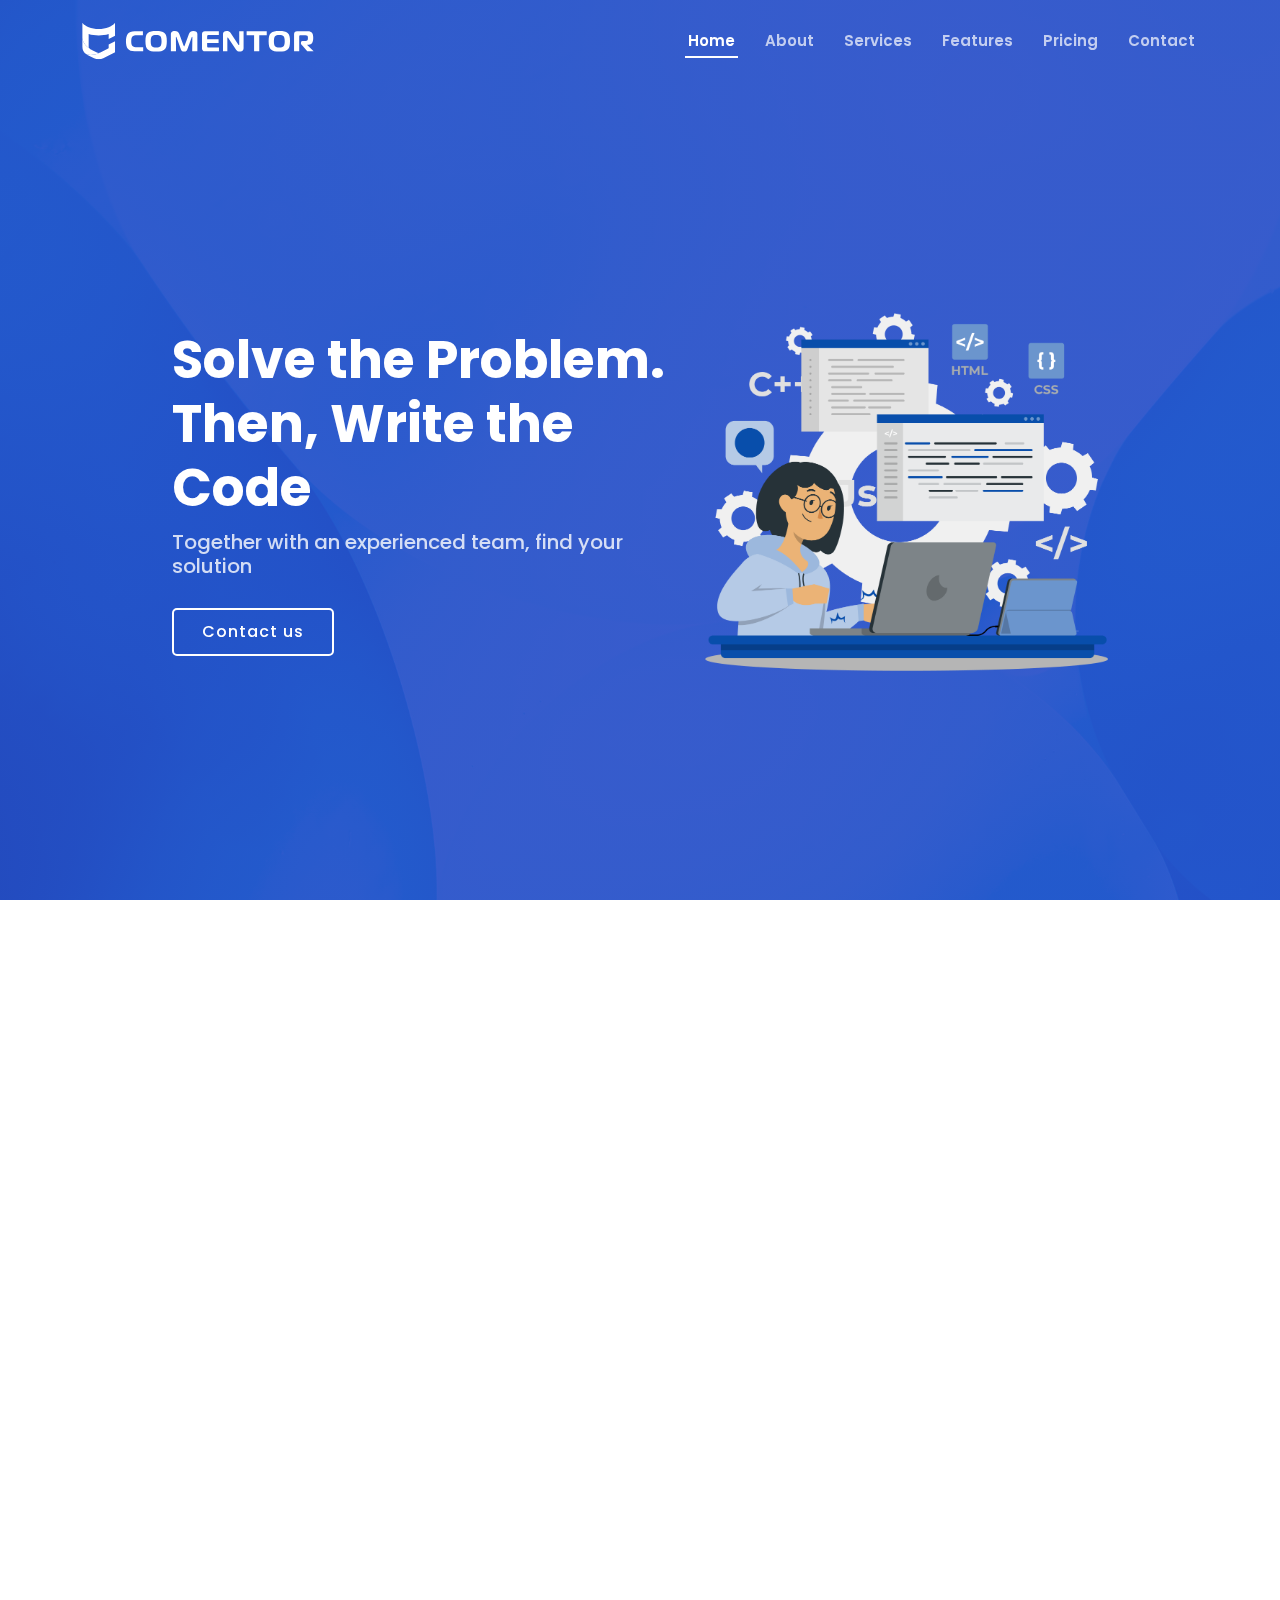
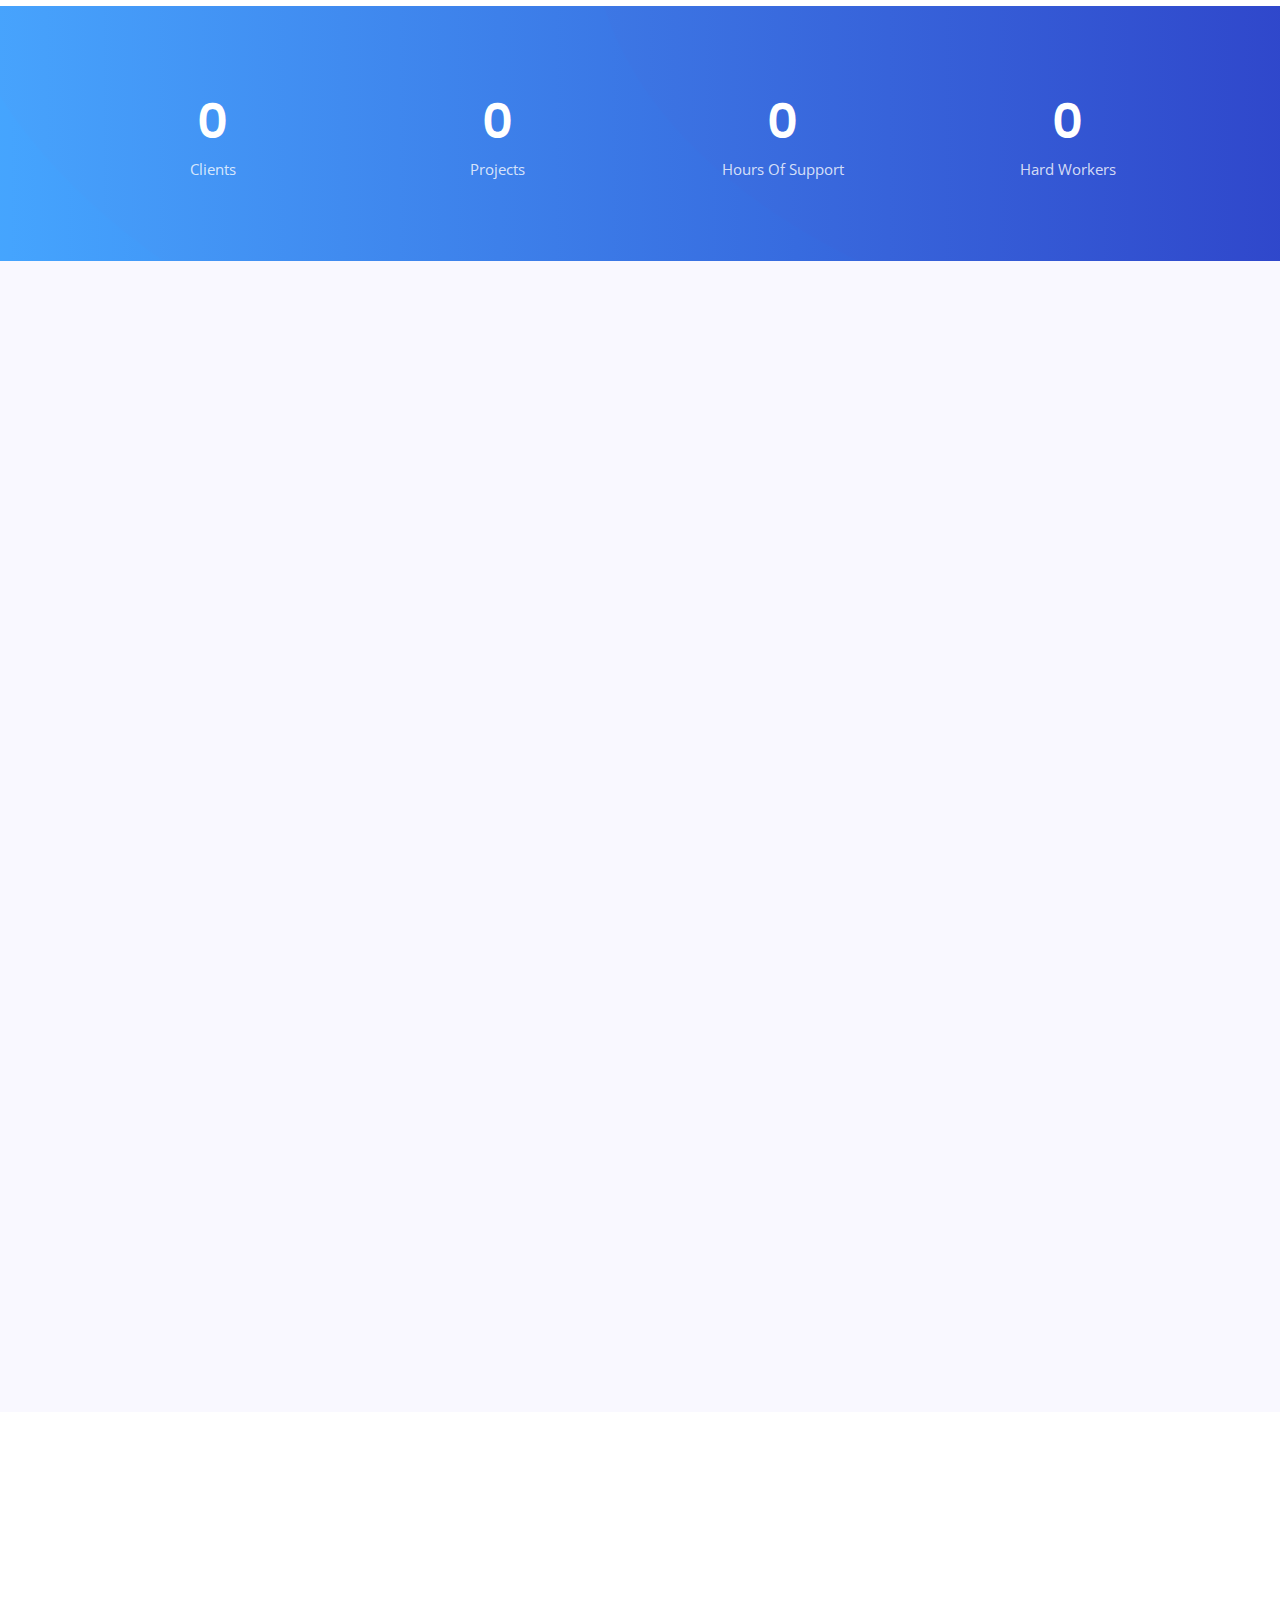
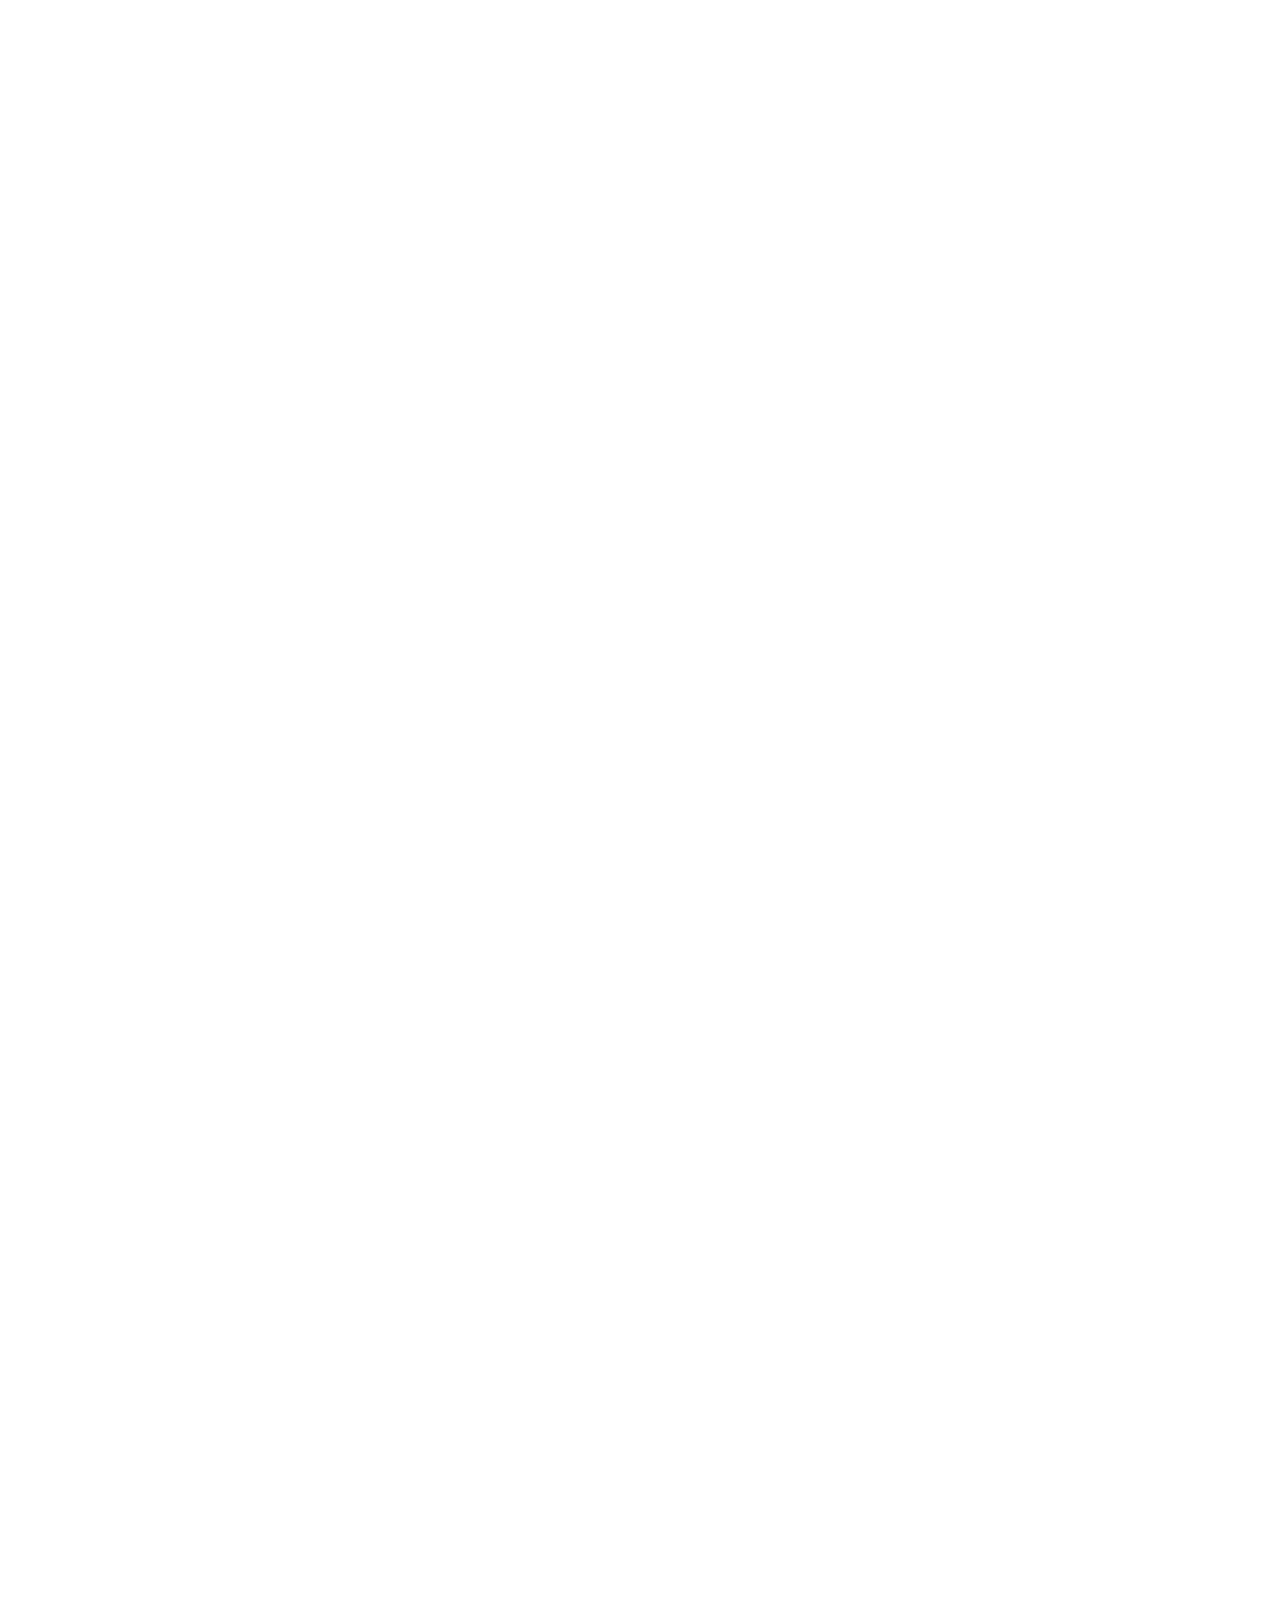
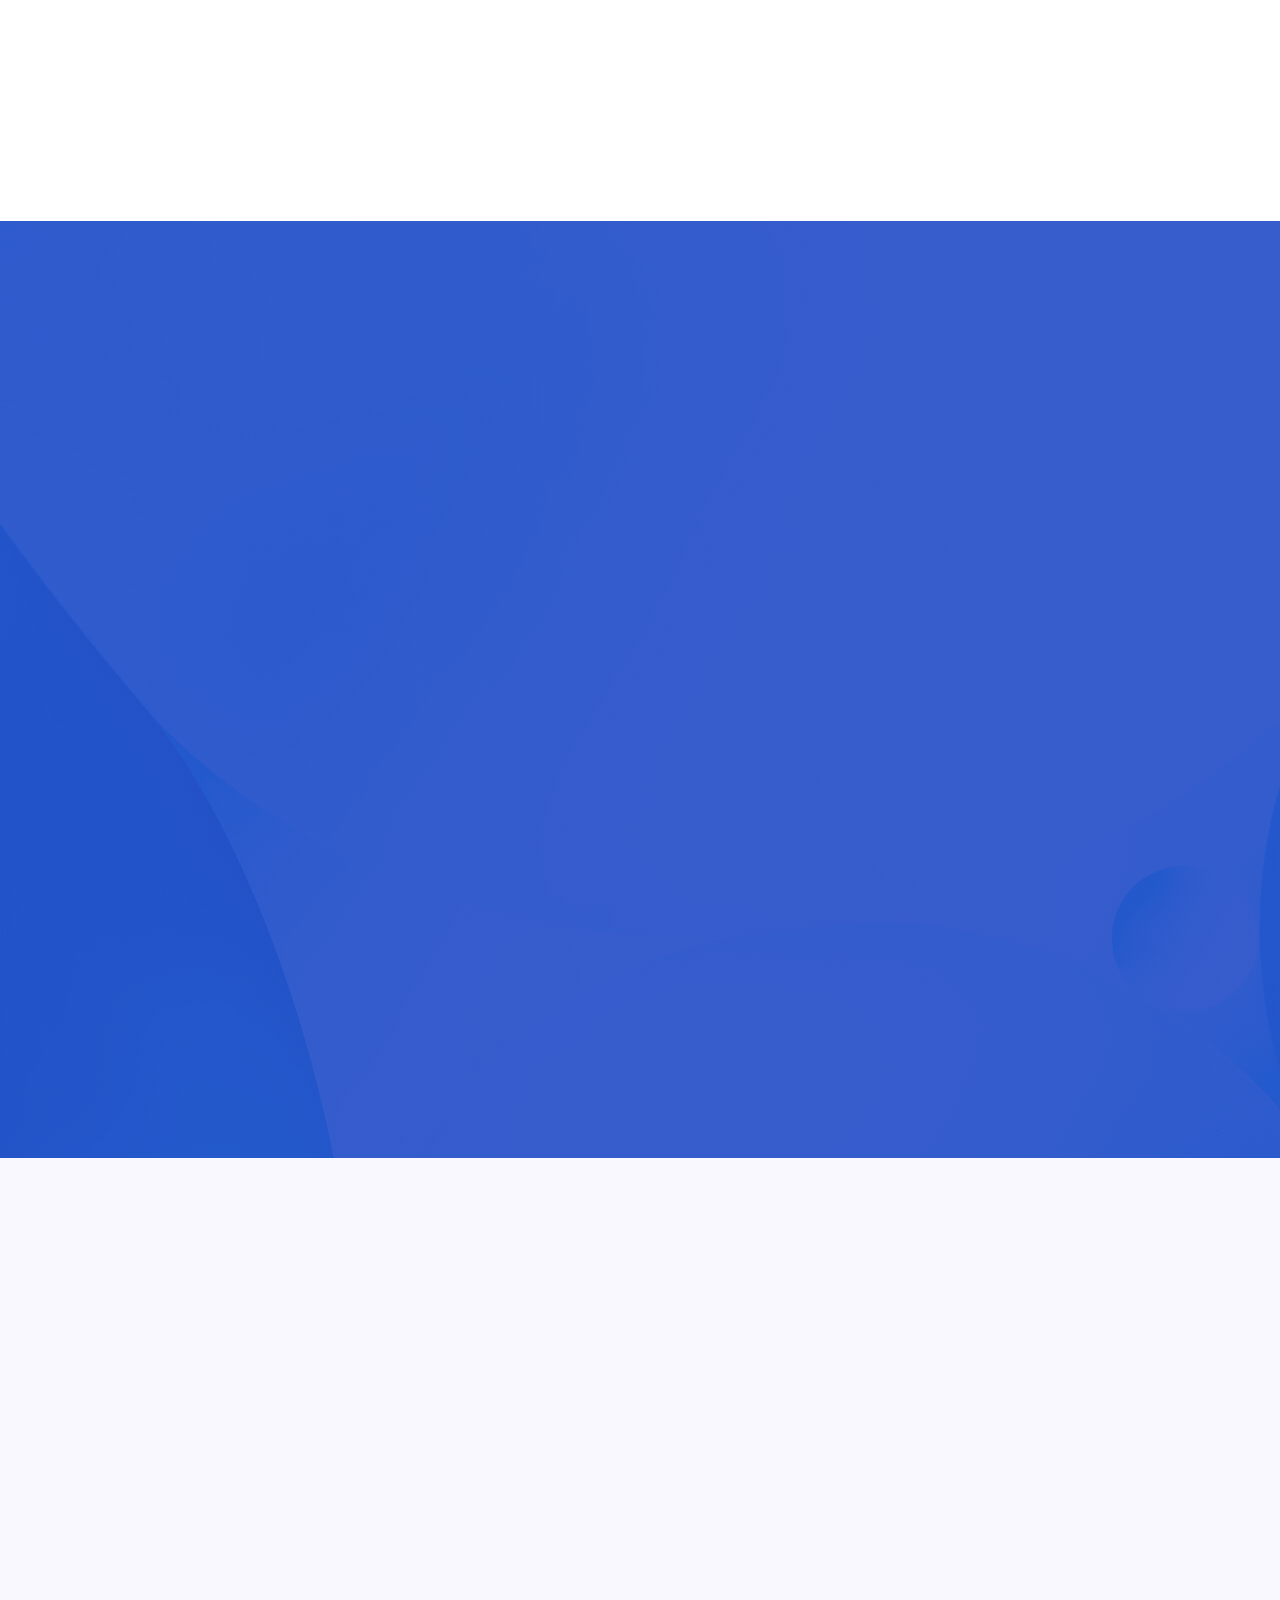
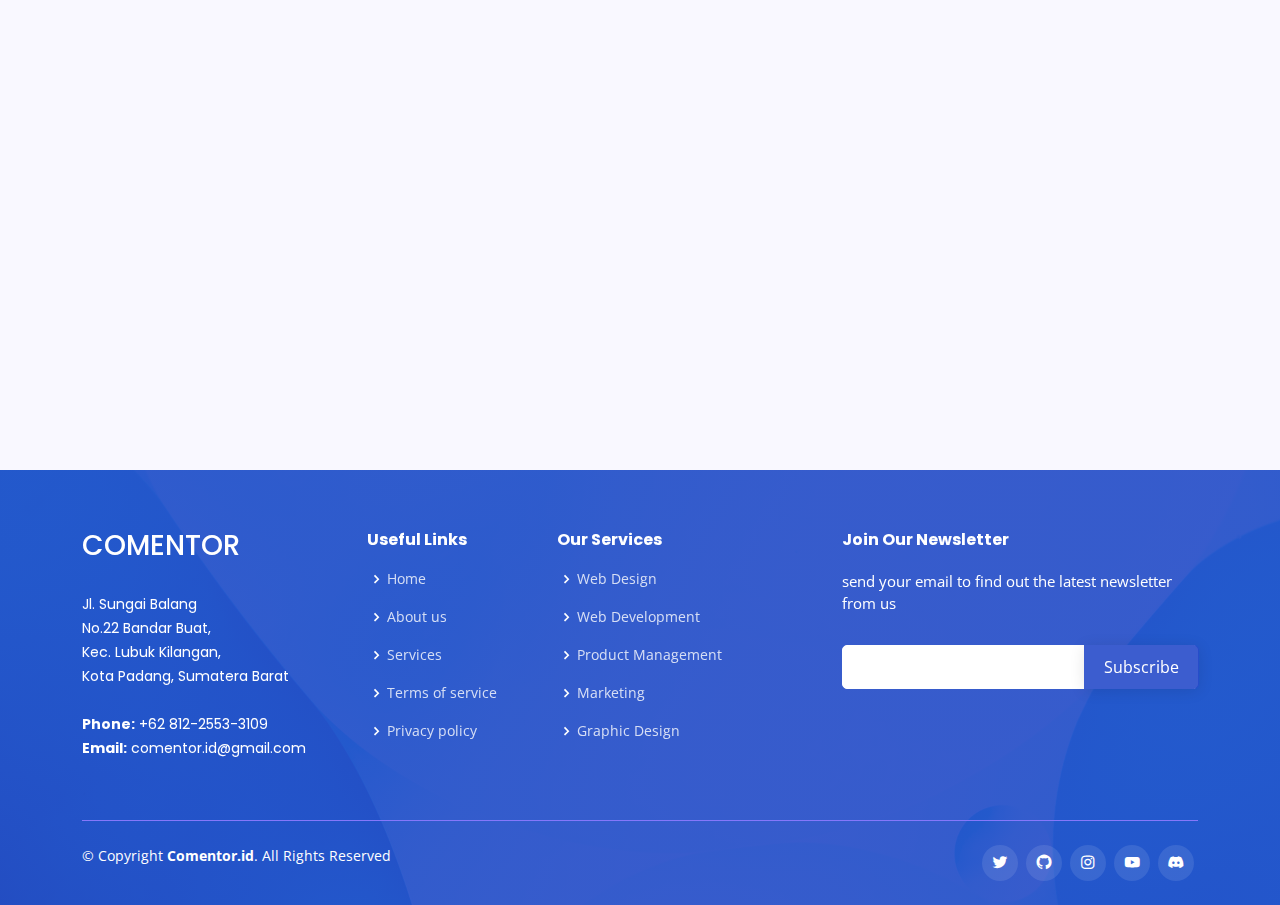
<file: public/index.html>
<!DOCTYPE html>
<html lang="en">

<head>
  <meta charset="utf-8">
  <meta content="width=device-width, initial-scale=1.0" name="viewport">

  <title>Comentor - IT Traning Center</title>
  <meta content="" name="description">
  <meta content="" name="keywords">

  <!-- Favicons -->
  <link href="assets/img/fa-icon.svg" rel="icon">
  <link href="assets/img/fa-icon.svg" rel="apple-touch-icon">

  <!-- Google Fonts -->
  <link href="https://fonts.googleapis.com/css?family=Open+Sans:300,300i,400,400i,600,600i,700,700i|Roboto:300,300i,400,400i,500,500i,600,600i,700,700i|Poppins:300,300i,400,400i,500,500i,600,600i,700,700i" rel="stylesheet">

  <!-- Vendor CSS Files -->
  <link href="assets/vendor/aos/aos.css" rel="stylesheet">
  <link href="assets/vendor/bootstrap/css/bootstrap.min.css" rel="stylesheet">
  <link href="assets/vendor/bootstrap-icons/bootstrap-icons.css" rel="stylesheet">
  <link href="assets/vendor/boxicons/css/boxicons.min.css" rel="stylesheet">
  <link href="assets/vendor/glightbox/css/glightbox.min.css" rel="stylesheet">
  <link href="assets/vendor/swiper/swiper-bundle.min.css" rel="stylesheet">

  <!-- Template Main CSS File -->
  <link href="assets/css/style.css" rel="stylesheet">
  <link rel="stylesheet" href="assets/floating-wpp.min.css">

  <style>
 
  </style>
</head>

<body>

  <!-- ======= Header ======= -->
  <header id="header" class="fixed-top ">
    <div class="container d-flex align-items-center justify-content-between">
      <!-- <h1 class="logo"><a href="index.html">Comentor</a></h1> -->
      <!-- Uncomment below if you prefer to use an image logo -->
      <a href="index.html" class="logo"><img src="assets/img/logo.svg" alt="" class="img-fluid brand-size" ></a>

      <nav id="navbar" class="navbar">
        <ul>
          <li><a class="nav-link scrollto active" href="#hero">Home</a></li>
          <li><a class="nav-link scrollto" href="#about">About</a></li>
          <li><a class="nav-link scrollto" href="#services">Services</a></li>
          <li><a class="nav-link scrollto" href="#features">Features</a></li>
          <li><a class="nav-link scrollto" href="#portfolio">Pricing</a></li>
          <li><a class="nav-link scrollto" href="#contact">Contact</a></li>
          <!-- <li><a class="nav-link scrollto" href="register.html">Register</a></li> -->
          <!-- <li><a class="getstarted scrollto" href="#portfolio">Pricing</a></li> -->
        </ul>
        <i class="bi bi-list mobile-nav-toggle"></i>
      </nav><!-- .navbar -->

    </div>
  </header><!-- End Header -->

  <!-- ======= Hero Section ======= -->
  <section id="hero" class="d-flex align-items-center">

    <div class="container-fluid" data-aos="fade-up">
      <div class="row justify-content-center">
        <div class="col-xl-5 col-lg-6 pt-3 pt-lg-0 order-2 order-lg-1 d-flex flex-column justify-content-center">
          <h1>Solve the Problem. Then, Write the Code</h1>
          <h2>Together with an experienced team, find your solution</h2>
          <div><a  href="https://api.whatsapp.com/send/?phone=6281225533109&type=phone_number&app_absent=0" class="btn-get-started scrollto"> Contact us</a></div>
        </div>
        <div class="col-xl-4 col-lg-6 order-1 order-lg-2 hero-img" data-aos="zoom-in" data-aos-delay="150">
          <img src="assets/img/hero-img.png" class="img-fluid animated" alt="">
        </div>
      </div>
    </div>

  </section><!-- End Hero -->

  <main id="main">

    <!-- ======= About Section ======= -->
    <section id="about" class="about">
      <div class="container">

        <div class="row">
          <div class="col-lg-6 order-1 order-lg-2" data-aos="zoom-in" data-aos-delay="150" >
            <img src="assets/img/logo-blue.svg" class="img-fluid" alt="" style="border-radius: 15px;padding: 20px;">
          </div>
          <div class="col-lg-6 pt-4 pt-lg-0 order-2 order-lg-1 content" data-aos="fade-right">
            <h3>Apa itu Comentor??</h3>
            <p class="fst-italic" style="text-align: justify;">
             Comentor merupakan perusahaan yang bergerak di bidang Teknologi, yang memberikan berbagai macam jasa yang anda perlukan untuk kebutuhan pribadi anda atau kebutuhan perusahaan anda
            </p>
            <p class="fst-italic" style="text-align: justify;">
              Comentor memberikan pelayanan terbaik dan memuaskan untuk anda yang ingin memulai, menemukan solusi permasalahan anda seputar dunia IT bahkan bagi anda yang ingin menggunakan jasa kami untuk membuat software yang anda butuhkan. 
             </p>
             <p class="fst-italic" style="text-align: justify;">
              Berbagai jenis jasa yang kami berikan :
            </p>
            <ul>
              <li><i class="bi bi-check-circle"></i> Jasa Bootcamp/IT Traning Center</li>
              <li><i class="bi bi-check-circle"></i> Software Development</li>
              <li><i class="bi bi-check-circle"></i> Coworking Space.</li>
            </ul>
            <a  href="https://api.whatsapp.com/send/?phone=6281225533109&type=phone_number&app_absent=0" class="read-more">Contact us <i class="bi bi-long-arrow-right"></i></a>
          </div>
        </div>

      </div>
    </section><!-- End About Section -->

    <!-- ======= Counts Section ======= -->
    <section id="counts" class="counts">
      <div class="container">

        <div class="row counters">

          <div class="col-lg-3 col-6 text-center">
            <span data-purecounter-start="0" data-purecounter-end="0" data-purecounter-duration="1" class="purecounter"></span>
            <p>Clients</p>
          </div>

          <div class="col-lg-3 col-6 text-center">
            <span data-purecounter-start="0" data-purecounter-end="0" data-purecounter-duration="1" class="purecounter"></span>
            <p>Projects</p>
          </div>

          <div class="col-lg-3 col-6 text-center">
            <span data-purecounter-start="0" data-purecounter-end="0" data-purecounter-duration="1" class="purecounter"></span>
            <p>Hours Of Support</p>
          </div>

          <div class="col-lg-3 col-6 text-center">
            <span data-purecounter-start="0" data-purecounter-end="5" data-purecounter-duration="1" class="purecounter"></span>
            <p>Hard Workers</p>
          </div>

        </div>

      </div>
    </section><!-- End Counts Section -->

    <!-- ======= Services Section ======= -->
    <section id="services" class="services section-bg">
      <div class="container" data-aos="fade-up">

        <div class="section-title">
          <h2>Services</h2>
          <p>Berbagai macam service yang Comentor berikan sesuai kebutuhan anda</p>
        </div>

        <div class="row gy-4">
          <div class="col-lg-4 col-md-6 d-flex align-items-stretch" data-aos="zoom-in" data-aos-delay="100">
            <div class="icon-box iconbox-blue">
              <div class="icon">
                <svg width="100" height="100" viewBox="0 0 600 600" xmlns="http://www.w3.org/2000/svg">
                  <path stroke="none" stroke-width="0" fill="#f5f5f5" d="M300,521.0016835830174C376.1290562159157,517.8887921683347,466.0731472004068,529.7835943286574,510.70327084640275,468.03025145048787C554.3714126377745,407.6079735673963,508.03601936045806,328.9844924480964,491.2728898941984,256.3432110539036C474.5976632858925,184.082847569629,479.9380746630129,96.60480741107993,416.23090153303,58.64404602377083C348.86323505073057,18.502131276798302,261.93793281208167,40.57373210992963,193.5410806939664,78.93577620505333C130.42746243093433,114.334589627462,98.30271207620316,179.96522072025542,76.75703585869454,249.04625023123273C51.97151888228291,328.5150500222984,13.704378332031375,421.85034740162234,66.52175969318436,486.19268352777647C119.04800174914682,550.1803526380478,217.28368757567262,524.383925680826,300,521.0016835830174"></path>
                </svg>
                <i class="bx bxl-php"></i>
              </div>
              <h4><a  href="https://api.whatsapp.com/send/?phone=6281225533109&type=phone_number&app_absent=0">Kelas PHP</a></h4>
              <p>Anda akan mempelajari fundamental PHP, framework PHP, Hingga memanagement cointainer menggunakan docker dan kubernetes</p>
            </div>
          </div>

          <div class="col-lg-4 col-md-6 d-flex align-items-stretch" data-aos="zoom-in" data-aos-delay="200">
            <div class="icon-box iconbox-yellow ">
              <div class="icon">
                <svg width="100" height="100" viewBox="0 0 600 600" xmlns="http://www.w3.org/2000/svg">
                  <path stroke="none" stroke-width="0" fill="#f5f5f5" d="M300,582.0697525312426C382.5290701553225,586.8405444964366,449.9789794690241,525.3245884688669,502.5850820975895,461.55621195738473C556.606425686781,396.0723002908107,615.8543463187945,314.28637112970534,586.6730223649479,234.56875336149918C558.9533121215079,158.8439757836574,454.9685369536778,164.00468322053177,381.49747125262974,130.76875717737553C312.15926192815925,99.40240125094834,248.97055460311594,18.661163978235184,179.8680185752513,50.54337015887873C110.5421016452524,82.52863877960104,119.82277516462835,180.83849132639028,109.12597500060166,256.43424936330496C100.08760227029461,320.3096726198365,92.17705696193138,384.0621239912766,124.79988738764834,439.7174275375508C164.83382741302287,508.01625554203684,220.96474134820875,577.5009287672846,300,582.0697525312426"></path>
                </svg>
                <i class="bx bxl-python"></i>
              </div>
              <h4><a  href="https://api.whatsapp.com/send/?phone=6281225533109&type=phone_number&app_absent=0">Kelas Python</a></h4>
              <p>Anda akan mempelajari fundamental Python, framework Python,  Hingga memanagement cointainer menggunakan docker dan kubernetes</p>
            </div>
          </div>

          <div class="col-lg-4 col-md-6 d-flex align-items-stretch" data-aos="zoom-in" data-aos-delay="300">
            <div class="icon-box iconbox-blue">
              <div class="icon">
                <svg width="100" height="100" viewBox="0 0 600 600" xmlns="http://www.w3.org/2000/svg">
                  <path stroke="none" stroke-width="0" fill="#f5f5f5" d="M300,541.5067337569781C382.14930387511276,545.0595476570109,479.8736841581634,548.3450877840088,526.4010558755058,480.5488172755941C571.5218469581645,414.80211281144784,517.5187510058486,332.0715597781072,496.52539010469104,255.14436215662573C477.37192572678356,184.95920475031193,473.57363656557914,105.61284051026155,413.0603344069578,65.22779650032875C343.27470386102294,18.654635553484475,251.2091493199835,5.337323636656869,175.0934190732945,40.62881213300186C97.87086631185822,76.43348514350839,51.98124368387456,156.15599469081315,36.44837278890362,239.84606092416172C21.716077023791087,319.22268207091537,43.775223500013084,401.1760424656574,96.891909868211,461.97329694683043C147.22146801428983,519.5804099606455,223.5754009179313,538.201503339737,300,541.5067337569781"></path>
                </svg>
                <i class="bx bxl-flutter"></i>
              </div>
              <h4><a  href="https://api.whatsapp.com/send/?phone=6281225533109&type=phone_number&app_absent=0">Kelas Flutter</a></h4>
              <p>Anda akan mempelajari penggunaaan bahasa Dart didalam flutter</p>
            </div>
          </div>

          <div class="col-lg-4 col-md-6 d-flex align-items-stretch" data-aos="zoom-in" data-aos-delay="100">
            <div class="icon-box iconbox-blue">
              <div class="icon">
                <svg width="100" height="100" viewBox="0 0 600 600" xmlns="http://www.w3.org/2000/svg">
                  <path stroke="none" stroke-width="0" fill="#f5f5f5" d="M300,503.46388370962813C374.79870501325706,506.71871716319447,464.8034551963731,527.1746412648533,510.4981551193396,467.86667711651364C555.9287308511215,408.9015244558933,512.6030010748507,327.5744911775523,490.211057578863,256.5855673507754C471.097692560561,195.9906835881958,447.69079081568157,138.11976852964426,395.19560036434837,102.3242989838813C329.3053358748298,57.3949838291264,248.02791733380457,8.279543830951368,175.87071277845988,42.242879143198664C103.41431057327972,76.34704239035025,93.79494320519305,170.9812938413882,81.28167332365135,250.07896920659033C70.17666984294237,320.27484674793965,64.84698225790005,396.69656628748305,111.28512138212992,450.4950937839243C156.20124167950087,502.5303643271138,231.32542653798444,500.4755392045468,300,503.46388370962813"></path>
                </svg>
                <i class="bx bxl-postgresql"></i>
              </div>
              <h4><a  href="https://api.whatsapp.com/send/?phone=6281225533109&type=phone_number&app_absent=0">Kelas SQL</a></h4>
              <p>Anda akan mempelajari cara berinteraksi dengan database Mysql, PostgreSql, atau bahkan menggunakan database yang dihosting di cloud</p>
            </div>
          </div>

          <div class="col-lg-4 col-md-6 d-flex align-items-stretch" data-aos="zoom-in" data-aos-delay="200">
            <div class="icon-box iconbox-pink">
              <div class="icon">
                <svg width="100" height="100" viewBox="0 0 600 600" xmlns="http://www.w3.org/2000/svg">
                  <path stroke="none" stroke-width="0" fill="#f5f5f5" d="M300,532.3542879108572C369.38199826031484,532.3153073249985,429.10787420159085,491.63046689027357,474.5244479745417,439.17860296908856C522.8885846962883,383.3225815378663,569.1668002868075,314.3205725914397,550.7432151929288,242.7694973846089C532.6665558377875,172.5657663291529,456.2379748765914,142.6223662098291,390.3689995646985,112.34683881706744C326.66090330228417,83.06452184765237,258.84405631176094,53.51806209861945,193.32584062364296,78.48882559362697C121.61183558270385,105.82097193414197,62.805066853699245,167.19869350419734,48.57481801355237,242.6138429142374C34.843463184063346,315.3850353017275,76.69343916112496,383.4422959591041,125.22947124332185,439.3748458443577C170.7312796277747,491.8107796887764,230.57421082200815,532.3932930995766,300,532.3542879108572"></path>
                </svg>
                <i class="bx bxl-figma"></i>
              </div>
              <h4><a  href="https://api.whatsapp.com/send/?phone=6281225533109&type=phone_number&app_absent=0">Kelas UI/UX</a></h4>
              <p>Anda akan mempelajari pembuatan UI/UX dari sebuah aplikasi berbasis web dan mobile</p>
            </div>
          </div>

          <div class="col-lg-4 col-md-6 d-flex align-items-stretch" data-aos="zoom-in" data-aos-delay="300">
            <div class="icon-box iconbox-orange">
              <div class="icon">
                <svg width="100" height="100" viewBox="0 0 600 600" xmlns="http://www.w3.org/2000/svg">
                  <path stroke="none" stroke-width="0" fill="#f5f5f5" d="M300,566.797414625762C385.7384707136149,576.1784315230908,478.7894351017131,552.8928747891023,531.9192734346935,484.94944893311C584.6109503024035,417.5663521118492,582.489472248146,322.67544863468447,553.9536738515405,242.03673114598146C529.1557734026468,171.96086150256528,465.24506316201064,127.66468636344209,395.9583748389544,100.7403814666027C334.2173773831606,76.7482773500951,269.4350130405921,84.62216499799875,207.1952322260088,107.2889140133804C132.92018162631612,134.33871894543012,41.79353780512637,160.00259165414826,22.644507872594943,236.69541883565114C3.319112789854554,314.0945973066697,72.72355303640163,379.243833228382,124.04198916343866,440.3218312028393C172.9286146004772,498.5055451809895,224.45579914871206,558.5317968840102,300,566.797414625762"></path>
                </svg>
                <i class="bx bxl-apple"></i>
              </div>
              <h4><a  href="https://api.whatsapp.com/send/?phone=6281225533109&type=phone_number&app_absent=0">Kelas iOS</a></h4>
              <p>Anda akan mempelajari bahasa pemograman Swift untuk iOS, iPadOS, macOS, tvOS, and watchOS</p>
            </div>
          </div>

        </div>

      </div>
    </section><!-- End Services Section -->

    <!-- ======= Features Section ======= -->
    <section id="features" class="features">
      <div class="container" data-aos="fade-up">

        <div class="section-title">
          <h2>Features</h2>
          <!-- <p>Fasilitas dan Layanan yang anda dapatkan untuk setiap service kami</p> -->
        </div>

        <div class="row">
          <div class="col-lg-6 order-2 order-lg-1 d-flex flex-column align-items-lg-center">
            <div class="row">
              <div class="col-lg-6">
                <div class="icon-box mt-5 mt-lg-0" data-aos="fade-up" data-aos-delay="100">
                  <i class="bx bx-play-circle"></i>
                  <h4 style="font-weight: 600;padding: 5px;">Weekly Challenge</h4>
                </div>
                <div class="icon-box mt-5" data-aos="fade-up" data-aos-delay="100">
                  <i class="bx bx-cube-alt"></i>
                  <h4 style="font-weight: 600;padding: 5px;">Final Challenge</h4>
                </div>
                <div class="icon-box mt-5" data-aos="fade-up" data-aos-delay="100">
                  <i class="bx bx-user-voice"></i>
                  <h4 style="font-weight: 600;padding: 5px;">Sharing Session with Expert</h4>
                </div>
                <div class="icon-box mt-5" data-aos="fade-up" data-aos-delay="100">
                  <i class="bx bx-user-pin"></i>
                  <h4 style="font-weight: 600;padding: 5px;">Pairing with Expert</h4>
                </div>
                <div class="icon-box mt-5" data-aos="fade-up" data-aos-delay="100">
                  <i class="bx bx-wifi"></i>
                  <h4 style="font-weight: 600;padding: 5px;">Free Internet</h4>
                </div>
                <div class="icon-box mt-5" data-aos="fade-up" data-aos-delay="100">
                  <i class="bx bx-user-check"></i>
                  <h4 style="font-weight: 600;padding: 5px;">1 on 1 Mentoring</h4>
                </div>
                <div class="icon-box mt-5" data-aos="fade-up" data-aos-delay="100">
                  <i class="bx bx-cog"></i>
                  <h4 style="font-weight: 600;padding: 5px;">Learn tools commonly used by startup companies</h4>
                </div>
              </div>
              <div class="col-lg-6">
                <div class="icon-box mt-5" data-aos="fade-up" data-aos-delay="100">
                  <i class="bx bx-code-block"></i>
                  <h4 style="font-weight: 600;padding: 5px;">Full access course</h4>
                </div>
                <div class="icon-box mt-5" data-aos="fade-up" data-aos-delay="100">
                  <i class="bx bx-selection"></i>
                  <h4 style="font-weight: 600;padding: 5px;">Job Recomendation</h4>
                </div>
                <div class="icon-box mt-5" data-aos="fade-up" data-aos-delay="100">
                  <i class="bx bx-coffee"></i>
                  <h4 style="font-weight: 600;padding: 5px;">Free Coffe</h4>
                </div>
                <div class="icon-box mt-5" data-aos="fade-up" data-aos-delay="100">
                  <i class="bx bxl-stack-overflow"></i>
                  <h4 style="font-weight: 600;padding: 5px;">Membership CoWorking space</h4>
                </div>
                <div class="icon-box mt-5" data-aos="fade-up" data-aos-delay="100">
                  <i class="bx bx-analyse"></i>
                  <h4 style="font-weight: 600;padding: 5px;">Interview preparation</h4>
                </div>
                <div class="icon-box mt-5" data-aos="fade-up" data-aos-delay="100">
                  <i class="bx bx-brain"></i>
                  <h4 style="font-weight: 600;padding: 5px;">Career Coaching</h4>
                </div>
                <div class="icon-box mt-5" data-aos="fade-up" data-aos-delay="100">
                  <i class="bx bx-shield"></i>
                  <h4 style="font-weight: 600;padding: 5px;">100% working guarentee</h4>
                </div>
              </div>
            </div>
           
          </div>
          <div class="image col-lg-6 order-1 order-lg-2 " data-aos="zoom-in" data-aos-delay="100">
            <img src="assets/img/features.jpg" alt="" class="img-fluid">
          </div>
        </div>

      </div>
    </section><!-- End Features Section -->

    <!-- ======= Testimonials Section ======= -->
    <!-- <section id="testimonials" class="testimonials section-bg">
      <div class="container" data-aos="fade-up">

        <div class="section-title">
          <h2>Testimonials</h2>
          <p>Magnam dolores commodi suscipit. Necessitatibus eius consequatur ex aliquid fuga eum quidem. Sit sint consectetur velit. Quisquam quos quisquam cupiditate. Et nemo qui impedit suscipit alias ea. Quia fugiat sit in iste officiis commodi quidem hic quas.</p>
        </div>

        <div class="testimonials-slider swiper" data-aos="fade-up" data-aos-delay="100">
          <div class="swiper-wrapper">

            <div class="swiper-slide">
              <div class="testimonial-item">
                <p>
                  <i class="bx bxs-quote-alt-left quote-icon-left"></i>
                  Proin iaculis purus consequat sem cure digni ssim donec porttitora entum suscipit rhoncus. Accusantium quam, ultricies eget id, aliquam eget nibh et. Maecen aliquam, risus at semper.
                  <i class="bx bxs-quote-alt-right quote-icon-right"></i>
                </p>
                <img src="assets/img/testimonials/testimonials-1.jpg" class="testimonial-img" alt="">
                <h3>Saul Goodman</h3>
                <h4>Ceo &amp; Founder</h4>
              </div>
            </div>

            <div class="swiper-slide">
              <div class="testimonial-item">
                <p>
                  <i class="bx bxs-quote-alt-left quote-icon-left"></i>
                  Export tempor illum tamen malis malis eram quae irure esse labore quem cillum quid cillum eram malis quorum velit fore eram velit sunt aliqua noster fugiat irure amet legam anim culpa.
                  <i class="bx bxs-quote-alt-right quote-icon-right"></i>
                </p>
                <img src="assets/img/testimonials/testimonials-2.jpg" class="testimonial-img" alt="">
                <h3>Sara Wilsson</h3>
                <h4>Designer</h4>
              </div>
            </div>

            <div class="swiper-slide">
              <div class="testimonial-item">
                <p>
                  <i class="bx bxs-quote-alt-left quote-icon-left"></i>
                  Enim nisi quem export duis labore cillum quae magna enim sint quorum nulla quem veniam duis minim tempor labore quem eram duis noster aute amet eram fore quis sint minim.
                  <i class="bx bxs-quote-alt-right quote-icon-right"></i>
                </p>
                <img src="assets/img/testimonials/testimonials-3.jpg" class="testimonial-img" alt="">
                <h3>Jena Karlis</h3>
                <h4>Store Owner</h4>
              </div>
            </div>

            <div class="swiper-slide">
              <div class="testimonial-item">
                <p>
                  <i class="bx bxs-quote-alt-left quote-icon-left"></i>
                  Fugiat enim eram quae cillum dolore dolor amet nulla culpa multos export minim fugiat minim velit minim dolor enim duis veniam ipsum anim magna sunt elit fore quem dolore labore.
                  <i class="bx bxs-quote-alt-right quote-icon-right"></i>
                </p>
                <img src="assets/img/testimonials/testimonials-4.jpg" class="testimonial-img" alt="">
                <h3>Matt Brandon</h3>
                <h4>Freelancer</h4>
              </div>
            </div>

            <div class="swiper-slide">
              <div class="testimonial-item">
                <p>
                  <i class="bx bxs-quote-alt-left quote-icon-left"></i>
                  Quis quorum aliqua sint quem legam fore sunt eram irure aliqua veniam tempor noster veniam enim culpa labore duis sunt culpa nulla illum cillum fugiat legam esse veniam culpa.
                  <i class="bx bxs-quote-alt-right quote-icon-right"></i>
                </p>
                <img src="assets/img/testimonials/testimonials-5.jpg" class="testimonial-img" alt="">
                <h3>John Larson</h3>
                <h4>Entrepreneur</h4>
              </div>
            </div>

          </div>
          <div class="swiper-pagination"></div>
        </div>

      </div>
    </section> -->
    <!-- End Testimonials Section -->


    <!-- pricing -->
    <section id="portfolio" class="portfolio">
      <div class="container" data-aos="fade-up">
        <div class="section-title">
          <h2>Pricing</h2>
          <!-- <p>Berikut biaya yang kami berikan sesuai kebutuhan anda</p> -->
        </div>

        <div class="row">
          <div class="col-lg-12 d-flex justify-content-center">
            <ul id="portfolio-flters">
              <!-- <li data-filter="*" class="filter-active">All</li> -->
              <li data-filter=".filter-php" class="filter-active" id="php">PHP</li>
              <li data-filter=".filter-py">Python</li>
              <li data-filter=".filter-flutter">Flutter</li>
              <li data-filter=".filter-ui">UI/UX</li>
              <li data-filter=".filter-ios">iOS</li>
            </ul>
          </div>
        </div>

        <div class="row portfolio-container">
          <div class="col-lg-4 col-md-6 portfolio-item filter-php">
            <div id="pricing" class="pricing section-bg">
            <div class="box">
              <h3> <i class="bx bxl-php"></i> Beginner <small>/ 1 bulan</small></h3>
              <!-- <h4><sup>Rp. </sup>2.000.000 -,<span> / 1 bulan</span></h4> -->
              <h4> </h4>
              <ul>
                <li>HTML + CSS</li>
                <li>PHP Fundamental</li>
                <li>Laravel (PHP Framework)</li>
                <li>Git</li>
                <li>Deploy app to Server</li>
                <li class="na">RestApi with Laravel</li>
                <li class="na">Redis Server</li>
                <li class="na">In-Memory Caching (Laravel + Redis)</li>
                <li class="na">Dockerization</li>
                <li class="na">AWS Cloud Service</li>
                <li class="na">Kubernetes</li>
                <li class="na">CI/CD Pipeline</li>
              </ul>
              <div class="btn-wrap">
                <a  href="https://api.whatsapp.com/send/?phone=6281225533109&type=phone_number&app_absent=0" class="btn-buy">Contact us</a>
              </div>
            </div>
          </div>
          </div>

          <div class="col-lg-4 col-md-6 portfolio-item filter-php">
            <div id="pricing" class="pricing section-bg">
            <div class="box featured">
              <h3><i class="bx bxl-php"></i> Intermediate <small>/ 3 bulan</small></h3>
              <!-- <h4><sup>Rp. </sup>5.000.000 -,<span> / 3 bulan</span></h4> -->
              <ul>
                <li>HTML + CSS</li>
                <li>PHP Fundamental</li>
                <li>Laravel (PHP Framework)</li>
                <li>Git</li>
                <li>Deploy app to Server</li>
                <li>RestApi with Laravel</li>
                <li>Redis Server</li>
                <li>In-Memory Caching (Laravel + Redis)</li>
                <li class="na">Dockerization</li>
                <li class="na">AWS Cloud Service</li>
                <li class="na">Kubernetes</li>
                <li class="na">CI/CD Pipeline</li>
              </ul>
              <div class="btn-wrap">
                <a  href="https://api.whatsapp.com/send/?phone=6281225533109&type=phone_number&app_absent=0" class="btn-buy">Contact us</a>
              </div>
            </div>
          </div>
           
          </div>

          <div class="col-lg-4 col-md-6 portfolio-item filter-php">
            <div id="pricing" class="pricing section-bg">
            <div class="box ">
              <span class="advanced">premium</span>
              <h3><i class="bx bxl-php"></i> Advanced <small>/ 6 bulan</small></h3>
              <!-- <h4><sup>Rp. </sup>15.000.000 -,<span> / 6 bulan</span></h4> -->
              <ul>
                <li>HTML + CSS</li>
                <li>PHP Fundamental</li>
                <li>Laravel (PHP Framework)</li>
                <li>Git</li>
                <li>Deploy app to Server</li>
                <li>RestApi with Laravel</li>
                <li>Redis Server</li>
                <li>In-Memory Caching (Laravel + Redis)</li>
                <li>Dockerization</li>
                <li>AWS Cloud Service</li>
                <li>Kubernetes</li>
                <li>CI/CD Pipeline</li>
              </ul>
              <div class="btn-wrap">
                <a  href="https://api.whatsapp.com/send/?phone=6281225533109&type=phone_number&app_absent=0" class="btn-buy">Contact us</a>
              </div>
            </div>
          </div>
           
          </div>

          <div class="col-lg-4 col-md-6 portfolio-item filter-py">
            <div id="pricing" class="pricing section-bg">
              <div class="box">
                <h3><i class="bx bxl-python"></i> Beginner <small>/ 1 bulan</small></h3>
                <!-- <h4><sup>Rp. </sup>3.500.000 -,<span> / 1 bulan</span></h4> -->
                <ul>
                  <li>HTML + CSS</li>
                  <li>Python Fundamental</li>
                  <li>Django (Python Framework)</li>
                  <li>Git</li>
                  <li>Deploy app to Server</li>
                  <li class="na">RestApi with Django</li>
                  <li class="na">Redis Server</li>
                  <li class="na">In-Memory Caching (Django + Redis)</li>
                  <li class="na">Dockerization</li>
                  <li class="na">AWS Cloud Service</li>
                  <li class="na">Kubernetes</li>
                  <li class="na">CI/CD Pipeline</li>
                </ul>
                <div class="btn-wrap">
                  <a  href="https://api.whatsapp.com/send/?phone=6281225533109&type=phone_number&app_absent=0" class="btn-buy">Contact us</a>
                </div>
              </div>
            </div>
          </div>

          <div class="col-lg-4 col-md-6 portfolio-item filter-py">
            <div id="pricing" class="pricing section-bg">
              <div class="box featured">
                <h3><i class="bx bxl-python"></i> Intermediate <small>/ 3 bulan</small></h3>
                <!-- <h4><sup>Rp. </sup>8.000.000 -,<span> / 3 bulan</span></h4> -->
                <ul>
                  <li>HTML + CSS</li>
                  <li>Python Fundamental</li>
                  <li>Django (Python Framework)</li>
                  <li>Git</li>
                  <li>Deploy app to Server</li>
                  <li>RestApi with Django</li>
                  <li>Redis Server</li>
                  <li>In-Memory Caching (Django + Redis)</li>
                  <li class="na">Dockerization</li>
                  <li class="na">AWS Cloud Service</li>
                  <li class="na">Kubernetes</li>
                  <li class="na">CI/CD Pipeline</li>
                </ul>
                <div class="btn-wrap">
                  <a  href="https://api.whatsapp.com/send/?phone=6281225533109&type=phone_number&app_absent=0" class="btn-buy">Contact us</a>
                </div>
              </div>
            </div>
          </div>

          <div class="col-lg-4 col-md-6 portfolio-item filter-py">
            <div id="pricing" class="pricing section-bg">
            <div class="box ">
              <span class="advanced">premium</span>
              <h3><i class="bx bxl-python"></i> Advanced <small>/ 6 bulan</small></h3>
              <!-- <h4><sup>Rp. </sup>18.000.000 -,<span> / 6 bulan</span></h4> -->
              <ul>
                <li>HTML + CSS</li>
                  <li>Python Fundamental</li>
                  <li>Django (Python Framework)</li>
                  <li>Git</li>
                  <li>Deploy app to Server</li>
                  <li>RestApi with Django</li>
                  <li>Redis Server</li>
                  <li>In-Memory Caching (Django + Redis)</li>
                  <li>Dockerization</li>
                  <li>AWS Cloud Service</li>
                  <li>Kubernetes</li>
                  <li>CI/CD Pipeline</li>
              </ul>
              <div class="btn-wrap">
                <a  href="https://api.whatsapp.com/send/?phone=6281225533109&type=phone_number&app_absent=0" class="btn-buy">Contact us</a>
              </div>
            </div>
          </div>
           
          </div>

          <div class="col-lg-4 col-md-6 portfolio-item filter-flutter">
            <div id="pricing" class="pricing section-bg">
              <div class="box">
                <h3><i class="bx bxl-flutter"></i> Beginner <small>/ 1 bulan</small></h3>
                <!-- <p><i class="text-primary text-center"><i class="bx bxs-alarm-exclamation"></i> Coming Soon...</i></p> -->
                <ul>
                  <li>Dart Fundamental</li>
                  <li>Flutter Framework</li>
                  <li>Git</li>
                  <li>Flutter Package</li>
                  <li class="na">Structuring Flutter Apps</li>
                  <li class="na">Firebase</li>
                  <li class="na">Deploy App to Google Play</li>
                  <li class="na">Web Socket</li>
                  <li class="na">CI/CD</li>
                </ul>
                <div class="btn-wrap">
                  <a  href="https://api.whatsapp.com/send/?phone=6281225533109&type=phone_number&app_absent=0" class="btn-buy">Contact us</a>
                </div>
              </div>
            </div>
          </div>

          <div class="col-lg-4 col-md-6 portfolio-item filter-flutter">
            <div id="pricing" class="pricing section-bg">
              <div class="box featured">
                <h3><i class="bx bxl-flutter"></i> Intermediate <small>/ 3 bulan</small></h3>
                <!-- <p><i class="text-primary text-center"><i class="bx bxs-alarm-exclamation"></i> Coming Soon...</i></p> -->
                <ul>
                  <li>Dart Fundamental</li>
                  <li>Flutter Framework</li>
                  <li>Git</li>
                  <li>Flutter Package</li>
                  <li>Structuring Flutter Apps</li>
                  <li>Firebase</li>
                  <li class="na">Deploy App to Google Play</li>
                  <li class="na">Web Socket</li>
                  <li class="na">CI/CD</li>
                </ul>
                <div class="btn-wrap">
                  <a  href="https://api.whatsapp.com/send/?phone=6281225533109&type=phone_number&app_absent=0" class="btn-buy">Contact us</a>
                </div>
              </div>
            </div>
          </div>

          <div class="col-lg-4 col-md-6 portfolio-item filter-flutter">
            <div id="pricing" class="pricing section-bg">
              <div class="box">
                <span class="advanced">premium</span>
                <h3><i class="bx bxl-flutter"></i> Advanced <small>/ 6 bulan</small></h3>
                <!-- <p><i class="text-primary text-center"><i class="bx bxs-alarm-exclamation"></i> Coming Soon...</i></p> -->
                <ul>
                  <li>Dart Fundamental</li>
                  <li>Flutter Framework</li>
                  <li>Git</li>
                  <li>Flutter Package</li>
                  <li>Structuring Flutter Apps</li>
                  <li>Firebase</li>
                  <li>Deploy App to Google Play</li>
                  <li>Web Socket</li>
                  <li>CI/CD</li>
                </ul>
                <div class="btn-wrap">
                  <a  href="https://api.whatsapp.com/send/?phone=6281225533109&type=phone_number&app_absent=0" class="btn-buy">Contact us</a>
                </div>
              </div>
            </div>
          </div>

          <div class="col-lg-4 col-md-6 portfolio-item filter-ui">
            <div id="pricing" class="pricing section-bg">
              <div class="box">
                <h3><i class="bx bxl-figma"></i> Beginner</h3>
                <p><i class="text-primary text-center"><i class="bx bxs-alarm-exclamation"></i> Coming Soon...</i></p>
              </div>
            </div>
          </div>

          <div class="col-lg-4 col-md-6 portfolio-item filter-ui">
            <div id="pricing" class="pricing section-bg">
              <div class="box featured">
                <h3><i class="bx bxl-figma"></i> Intermediate</h3>
                <p><i class="text-primary text-center"><i class="bx bxs-alarm-exclamation"></i> Coming Soon...</i></p>
              </div>
            </div>
          </div>

          <div class="col-lg-4 col-md-6 portfolio-item filter-ui">
            <div id="pricing" class="pricing section-bg">
              <div class="box">
                <span class="advanced">premium</span>
                <h3><i class="bx bxl-figma"></i> Advanced</h3>
                <p><i class="text-primary text-center"><i class="bx bxs-alarm-exclamation"></i> Coming Soon...</i></p>
              </div>
            </div>
          </div>

          <div class="col-lg-4 col-md-6 portfolio-item filter-ios">
            <div id="pricing" class="pricing section-bg">
              <div class="box">
                <h3><i class="bx bxl-apple"></i> Beginner</h3>
                <p><i class="text-primary text-center"><i class="bx bxs-alarm-exclamation"></i> Coming Soon...</i></p>
              </div>
            </div>
          </div>

          <div class="col-lg-4 col-md-6 portfolio-item filter-ios">
            <div id="pricing" class="pricing section-bg">
              <div class="box featured">
                <h3><i class="bx bxl-apple"></i> Intermediate</h3>
                <p><i class="text-primary text-center"><i class="bx bxs-alarm-exclamation"></i> Coming Soon...</i></p>
              </div>
            </div>
          </div>

          <div class="col-lg-4 col-md-6 portfolio-item filter-ios">
            <div id="pricing" class="pricing section-bg">
              <div class="box">
                <span class="advanced">premium</span>
                <h3><i class="bx bxl-apple"></i> Advanced</h3>
                <p><i class="text-primary text-center"><i class="bx bxs-alarm-exclamation"></i> Coming Soon...</i></p>
              </div>
            </div>
          </div>

        </div>
      </div>
    </section>
    <!-- endpricing -->

    <!-- ======= Frequently Asked Questions Section ======= -->
    <section id="faq" class="faq">
      <div class="container" data-aos="fade-up">

        <div class="section-title">
          <h2>Frequently Asked Questions</h2>
          <!-- <p>Magnam dolores commodi suscipit. Necessitatibus eius consequatur ex aliquid fuga eum quidem. Sit sint consectetur velit. Quisquam quos quisquam cupiditate. Et nemo qui impedit suscipit alias ea. Quia fugiat sit in iste officiis commodi quidem hic quas.</p> -->
        </div>

        <div class="faq-list">
          <ul>
            <li data-aos="fade-up" data-aos="fade-up" data-aos-delay="100">
              <i class="bx bx-help-circle icon-help"></i> <a data-bs-toggle="collapse" class="collapse" data-bs-target="#faq-list-1">Apakah saya bisa ikut program di Comentor jika tidak ada basic pemograman sama sekali? <i class="bx bx-chevron-down icon-show"></i><i class="bx bx-chevron-up icon-close"></i></a>
              <div id="faq-list-1" class="collapse show" data-bs-parent=".faq-list">
                <p>
                  Bisa banget, karna kita akan mengajarkan dan mendampingi talent
                </p>
              </div>
            </li>

            <li data-aos="fade-up" data-aos-delay="200">
              <i class="bx bx-help-circle icon-help"></i> <a data-bs-toggle="collapse" data-bs-target="#faq-list-2" class="collapsed">Apa beda Comentor dengan bootcamp lain?
                <i class="bx bx-chevron-down icon-show"></i><i class="bx bx-chevron-up icon-close"></i></a>
              <div id="faq-list-2" class="collapse" data-bs-parent=".faq-list">
                <p>
                  Di Comentor kita tidak hanya belajar namun juga membantu kamu untuk lebih mengenal diri sendiri dan mengetahui tujuan career yang ingin dicapai, Comentor  juga melakukan proses pelatihan secara luring/ langsung tatap muka di lokasi bootcamp, sehingga peserta akan lebih mudah memahami materi 
                </p>
              </div>
            </li>

            <li data-aos="fade-up" data-aos-delay="300">
              <i class="bx bx-help-circle icon-help"></i> <a data-bs-toggle="collapse" data-bs-target="#faq-list-3" class="collapsed">Apakah Comentor sudah berbadan hukum? <i class="bx bx-chevron-down icon-show"></i><i class="bx bx-chevron-up icon-close"></i></a>
              <div id="faq-list-3" class="collapse" data-bs-parent=".faq-list">
                <p>
                  Pastinya sudah dong
                </p>
              </div>
            </li>

            <li data-aos="fade-up" data-aos-delay="400">
              <i class="bx bx-help-circle icon-help"></i> <a data-bs-toggle="collapse" data-bs-target="#faq-list-4" class="collapsed">Apasaja syarat pendaftaran di Comentor? <i class="bx bx-chevron-down icon-show"></i><i class="bx bx-chevron-up icon-close"></i></a>
              <div id="faq-list-4" class="collapse" data-bs-parent=".faq-list">
                <p>
                  Harus memiliki motivasi yang kuat untuk mengikuti program bootcamp. sangat tidak di sarankan untuk peserta yang hanya ikut ikutan teman
                </p>
              </div>
            </li>

            <li data-aos="fade-up" data-aos-delay="500">
              <i class="bx bx-help-circle icon-help"></i> <a data-bs-toggle="collapse" data-bs-target="#faq-list-5" class="collapsed">Berapa batas usia untuk mengikuti program di Comentor? <i class="bx bx-chevron-down icon-show"></i><i class="bx bx-chevron-up icon-close"></i></a>
              <div id="faq-list-5" class="collapse" data-bs-parent=".faq-list">
                <p>
                  tidak ada batas usia selama masih semangat belajar dan memiliki motivasi yang kuat
                </p>
              </div>
            </li>

            <li data-aos="fade-up" data-aos-delay="500">
              <i class="bx bx-help-circle icon-help"></i> <a data-bs-toggle="collapse" data-bs-target="#faq-list-6" class="collapsed">Bagaimana sistem pembelajaran di bootcamp ini? <i class="bx bx-chevron-down icon-show"></i><i class="bx bx-chevron-up icon-close"></i></a>
              <div id="faq-list-6" class="collapse" data-bs-parent=".faq-list">
                <p>
                  kita akan menerapkan konsep Startup yang mana bertujuan untuk membiasakan diri untuk siap bekerja
                </p>
              </div>
            </li>

          </ul>
        </div>

      </div>
    </section><!-- End Frequently Asked Questions Section -->

    <!-- ======= Contact Section ======= -->
    <section id="contact" class="contact section-bg">
      <div class="container" data-aos="fade-up">

        <div class="section-title">
          <h2>Contact</h2>
        </div>

        <div class="row">
          <div class="col-lg-6">
            <div class="info-box mb-4">
              <i class="bx bx-map"></i>
              <h3>Our Address</h3>
              <p>Jl. Sungai Balang No.22 Bandar Buat, Kec. Lubuk Kilangan, Kota Padang, Sumatera Barat</p>
            </div>
          </div>

          <div class="col-lg-3 col-md-6">
            <div class="info-box  mb-4">
              <i class="bx bx-envelope"></i>
              <h3>Email Us</h3>
              <p>comentor.id@gmail.com</p>
            </div>
          </div>

          <div class="col-lg-3 col-md-6">
            <div class="info-box  mb-4">
              <i class="bx bx-phone-call"></i>
              <h3>Call Us</h3>
              <p>+62 812-2553-3109</p>
            </div>
          </div>
        </div>

        <div class="row">
          <div class="col-lg-6 ">
            <iframe class="mb-4 mb-lg-0" src="https://www.google.com/maps/embed?pb=!1m18!1m12!1m3!1d941.3441076041119!2d100.43459094913152!3d-0.9437025391817382!2m3!1f0!2f0!3f0!3m2!1i1024!2i768!4f13.1!3m3!1m2!1s0x2fd4b945e86ba047%3A0x833be97963c491af!2sCOMENTOR!5e0!3m2!1sen!2sid!4v1670407793203!5m2!1sen!2sid"  style="border:0;width: 100%; height: 384px;" allowfullscreen="" loading="lazy" referrerpolicy="no-referrer-when-downgrade"></iframe>
          </div>


          <div class="col-lg-6">
            <form action="mailto:comentor.id@gmail.com" method="post"   enctype="text/plain" style=' box-shadow: 0 0 30px rgba(214, 215, 216, 0.6);
            padding: 30px;
            background: #fff;'>
              <div class="row">
                <div class="col-md-6 form-group">
                  <input type="text" name="name" class="form-control"  placeholder="Your Name" required>
                </div>
                <div class="col-md-6 form-group mt-3 mt-md-0">
                  <input type="email" class="form-control" name="email"  placeholder="Your Email" required>
                </div>
              </div>
              <div class="form-group mt-3">
                <input type="text" class="form-control" name="subject"  placeholder="Subject" required>
              </div>
              <div class="form-group mt-3">
                <textarea class="form-control" name="message" rows="5" placeholder="Message" required></textarea>
              </div>
              <div class="text-center"><button type="submit" class="btn btn-primary mt-3" style='background: linear-gradient(42deg, #274bca 0%, #41a8fc 100%);
                display: inline-block;
                padding: 10px 35px;
                border-radius: 4px;
                color: #fff;
                transition: none;
                font-size: 15px;
                font-weight: 400;
                font-family: "Roboto", sans-serif;
                font-weight: 600;
                transition: 0.3s;'>Send Message</button></div>
            </form>
          </div>

        </div>

      </div>
    </section><!-- End Contact Section -->

  </main><!-- End #main -->

  <!-- ======= Footer ======= -->
  <footer id="footer">

    <div class="footer-top">
      <div class="container">
        <div class="row">

          <div class="col-lg-3 col-md-6 footer-contact">
            <h3>Comentor</h3>
            <p>
              Jl. Sungai Balang <br> No.22 Bandar Buat, <br> Kec. Lubuk Kilangan, <br> Kota Padang, Sumatera Barat <br><br>
              <strong>Phone:</strong> +62 812-2553-3109<br>
              <strong>Email:</strong> comentor.id@gmail.com<br>
            </p>
          </div>

          <div class="col-lg-2 col-md-6 footer-links">
            <h4>Useful Links</h4>
            <ul>
              <li><i class="bx bx-chevron-right"></i> <a href="#">Home</a></li>
              <li><i class="bx bx-chevron-right"></i> <a href="#">About us</a></li>
              <li><i class="bx bx-chevron-right"></i> <a href="#">Services</a></li>
              <li><i class="bx bx-chevron-right"></i> <a href="#">Terms of service</a></li>
              <li><i class="bx bx-chevron-right"></i> <a href="#">Privacy policy</a></li>
            </ul>
          </div>

          <div class="col-lg-3 col-md-6 footer-links">
            <h4>Our Services</h4>
            <ul>
              <li><i class="bx bx-chevron-right"></i> <a href="#">Web Design</a></li>
              <li><i class="bx bx-chevron-right"></i> <a href="#">Web Development</a></li>
              <li><i class="bx bx-chevron-right"></i> <a href="#">Product Management</a></li>
              <li><i class="bx bx-chevron-right"></i> <a href="#">Marketing</a></li>
              <li><i class="bx bx-chevron-right"></i> <a href="#">Graphic Design</a></li>
            </ul>
          </div>

          <div class="col-lg-4 col-md-6 footer-newsletter">
            <h4>Join Our Newsletter</h4>
            <p>send your email to find out the latest newsletter from us</p>
            <form action="" method="post">
              <input type="email" name="email" required><input type="submit" value="Subscribe">
            </form>
          </div>

        </div>
      </div>
    </div>

    <div class="container">

      <div class="copyright-wrap d-md-flex py-4">
        <div class="me-md-auto text-center text-md-start">
          <div class="copyright">
            &copy; Copyright <strong><span>Comentor.id</span></strong>. All Rights Reserved
          </div>
         
        </div>
        <div class="social-links text-center text-md-right pt-3 pt-md-0">
          <a target="_blank" href="https://twitter.com/comentorid" class="twitter"><i class="bx bxl-twitter"></i></a>
          <a target="_blank" href="https://github.com/comentorid" class="github"><i class="bx bxl-github"></i></a>
          <a target="_blank" href="https://www.instagram.com/comentorid/" class="instagram"><i class="bx bxl-instagram"></i></a>
          <a target="_blank" href="https://www.youtube.com/channel/UC6aunIorUx76Ol2Gqj9cR7g" class="youtube"><i class="bx bxl-youtube"></i></a>
          <a target="_blank" href="https://discord.com/invite/wuAUueHUTp" class="discord"><i class="bx bxl-discord-alt"></i></a>
        </div>
      </div>

    </div>
  </footer><!-- End Footer -->

  <!-- <a href="#" class="back-to-top d-flex align-items-center justify-content-center"><i class="bi bi-arrow-up-short"></i></a> -->
  <div id="preloader"></div>
  <div id="myDiv"></div>

  <!-- Vendor JS Files -->
  <script src="assets/vendor/purecounter/purecounter_vanilla.js"></script>
  <script src="assets/vendor/aos/aos.js"></script>
  <script src="assets/vendor/bootstrap/js/bootstrap.bundle.min.js"></script>
  <script src="assets/vendor/glightbox/js/glightbox.min.js"></script>
  <script src="assets/vendor/isotope-layout/isotope.pkgd.min.js"></script>
  <script src="assets/vendor/swiper/swiper-bundle.min.js"></script>
  <script src="assets/vendor/php-email-form/validate.js"></script>

  <!-- Template Main JS File -->
  <script src="https://code.jquery.com/jquery-3.6.2.min.js" integrity="sha256-2krYZKh//PcchRtd+H+VyyQoZ/e3EcrkxhM8ycwASPA=" crossorigin="anonymous"></script>
  <script type="text/javascript" src="assets/floating-wpp.min.js"></script>
  <script src="assets/js/main.js"></script>
</body>

</html>
</file>
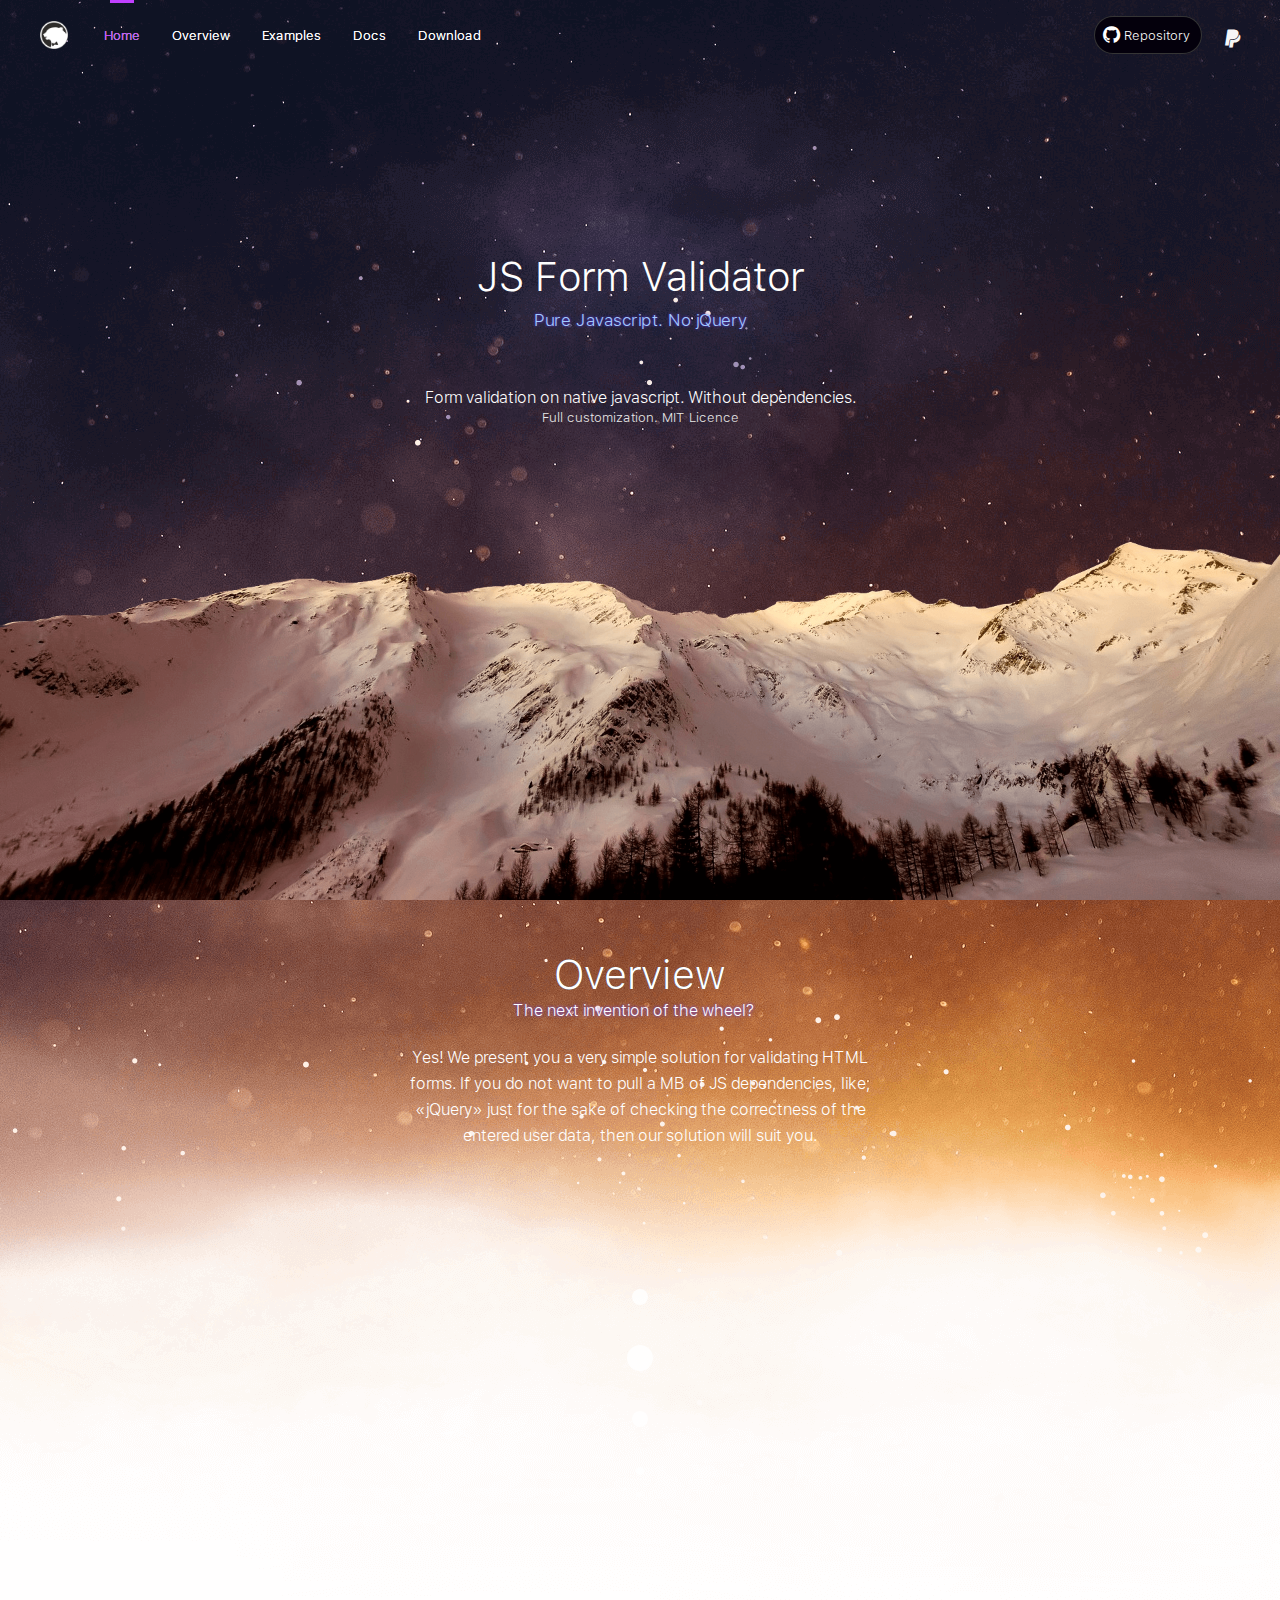
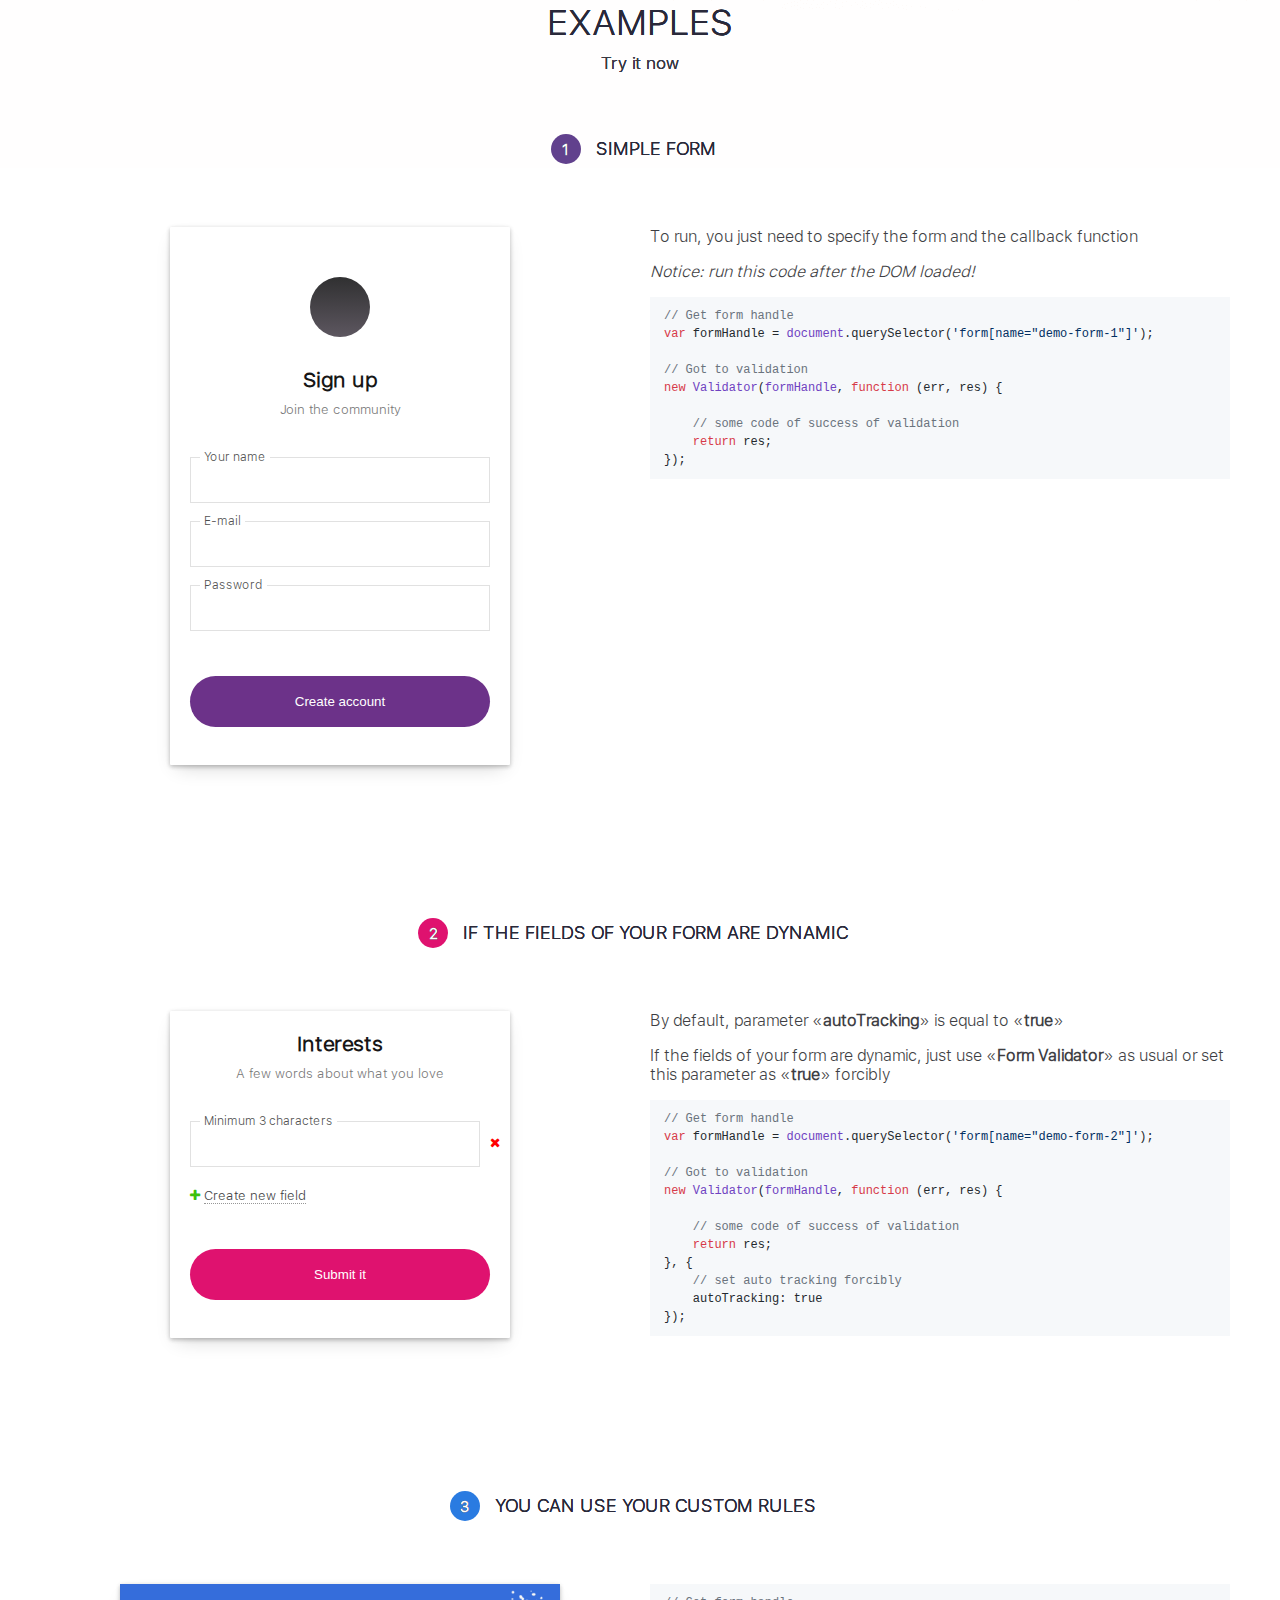
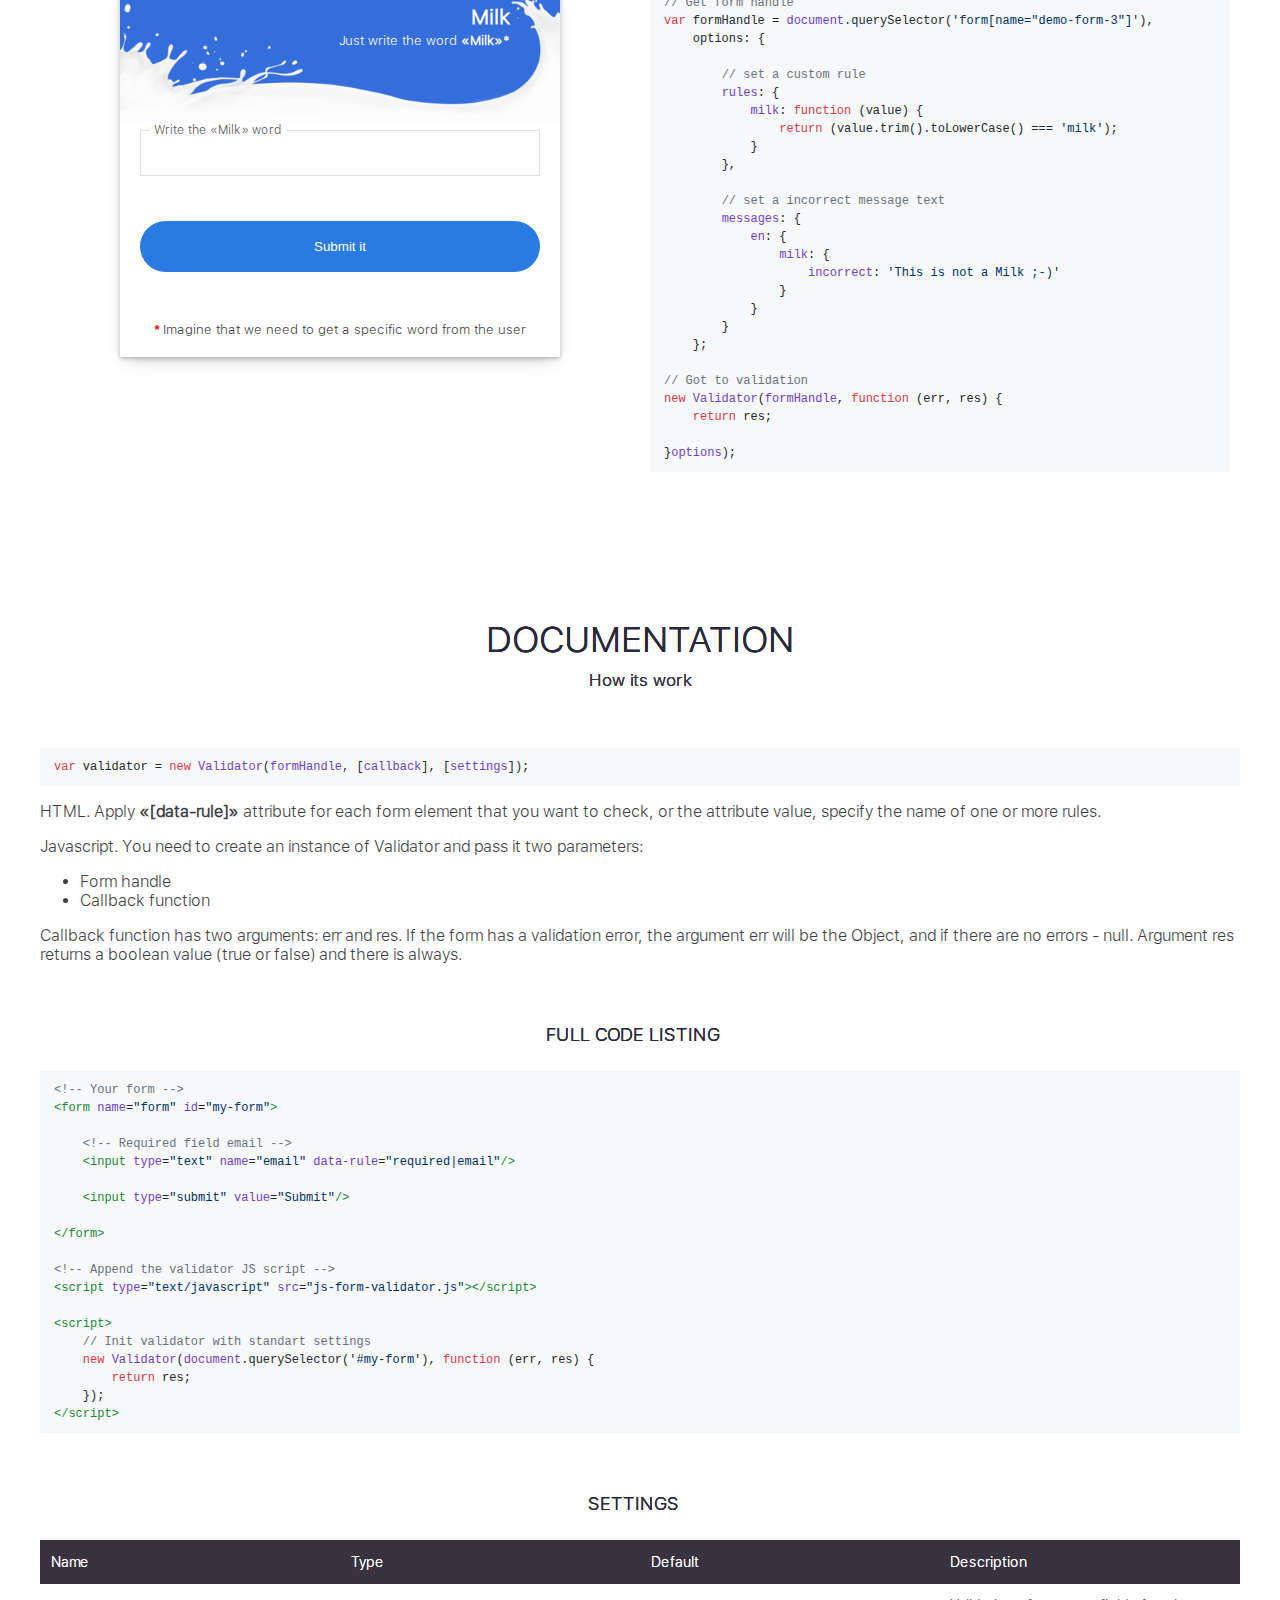
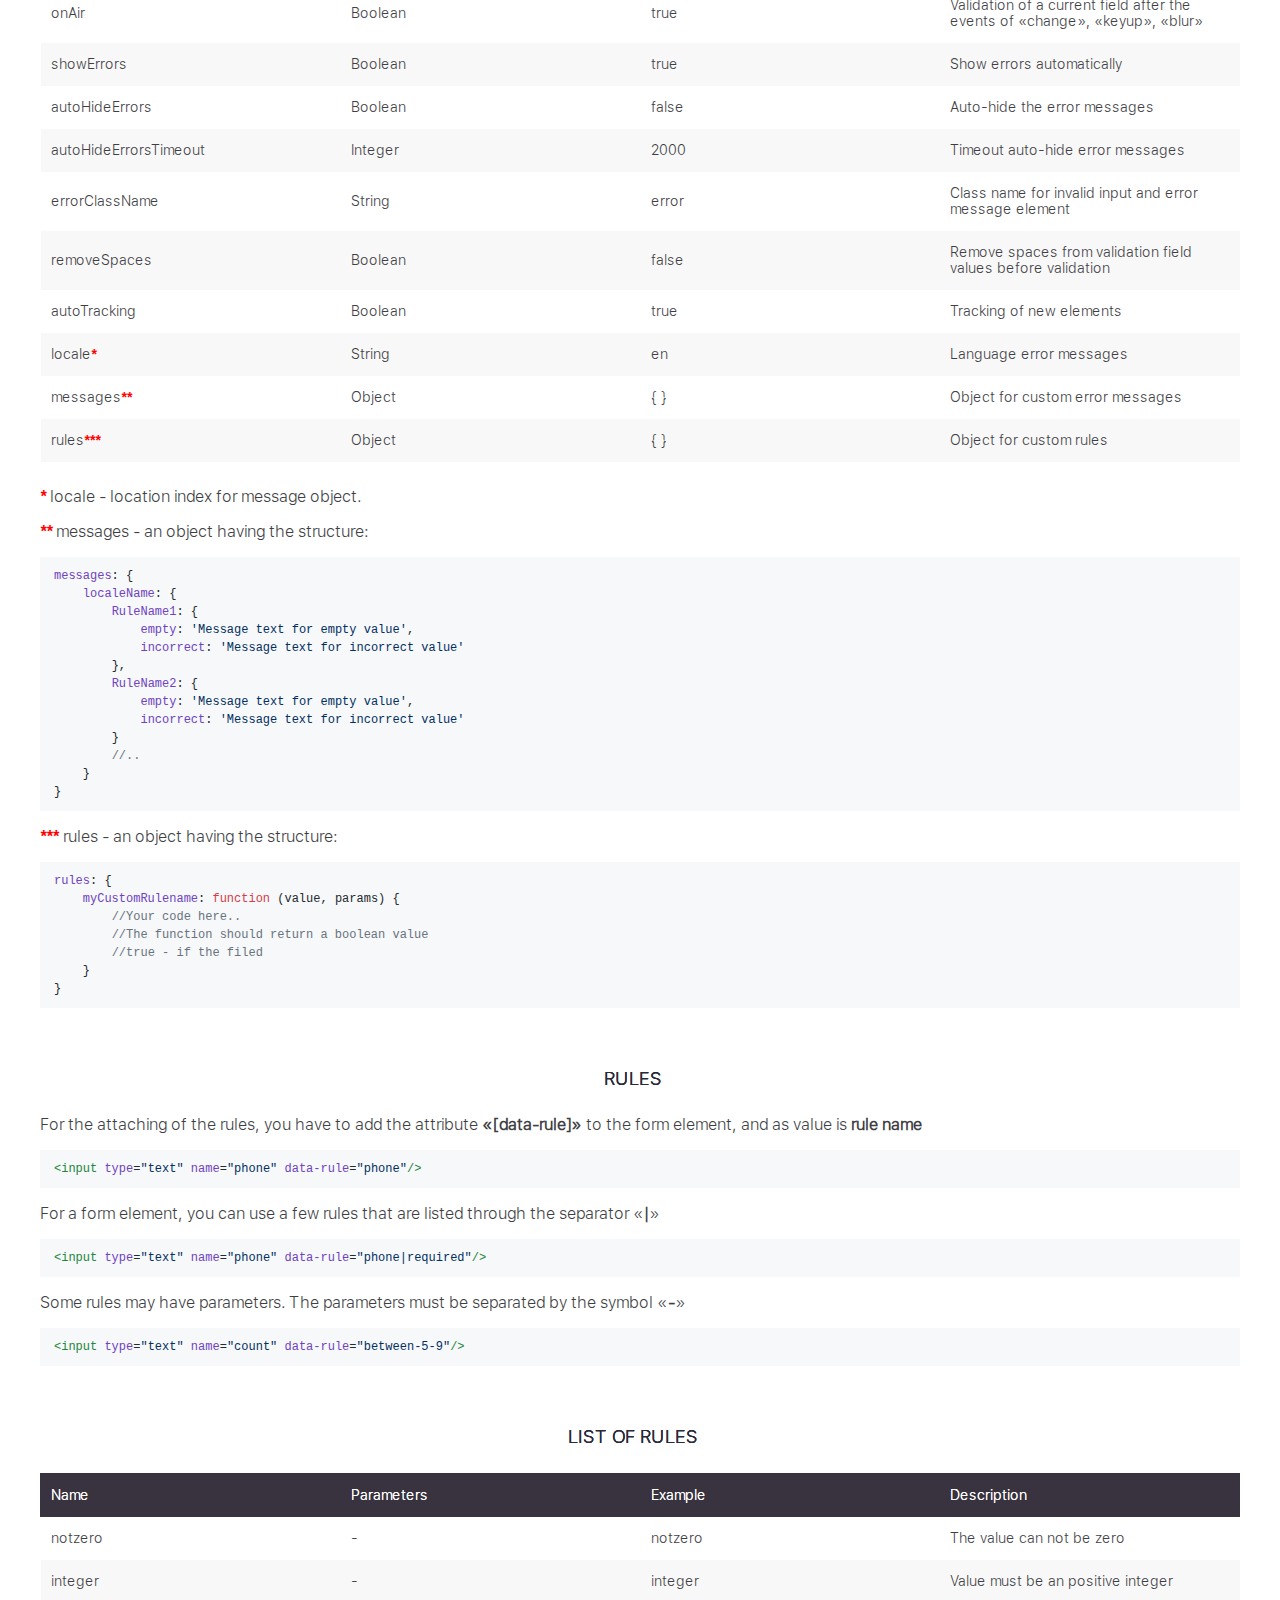
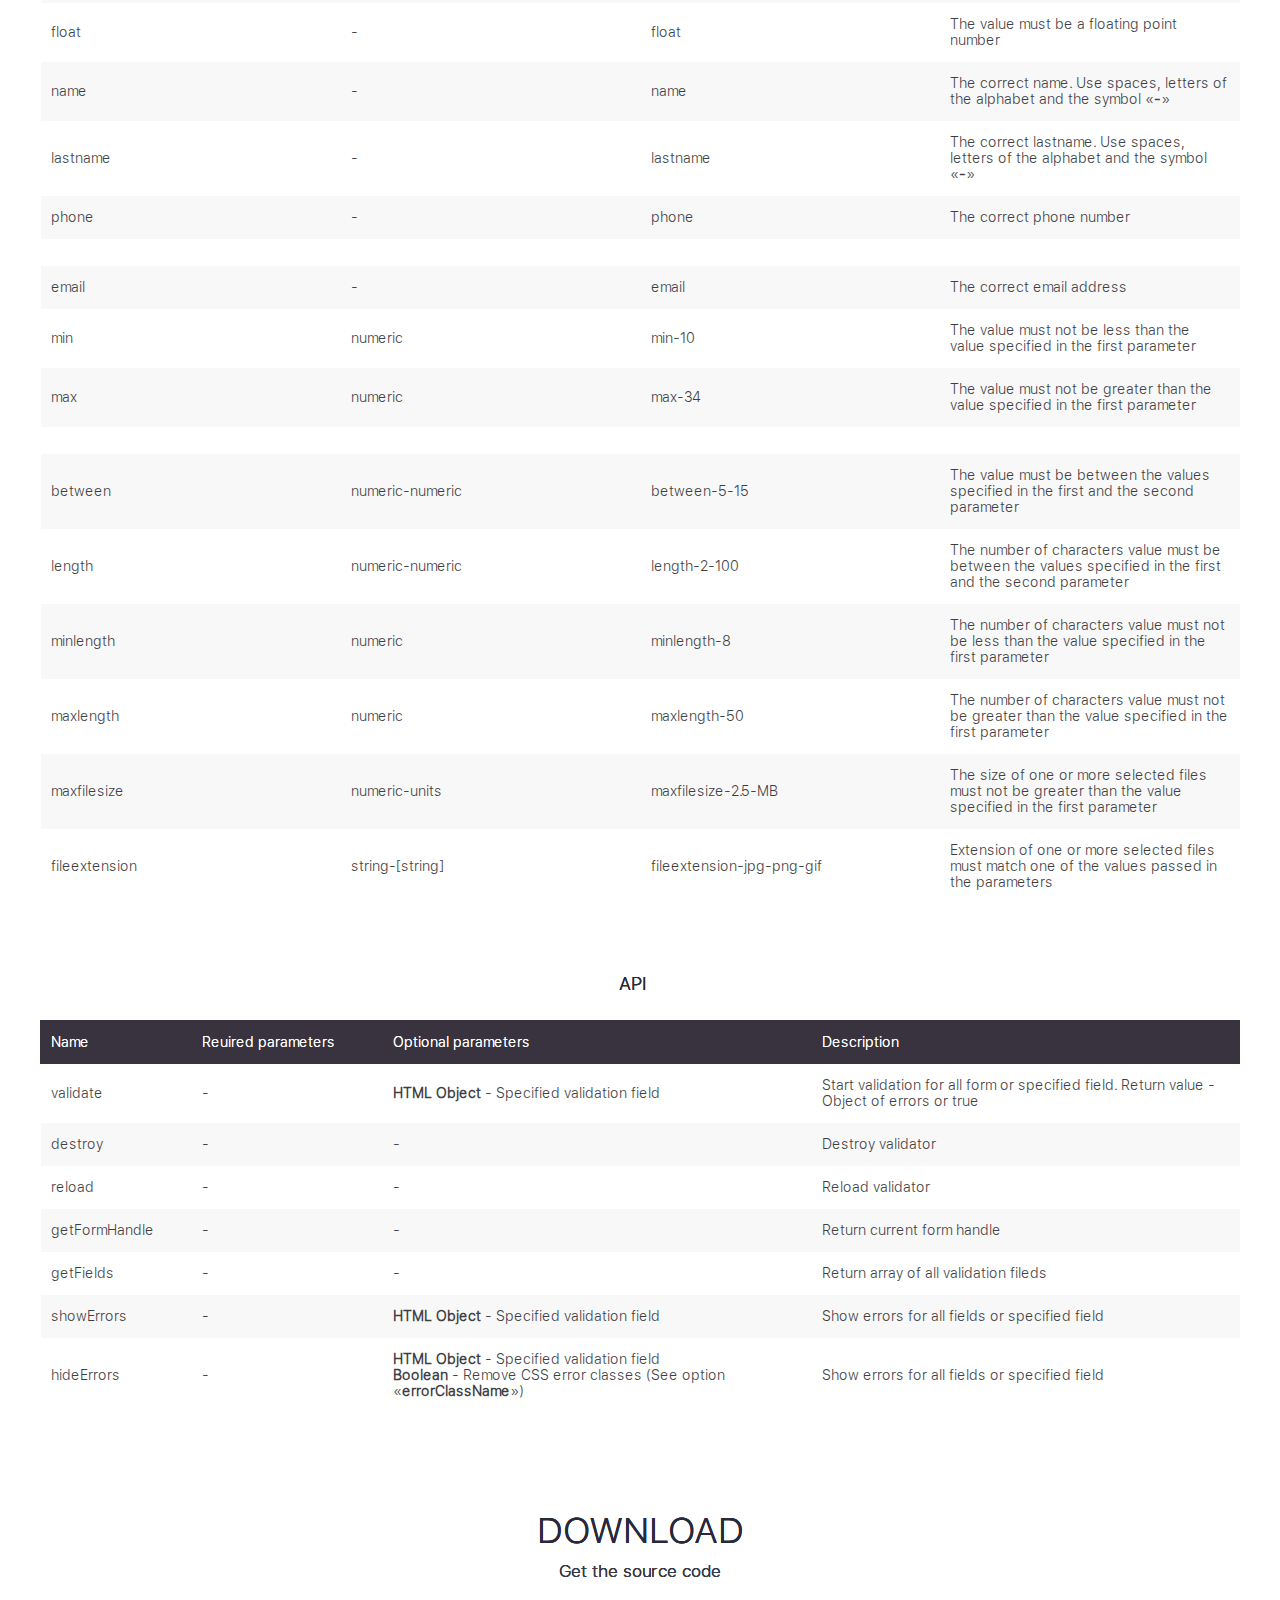
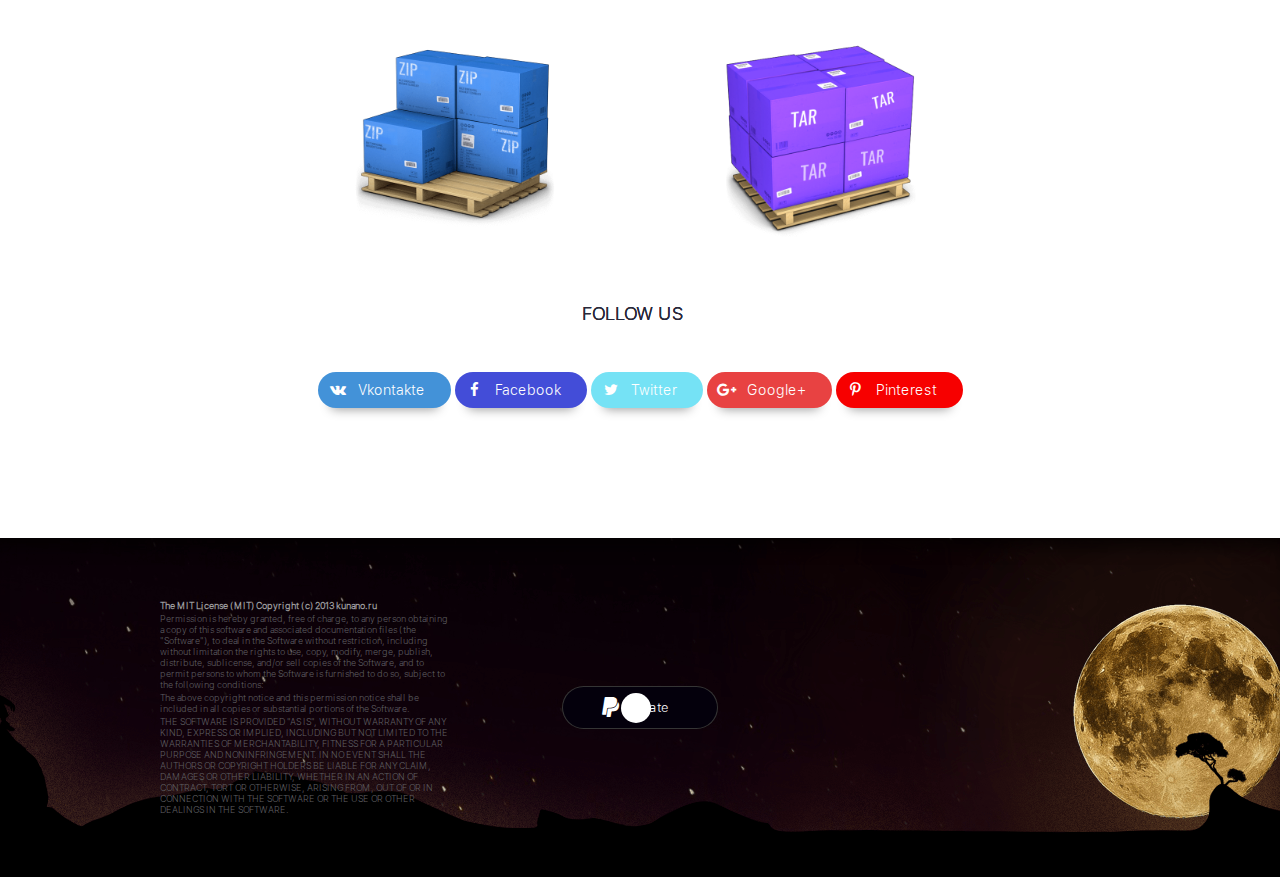
<file: public/assets/vendor/js-form-validator/index.html>
<!DOCTYPE html>
<html xmlns="http://www.w3.org/1999/xhtml">
<head>

	<meta name="google-site-verification" content="6yKFjBhny3_cPXPF0u-CoYFkY-Oy_IRhmX8lCK16sXg" />
	<script async src="https://www.googletagmanager.com/gtag/js?id=UA-51510260-3"></script>
	<script>window.dataLayer = window.dataLayer || [];function gtag(){dataLayer.push(arguments);}gtag('js', new Date());gtag('config', 'UA-51510260-3');</script>

	<meta name="viewport" content="width=device-width, initial-scale=1.0, maximum-scale=1.0, user-scalable=no" />
	<meta http-equiv="content-type" content="text/html; charset=utf-8"/>
	<meta content="via-profit" name="author"/>
	<meta content="via-profit" name="dcterms.rights"/>
	<meta name="description" content="Javascript form validation on native javascript. Without dependencies, full customization and MIT Licence. Enjoy!">
	<meta property="og:title" content="Javascript form validation on native javascript.">
	<meta property="og:description" content="Without jQuery, without dependencies, full customization and MIT Licence. Enjoy!">
	<meta property="og:type" content="website">
	<meta property="og:url" content="https://via-profit.github.io/js-form-validator/">
	<meta property="og:image" content="https://via-profit.github.io/js-form-validator/assets/img/og-image.png">
	<link rel="image_src" href="https://via-profit.github.io/js-form-validator/assets/img/og-image.png">
	<link rel="icon" type="image/png" href="assets/img/favicon.png" />
	
	<title>Js Form Validator | Javascript validator without dependencies</title>
	
	<link rel="stylesheet" href="assets/css/tables.css">
	<link rel="stylesheet" href="assets/css/layout.css">
	<link rel="stylesheet" href="assets/css/forms.css">
	<link rel="stylesheet" href="assets/css/js-splash.css">
	<link rel="stylesheet" href="assets/css/font-awesome.css">
	<link rel="stylesheet" href="assets/css/js-socnet.css">
	<link rel="stylesheet" href="assets/codemirror/css/codemirror.css">
	<link rel="stylesheet" href="assets/codemirror/theme/monokai.css">
	<link rel="stylesheet" href="assets/codemirror/theme/github-light.css">

</head>
<body>
	
	<a name="home"></a>

	<div class="cap-wrapper">
		<div class="cap-container">

			<div class="center">

				<a href="#-mobile-menu-trigger" class="menu-trigger fa fa-bars"></a>

				<a href="https://via-profit.ru" class="logo" alt="Via-profit logo" title="Via-Profit"></a>

				<div class="menu">
					<a class="menu-elem -active" href="#home">Home</a>
					<a class="menu-elem" href="#overview">Overview</a>
					<a class="menu-elem" href="#examples">Examples</a>
					<a class="menu-elem" href="#docs">Docs</a>
					<a class="menu-elem" href="#download">Download</a>
				</div>

				<div class="cap-right">
					<a class="github" target="_blank" href="https://github.com/Via-profit/js-form-validator">
						<span class="label">
							<span class="icon fa fa-github"></span>
							<span class="name">Repository</span>
						</span>
					</a>

					<!-- <a class="fa fa-twitter twitter" target="_blank" href="https://twitter.com/viaprofitru"></a> -->
					<a class="fa fa-paypal paypal" title="Donate on beer" target="_blank" href="https://www.paypal.me/vasvasnov/10"></a>
				</div>

			</div>

		</div>
	</div>
	

	
	<div class="home-screen" data-image="assets/img/sky.png">

		
		

		<div class="main-info">
			<div class="center">
				<h1>JS Form Validator</h1>
				<h2 class="subtitle">Pure Javascript. No jQuery</h2>
				<p>Form validation on native javascript. Without dependencies.<br><span class="main-info-sub-title">Full customization. MIT Licence</span></p>
			</div>
		</div>

		
		<div class="mount"></div>
	</div>








	<div class="overview-block">
		<a name="overview"></a>
		<div class="overview-info">
			
			<div class="center">
				<h2>Overview</h2>
				<h3 class="subtitle">The next invention of the wheel?</h3>

				<p>Yes! We present you a very simple solution for validating HTML forms. If you do not want to pull a MB of JS dependencies, like, «jQuery» just for the sake of checking the correctness of the entered user data, then our solution will suit you.</p>

			</div>
		</div>
	</div>

	


	<div class="dots">
		<div class="dot"></div>
		<div class="dot"></div>
		<div class="dot"></div>
		<div class="dot"></div>
	</div>


	


	<div class="examples-block">
		<a name="examples"></a>
		<div class="center">
			<h1>Examples</h1>
			<h2 class="subtitle">Try it now</h2>

			<div class="examples-list">
				
				<h3>
					<span class="number number-1">1</span>
					Simple form
				</h3>
				
				
				<div class="example-table">
					<div class="example-cell cell-form">
						<form name="demo-form-1">

							<div class="field-header">
								<div class="field-image"></div>
								<div class="field-title">Sign up</div>
								<div class="field-subtitle">Join the community</div>
							</div>

							<div class="field">
								<div class="input-wrapper">
									<input type="text" name="name" id="example-1-name" data-rule="required|name" autocomplete="off">
									<label class="placeholder" for="example-1-name">Your name</label>
								</div>
							</div>

							<div class="field">
								<div class="input-wrapper">
									<input type="text" name="email" id="example-1-email" data-rule="required|email" autocomplete="off">
									<label class="placeholder" for="example-1-email">E-mail</label>
								</div>
							</div>

							<div class="field">
								<div class="input-wrapper">
									<input type="password" name="password" id="example-1-password" data-rule="required|minlength-6" autocomplete="off">
									<label class="placeholder" for="example-1-password">Password</label>
								</div>
							</div>

							<div class="field">
								<input type="submit" value="Create account">
							</div>
						</form>
					</div>

					<div class="example-cell">
						<div class="code-block">
							<p>To run, you just need to specify the form and the callback function</p>
							<p><i>Notice: run this code after the DOM loaded!</i></p>
							<textarea class="codemirror" data-mode="javascript">// Get form handle
var formHandle = document.querySelector('form[name="demo-form-1"]');

// Got to validation
new Validator(formHandle, function (err, res) {

    // some code of success of validation
    return res;
});</textarea>
						</div>
					</div>
				</div>












				<h3>
					<span class="number number-2">2</span>
					If the fields of your form are dynamic
				</h3>
				
				
				<div class="example-table">
					<div class="example-cell cell-form">
						<form name="demo-form-2">

							<div class="fields-list">
								<div class="field-header">
									<div class="field-title">Interests</div>
									<div class="field-subtitle">A few words about what you love</div>
								</div>

								<div class="field">
									<div class="input-wrapper">
										<input type="text" name="interests[1]" id="example-2-interests-1" data-rule="required|minlength-3" autocomplete="off">
										<label class="placeholder" for="example-2-interests-1">Minimum 3 characters</label>
									</div>
									<a href="#" class="example-2-remove-input fa fa-times" title="Remove field"></a>
								</div>

								
							</div>

							<a href="#" class="example-2-create-field">
								<span class="fa fa-plus"></span> <span class="name">Create new field</span>
							</a>

							<div class="field">
								<input type="submit" value="Submit it">
							</div>
						</form>
					</div>

					<div class="example-cell">
						<div class="code-block">
							<p>By default, parameter «<b>autoTracking</b>» is equal to «<b>true</b>»</p>
							<p>If the fields of your form are dynamic, just use «<b>Form Validator</b>» as usual or set this parameter as «<b>true</b>» forcibly</p>
							<textarea class="codemirror" data-mode="javascript">// Get form handle
var formHandle = document.querySelector('form[name="demo-form-2"]');

// Got to validation
new Validator(formHandle, function (err, res) {

    // some code of success of validation
    return res;
}, {
  	// set auto tracking forcibly
	autoTracking: true
});</textarea>
						</div>
					</div>
				</div>











				<h3>
					<span class="number number-3">3</span>
					You can use your custom rules
				</h3>

				
				<div class="example-table">
					<div class="example-cell cell-form">


						<form name="demo-form-3">

							<div class="fields-list">
								<div class="field-header">
									<div class="field-image"></div>
									<div class="field-title">Milk</div>
									<div class="field-subtitle">Just write the word <b>«Milk»*</b></div>
								</div>

								<div class="field">
									<div class="input-wrapper">
										<input type="text" name="milk" id="example-3-milk" data-rule="required|milk" autocomplete="off">
										<label class="placeholder" for="example-3-milk">Write the «Milk» word</label>
									</div>
								</div>
							</div>


							<div class="field">
								<input type="submit" value="Submit it">
							</div>

							<div class="field field-description"><i class="asterisk">*</i>Imagine that we need to get a specific word from the user</div>
						</form>


					</div>

					<div class="example-cell">
						<div class="code-block">
							<textarea class="codemirror" data-mode="javascript">// Get form handle
var formHandle = document.querySelector('form[name="demo-form-3"]'),
	options: {

		// set a custom rule
		rules: {
			milk: function (value) {
				return (value.trim().toLowerCase() === 'milk');
			}
		},

		// set a incorrect message text
		messages: {
			en: {
				milk: {
					incorrect: 'This is not a Milk ;-)'
				}
			}
		}
	};

// Got to validation
new Validator(formHandle, function (err, res) {
    return res;

}options);</textarea>
						</div>
					</div>
				</div>

			</div>
		</div>
	</div>
	
	













	<div class="docs-block">
		<a name="docs"></a>
		<div class="center">
			<h1>Documentation</h1>
			<h2 class="subtitle">How its work</h2>
			
			<textarea class="codemirror" data-mode="javascript">var validator = new Validator(formHandle, [callback], [settings]);</textarea>

			<p>HTML. Apply <b>«[data-rule]»</b> attribute for each form element that you want to check, or the attribute value, specify the name of one or more rules.</p>
			<p>Javascript. You need to create an instance of Validator and pass it two parameters:
				<ul>
					<li>Form handle</li>
					<li>Callback function</li>
				</ul>
				Callback function has two arguments: err and res. If the form has a validation error, the argument err will be the Object, and if there are no errors - null. Argument res returns a boolean value (true or false) and there is always.
			</p>

			
			<p>&nbsp;</p>
			<h3>Full code listing</h3>

			<textarea class="codemirror" data-mode="text/html"><!-- Your form -->
<form name="form" id="my-form">

	<!-- Required field email -->
	<input type="text" name="email" data-rule="required|email"/>

	<input type="submit" value="Submit"/>

</form>

<!-- Append the validator JS script -->
<script type="text/javascript" src="js-form-validator.js"></script>

<script>
	// Init validator with standart settings
	new Validator(document.querySelector('#my-form'), function (err, res) {
		return res;
	});
</script></textarea>


			
			<p>&nbsp;</p>
			<h3>Settings</h3>

			<table>
				<thead>
					<tr>
						<th>Name</th>
						<th>Type</th>
						<th>Default</th>
						<th>Description</th>
					</tr>
				</thead>

				<tbody>
					<tr>
						<td>onAir</td>
						<td>Boolean</td>
						<td>true</td>
						<td>Validation of a current field after the events of «change», «keyup», «blur»</td>
					</tr>

					<tr>
						<td>showErrors</td>
						<td>Boolean</td>
						<td>true</td>
						<td>Show errors automatically</td>
					</tr>

					<tr>
						<td>autoHideErrors</td>
						<td>Boolean</td>
						<td>false</td>
						<td>Auto-hide the error messages</td>
					</tr>

					<tr>
						<td>autoHideErrorsTimeout</td>
						<td>Integer</td>
						<td>2000</td>
						<td>Timeout auto-hide error messages</td>
					</tr>

					<tr>
						<td>errorClassName</td>
						<td>String</td>
						<td>error</td>
						<td>Class name for invalid input and error message element</td>
					</tr>

					<tr>
						<td>removeSpaces</td>
						<td>Boolean</td>
						<td>false</td>
						<td>Remove spaces from validation field values before validation</td>
					</tr>

					<tr>
						<td>autoTracking</td>
						<td>Boolean</td>
						<td>true</td>
						<td>Tracking of new elements</td>
					</tr>

					<tr>
						<td>locale<i class="asterisk">*</i></td>
						<td>String</td>
						<td>en</td>
						<td>Language error messages</td>
					</tr>

					<tr>
						<td>messages<i class="asterisk">**</i></td>
						<td>Object</td>
						<td>{ }</td>
						<td>Object for custom error messages</td>
					</tr>

					<tr>
						<td>rules<i class="asterisk">***</i></td>
						<td>Object</td>
						<td>{ }</td>
						<td>Object for custom rules</td>
					</tr>
				</tbody>
			</table>

			<p><i class="asterisk">*</i>locale - location index for message object.</p>
			<p><i class="asterisk">**</i>messages - an object having the structure:</p>
			<textarea class="codemirror" data-mode="javascript">messages: {
	localeName: {
		RuleName1: {
			empty: 'Message text for empty value',
			incorrect: 'Message text for incorrect value'
		},
		RuleName2: {
			empty: 'Message text for empty value',
			incorrect: 'Message text for incorrect value'
		}
		//..
	}
}</textarea>
			<p><i class="asterisk">***</i>rules - an object having the structure:</p>
			<textarea class="codemirror" data-mode="javascript">rules: {
	myCustomRulename: function (value, params) {
		//Your code here..
		//The function should return a boolean value
		//true - if the filed
	}
}</textarea>




			<p>&nbsp;</p>
			<h3>Rules</h3>
			
			<p>For the attaching of the rules, you have to add the attribute <b>«[data-rule]»</b> to the form element, and as value is <b>rule name</b></p>
			<textarea class="codemirror" data-mode="text/html"><input type="text" name="phone" data-rule="phone"/></textarea>

			<p>For a form element, you can use a few rules that are listed through the separator «<b>|</b>»</p>
			<textarea class="codemirror" data-mode="text/html"><input type="text" name="phone" data-rule="phone|required"/></textarea>
			
			<p>Some rules may have parameters. The parameters must be separated by the symbol  «<b>-</b>»</p>
			<textarea class="codemirror" data-mode="text/html"><input type="text" name="count" data-rule="between-5-9"/></textarea>

			<p>&nbsp;</p>
			<h3>List of rules</h3>

			<table>
				<thead>
					<tr>
						<th>Name</th>
						<th>Parameters</th>
						<th>Example</th>
						<th>Description</th>
					</tr>
				</thead>

				<tbody>
					<tr>
						<td>notzero</td>
						<td>-</td>
						<td>notzero</td>
						<td>The value can not be zero</td>
					</tr>

					<tr>
						<td>integer</td>
						<td>-</td>
						<td>integer</td>
						<td>Value must be an positive integer</td>
					</tr>

					<tr>
						<td>float</td>
						<td>-</td>
						<td>float</td>
						<td>The value must be a floating point number</td>
					</tr>

					<tr>
						<td>name</td>
						<td>-</td>
						<td>name</td>
						<td>The correct name. Use spaces, letters of the alphabet and the symbol «<b>-</b>»</td>
					</tr>

					<tr>
						<td>lastname</td>
						<td>-</td>
						<td>lastname</td>
						<td>The correct lastname. Use spaces, letters of the alphabet and the symbol «<b>-</b>»</td>
					</tr>

					<tr>
						<td>phone</td>
						<td>-</td>
						<td>phone</td>
						<td>The correct phone number</td>
					</tr>

					<tr>
						<td></td>
						<td></td>
						<td></td>
						<td></td>
					</tr>

					<tr>
						<td>email</td>
						<td>-</td>
						<td>email</td>
						<td>The correct email address</td>
					</tr>

					<tr>
						<td>min</td>
						<td>numeric</td>
						<td>min-10</td>
						<td>The value must not be less than the value specified in the first parameter</td>
					</tr>

					<tr>
						<td>max</td>
						<td>numeric</td>
						<td>max-34</td>
						<td>The value must not be greater than the value specified in the first parameter</td>
					</tr>

					<tr>
						<td></td>
						<td></td>
						<td></td>
						<td></td>
					</tr>

					<tr>
						<td>between</td>
						<td>numeric-numeric</td>
						<td>between-5-15</td>
						<td>The value must be between the values ​​specified in the first and the second parameter</td>
					</tr>

					<tr>
						<td>length</td>
						<td>numeric-numeric</td>
						<td>length-2-100</td>
						<td>The number of characters value must be between the values ​​specified in the first and the second parameter</td>
					</tr>

					<tr>
						<td>minlength</td>
						<td>numeric</td>
						<td>minlength-8</td>
						<td>The number of characters value must not be less than the value specified in the first parameter</td>
					</tr>

					<tr>
						<td>maxlength</td>
						<td>numeric</td>
						<td>maxlength-50</td>
						<td>The number of characters value must not be greater than the value specified in the first parameter</td>
					</tr>

					<tr>
						<td>maxfilesize</td>
						<td>numeric-units</td>
						<td>maxfilesize-2.5-MB</td>
						<td>The size of one or more selected files must not be greater than the value specified in the first parameter</td>
					</tr>

					<tr>
						<td>fileextension</td>
						<td>string-[string]</td>
						<td>fileextension-jpg-png-gif</td>
						<td>Extension of one or more selected files must match one of the values ​​passed in the parameters</td>
					</tr>

				</tbody>
			</table>






			<p>&nbsp;</p>
			<h3>Api</h3>

			<table>
				<thead>
					<tr>
						<th class="api-th-name">Name</th>
						<th class="api-th-required-params">Reuired parameters</th>
						<th>Optional parameters</th>
						<th>Description</th>
					</tr>
				</thead>

				<tbody>
					<tr>
						<td>validate</td>
						<td>-</td>
						<td><b>HTML Object</b> - Specified validation field</td>
						<td>Start validation for all form or specified field. Return value - Object of errors or true</td>
					</tr>

					<tr>
						<td>destroy</td>
						<td>-</td>
						<td>-</td>
						<td>Destroy validator</td>
					</tr>

					<tr>
						<td>reload</td>
						<td>-</td>
						<td>-</td>
						<td>Reload validator</td>
					</tr>

					<tr>
						<td>getFormHandle</td>
						<td>-</td>
						<td>-</td>
						<td>Return current form handle</td>
					</tr>

					<tr>
						<td>getFields</td>
						<td>-</td>
						<td>-</td>
						<td>Return array of all validation fileds</td>
					</tr>

					<tr>
						<td>showErrors</td>
						<td>-</td>
						<td><b>HTML Object</b> - Specified validation field</td>
						<td>Show errors for all fields or specified field</td>
					</tr>

					<tr>
						<td>hideErrors</td>
						<td>-</td>
						<td><b>HTML Object</b> - Specified validation field<br><b>Boolean</b> - Remove CSS error classes (See option «<b>errorClassName</b>»)</td>
						<td>Show errors for all fields or specified field</td>
					</tr>
				</tbody>
			</table>



		</div>
	</div>















	<div class="download-block">
		<a name="download"></a>
		<div class="center">
			<h1>Download</h1>
			<h2 class="subtitle">Get the source code</h2>

			<div class="download-table">
				<div class="download-cell align-right">
					<a href="https://github.com/Via-profit/js-form-validator/archive/2.1.zip" title="Download ZIP" class="download-icon download-zip"></a>
				</div>

				<div class="download-cell download-cell-separator"></div>

				<div class="download-cell align-left">
					<a href="https://github.com/Via-profit/js-form-validator/archive/2.1.tar.gz" title="Download TAR gz" class="download-icon download-tar"></a>
				</div>
			</div>


			<p>&nbsp;</p>
			<h3>Follow Us</h3>


			<div class="js-socnet-buttons">
				<div class="vkontakte">Vkontakte</div>
				<div class="facebook">Facebook</div>
				<div class="twitter">Twitter</div>
				<div class="google">Google+</div>
				<div class="pinterest">Pinterest</div>
			</div>


		</div>
	</div>







			




	<footer>
		<div class="footer-inner center">
			<div class="footer-table">
				<div class="footer-cell">
					<div class="licence">
						<div class="licence-line line-header">The MIT License (MIT) Copyright (c) 2013 kunano.ru</div>
						<div class="licence-line">Permission is hereby granted, free of charge, to any person obtaining a copy of this software and associated documentation files (the "Software"), to deal in the Software without restriction, including without limitation the rights to use, copy, modify, merge, publish, distribute, sublicense, and/or sell copies of the Software, and to permit persons to whom the Software is furnished to do so, subject to the following conditions:</div>
						<div class="licence-line">The above copyright notice and this permission notice shall be included in all copies or substantial portions of the Software.</div>
						<div class="licence-line">THE SOFTWARE IS PROVIDED "AS IS", WITHOUT WARRANTY OF ANY KIND, EXPRESS OR IMPLIED, INCLUDING BUT NOT LIMITED TO THE WARRANTIES OF MERCHANTABILITY, FITNESS FOR A PARTICULAR PURPOSE AND NONINFRINGEMENT. IN NO EVENT SHALL THE AUTHORS OR COPYRIGHT HOLDERS BE LIABLE FOR ANY CLAIM, DAMAGES OR OTHER LIABILITY, WHETHER IN AN ACTION OF CONTRACT, TORT OR OTHERWISE, ARISING FROM, OUT OF OR IN CONNECTION WITH THE SOFTWARE OR THE USE OR OTHER DEALINGS IN THE SOFTWARE.</div>
					</div>
				</div>
				
				<div class="footer-cell footer-cell-center">
					<a class="paypal" title="Donate on beer" target="_blank" href="https://www.paypal.me/vasvasnov/10">
						<span class="label">
							<span class="icon fa fa-paypal"></span>
							<span class="name">Donate</span>
						</span>
					</a>
				</div>

				<div class="footer-cell">
					
				</div>
			</div>
		</div>
	</footer>




	<div class="top-scroller">
		<div class="icon fa fa-angle-up"></div>
	</div>


	<script src="assets/js/js-topper.js"></script>
	<script src="assets/js/js-scroller.js"></script>
	<script src="assets/js/js-splash.js"></script>
	<script src="assets/js/js-socnet.js"></script>
	<script src="assets/codemirror/js/codemirror.js"></script>
	<script src="assets/codemirror/addon/edit/matchbrackets.js"></script>
	<script src="assets/codemirror/mode/htmlmixed/htmlmixed.js"></script>
	<script src="assets/codemirror/mode/xml/xml.js"></script>
	<script src="assets/codemirror/mode/javascript/javascript.js"></script>
	<script src="assets/codemirror/mode/css/css.js"></script>
	<script src="assets/codemirror/mode/clike/clike.js"></script>

	<script src="js-form-validator.js"></script>
	<script src="assets/js/scripts.js"></script>

</body>
</html>
</file>
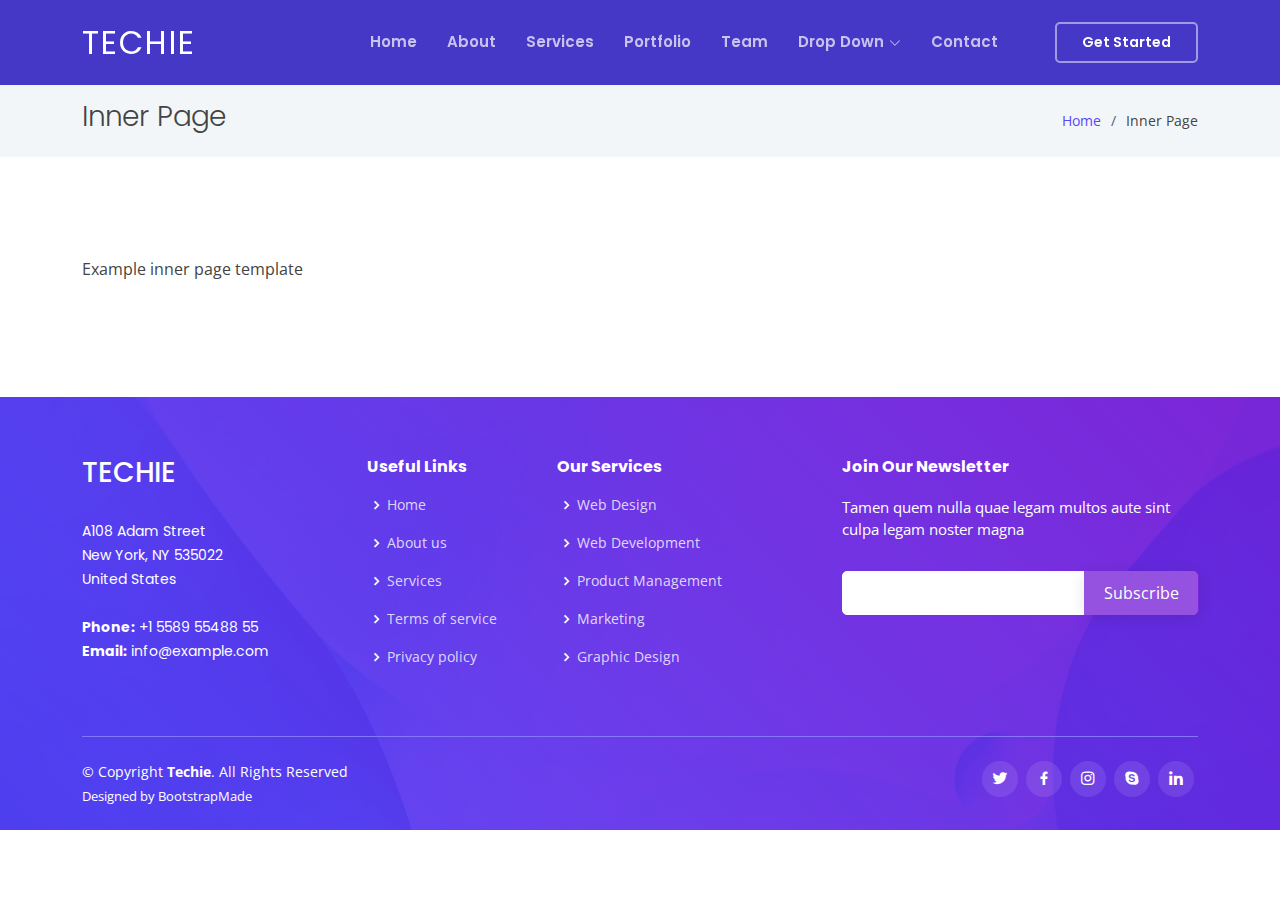
<file: inner-page.html>
<!DOCTYPE html>
<html lang="en">

<head>
  <meta charset="utf-8">
  <meta content="width=device-width, initial-scale=1.0" name="viewport">

  <title>Inner Page - Techie Bootstrap Template</title>
  <meta content="" name="description">
  <meta content="" name="keywords">

  <!-- Favicons -->
  <link href="assets/img/favicon.png" rel="icon">
  <link href="assets/img/apple-touch-icon.png" rel="apple-touch-icon">

  <!-- Google Fonts -->
  <link href="https://fonts.googleapis.com/css?family=Open+Sans:300,300i,400,400i,600,600i,700,700i|Roboto:300,300i,400,400i,500,500i,600,600i,700,700i|Poppins:300,300i,400,400i,500,500i,600,600i,700,700i" rel="stylesheet">

  <!-- Vendor CSS Files -->
  <link href="assets/vendor/aos/aos.css" rel="stylesheet">
  <link href="assets/vendor/bootstrap/css/bootstrap.min.css" rel="stylesheet">
  <link href="assets/vendor/bootstrap-icons/bootstrap-icons.css" rel="stylesheet">
  <link href="assets/vendor/boxicons/css/boxicons.min.css" rel="stylesheet">
  <link href="assets/vendor/glightbox/css/glightbox.min.css" rel="stylesheet">
  <link href="assets/vendor/swiper/swiper-bundle.min.css" rel="stylesheet">

  <!-- Template Main CSS File -->
  <link href="assets/css/style.css" rel="stylesheet">

  <!-- =======================================================
  * Template Name: Techie - v4.9.1
  * Template URL: https://bootstrapmade.com/techie-free-skin-bootstrap-3/
  * Author: BootstrapMade.com
  * License: https://bootstrapmade.com/license/
  ======================================================== -->
</head>

<body>

  <!-- ======= Header ======= -->
  <header id="header" class="fixed-top header-inner-pages">
    <div class="container d-flex align-items-center justify-content-between">
      <h1 class="logo"><a href="index.html">Techie</a></h1>
      <!-- Uncomment below if you prefer to use an image logo -->
      <!-- <a href="index.html" class="logo"><img src="assets/img/logo.png" alt="" class="img-fluid"></a>-->

      <nav id="navbar" class="navbar">
        <ul>
          <li><a class="nav-link scrollto " href="#hero">Home</a></li>
          <li><a class="nav-link scrollto" href="#about">About</a></li>
          <li><a class="nav-link scrollto" href="#services">Services</a></li>
          <li><a class="nav-link scrollto " href="#portfolio">Portfolio</a></li>
          <li><a class="nav-link scrollto" href="#team">Team</a></li>
          <li class="dropdown"><a href="#"><span>Drop Down</span> <i class="bi bi-chevron-down"></i></a>
            <ul>
              <li><a href="#">Drop Down 1</a></li>
              <li class="dropdown"><a href="#"><span>Deep Drop Down</span> <i class="bi bi-chevron-right"></i></a>
                <ul>
                  <li><a href="#">Deep Drop Down 1</a></li>
                  <li><a href="#">Deep Drop Down 2</a></li>
                  <li><a href="#">Deep Drop Down 3</a></li>
                  <li><a href="#">Deep Drop Down 4</a></li>
                  <li><a href="#">Deep Drop Down 5</a></li>
                </ul>
              </li>
              <li><a href="#">Drop Down 2</a></li>
              <li><a href="#">Drop Down 3</a></li>
              <li><a href="#">Drop Down 4</a></li>
            </ul>
          </li>
          <li><a class="nav-link scrollto" href="#contact">Contact</a></li>
          <li><a class="getstarted scrollto" href="#about">Get Started</a></li>
        </ul>
        <i class="bi bi-list mobile-nav-toggle"></i>
      </nav><!-- .navbar -->

    </div>
  </header><!-- End Header -->

  <main id="main">

    <!-- ======= Breadcrumbs ======= -->
    <section class="breadcrumbs">
      <div class="container">

        <div class="d-flex justify-content-between align-items-center">
          <h2>Inner Page</h2>
          <ol>
            <li><a href="index.html">Home</a></li>
            <li>Inner Page</li>
          </ol>
        </div>

      </div>
    </section><!-- End Breadcrumbs -->

    <section class="inner-page">
      <div class="container">
        <p>
          Example inner page template
        </p>
      </div>
    </section>

  </main><!-- End #main -->

  <!-- ======= Footer ======= -->
  <footer id="footer">

    <div class="footer-top">
      <div class="container">
        <div class="row">

          <div class="col-lg-3 col-md-6 footer-contact">
            <h3>Techie</h3>
            <p>
              A108 Adam Street <br>
              New York, NY 535022<br>
              United States <br><br>
              <strong>Phone:</strong> +1 5589 55488 55<br>
              <strong>Email:</strong> info@example.com<br>
            </p>
          </div>

          <div class="col-lg-2 col-md-6 footer-links">
            <h4>Useful Links</h4>
            <ul>
              <li><i class="bx bx-chevron-right"></i> <a href="#">Home</a></li>
              <li><i class="bx bx-chevron-right"></i> <a href="#">About us</a></li>
              <li><i class="bx bx-chevron-right"></i> <a href="#">Services</a></li>
              <li><i class="bx bx-chevron-right"></i> <a href="#">Terms of service</a></li>
              <li><i class="bx bx-chevron-right"></i> <a href="#">Privacy policy</a></li>
            </ul>
          </div>

          <div class="col-lg-3 col-md-6 footer-links">
            <h4>Our Services</h4>
            <ul>
              <li><i class="bx bx-chevron-right"></i> <a href="#">Web Design</a></li>
              <li><i class="bx bx-chevron-right"></i> <a href="#">Web Development</a></li>
              <li><i class="bx bx-chevron-right"></i> <a href="#">Product Management</a></li>
              <li><i class="bx bx-chevron-right"></i> <a href="#">Marketing</a></li>
              <li><i class="bx bx-chevron-right"></i> <a href="#">Graphic Design</a></li>
            </ul>
          </div>

          <div class="col-lg-4 col-md-6 footer-newsletter">
            <h4>Join Our Newsletter</h4>
            <p>Tamen quem nulla quae legam multos aute sint culpa legam noster magna</p>
            <form action="" method="post">
              <input type="email" name="email"><input type="submit" value="Subscribe">
            </form>
          </div>

        </div>
      </div>
    </div>

    <div class="container">

      <div class="copyright-wrap d-md-flex py-4">
        <div class="me-md-auto text-center text-md-start">
          <div class="copyright">
            &copy; Copyright <strong><span>Techie</span></strong>. All Rights Reserved
          </div>
          <div class="credits">
            <!-- All the links in the footer should remain intact. -->
            <!-- You can delete the links only if you purchased the pro version. -->
            <!-- Licensing information: https://bootstrapmade.com/license/ -->
            <!-- Purchase the pro version with working PHP/AJAX contact form: https://bootstrapmade.com/techie-free-skin-bootstrap-3/ -->
            Designed by <a href="https://bootstrapmade.com/">BootstrapMade</a>
          </div>
        </div>
        <div class="social-links text-center text-md-right pt-3 pt-md-0">
          <a href="#" class="twitter"><i class="bx bxl-twitter"></i></a>
          <a href="#" class="facebook"><i class="bx bxl-facebook"></i></a>
          <a href="#" class="instagram"><i class="bx bxl-instagram"></i></a>
          <a href="#" class="google-plus"><i class="bx bxl-skype"></i></a>
          <a href="#" class="linkedin"><i class="bx bxl-linkedin"></i></a>
        </div>
      </div>

    </div>
  </footer><!-- End Footer -->

  <a href="#" class="back-to-top d-flex align-items-center justify-content-center"><i class="bi bi-arrow-up-short"></i></a>
  <div id="preloader"></div>

  <!-- Vendor JS Files -->
  <script src="assets/vendor/purecounter/purecounter_vanilla.js"></script>
  <script src="assets/vendor/aos/aos.js"></script>
  <script src="assets/vendor/bootstrap/js/bootstrap.bundle.min.js"></script>
  <script src="assets/vendor/glightbox/js/glightbox.min.js"></script>
  <script src="assets/vendor/isotope-layout/isotope.pkgd.min.js"></script>
  <script src="assets/vendor/swiper/swiper-bundle.min.js"></script>
  <script src="assets/vendor/php-email-form/validate.js"></script>

  <!-- Template Main JS File -->
  <script src="assets/js/main.js"></script>

</body>

</html>
</file>
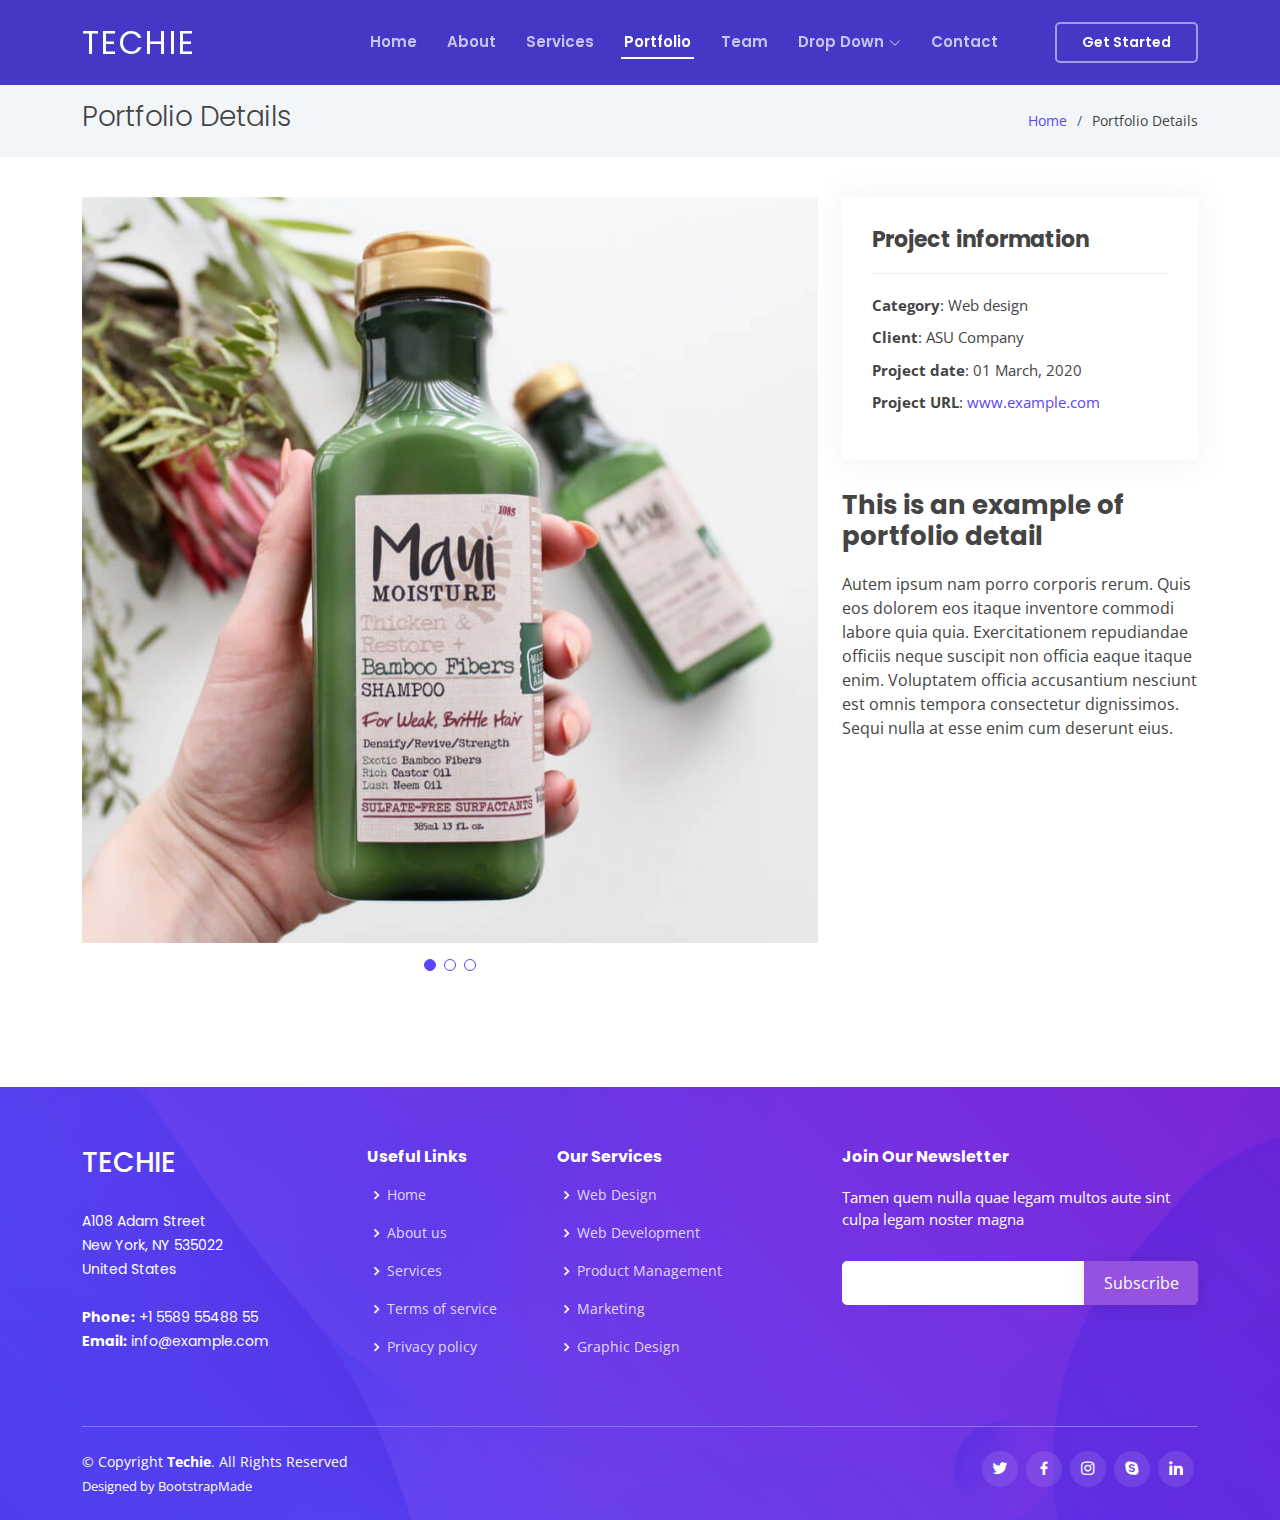
<file: portfolio-details.html>
<!DOCTYPE html>
<html lang="en">

<head>
  <meta charset="utf-8">
  <meta content="width=device-width, initial-scale=1.0" name="viewport">

  <title>Portfolio Details - Techie Bootstrap Template</title>
  <meta content="" name="description">
  <meta content="" name="keywords">

  <!-- Favicons -->
  <link href="assets/img/favicon.png" rel="icon">
  <link href="assets/img/apple-touch-icon.png" rel="apple-touch-icon">

  <!-- Google Fonts -->
  <link href="https://fonts.googleapis.com/css?family=Open+Sans:300,300i,400,400i,600,600i,700,700i|Roboto:300,300i,400,400i,500,500i,600,600i,700,700i|Poppins:300,300i,400,400i,500,500i,600,600i,700,700i" rel="stylesheet">

  <!-- Vendor CSS Files -->
  <link href="assets/vendor/aos/aos.css" rel="stylesheet">
  <link href="assets/vendor/bootstrap/css/bootstrap.min.css" rel="stylesheet">
  <link href="assets/vendor/bootstrap-icons/bootstrap-icons.css" rel="stylesheet">
  <link href="assets/vendor/boxicons/css/boxicons.min.css" rel="stylesheet">
  <link href="assets/vendor/glightbox/css/glightbox.min.css" rel="stylesheet">
  <link href="assets/vendor/swiper/swiper-bundle.min.css" rel="stylesheet">

  <!-- Template Main CSS File -->
  <link href="assets/css/style.css" rel="stylesheet">

  <!-- =======================================================
  * Template Name: Techie - v4.9.1
  * Template URL: https://bootstrapmade.com/techie-free-skin-bootstrap-3/
  * Author: BootstrapMade.com
  * License: https://bootstrapmade.com/license/
  ======================================================== -->
</head>

<body>

  <!-- ======= Header ======= -->
  <header id="header" class="fixed-top header-inner-pages">
    <div class="container d-flex align-items-center justify-content-between">
      <h1 class="logo"><a href="index.html">Techie</a></h1>
      <!-- Uncomment below if you prefer to use an image logo -->
      <!-- <a href="index.html" class="logo"><img src="assets/img/logo.png" alt="" class="img-fluid"></a>-->

      <nav id="navbar" class="navbar">
        <ul>
          <li><a class="nav-link scrollto " href="#hero">Home</a></li>
          <li><a class="nav-link scrollto" href="#about">About</a></li>
          <li><a class="nav-link scrollto" href="#services">Services</a></li>
          <li><a class="nav-link scrollto active" href="#portfolio">Portfolio</a></li>
          <li><a class="nav-link scrollto" href="#team">Team</a></li>
          <li class="dropdown"><a href="#"><span>Drop Down</span> <i class="bi bi-chevron-down"></i></a>
            <ul>
              <li><a href="#">Drop Down 1</a></li>
              <li class="dropdown"><a href="#"><span>Deep Drop Down</span> <i class="bi bi-chevron-right"></i></a>
                <ul>
                  <li><a href="#">Deep Drop Down 1</a></li>
                  <li><a href="#">Deep Drop Down 2</a></li>
                  <li><a href="#">Deep Drop Down 3</a></li>
                  <li><a href="#">Deep Drop Down 4</a></li>
                  <li><a href="#">Deep Drop Down 5</a></li>
                </ul>
              </li>
              <li><a href="#">Drop Down 2</a></li>
              <li><a href="#">Drop Down 3</a></li>
              <li><a href="#">Drop Down 4</a></li>
            </ul>
          </li>
          <li><a class="nav-link scrollto" href="#contact">Contact</a></li>
          <li><a class="getstarted scrollto" href="#about">Get Started</a></li>
        </ul>
        <i class="bi bi-list mobile-nav-toggle"></i>
      </nav><!-- .navbar -->

    </div>
  </header><!-- End Header -->

  <main id="main">

    <!-- ======= Breadcrumbs ======= -->
    <section id="breadcrumbs" class="breadcrumbs">
      <div class="container">

        <div class="d-flex justify-content-between align-items-center">
          <h2>Portfolio Details</h2>
          <ol>
            <li><a href="index.html">Home</a></li>
            <li>Portfolio Details</li>
          </ol>
        </div>

      </div>
    </section><!-- End Breadcrumbs -->

    <!-- ======= Portfolio Details Section ======= -->
    <section id="portfolio-details" class="portfolio-details">
      <div class="container">

        <div class="row gy-4">

          <div class="col-lg-8">
            <div class="portfolio-details-slider swiper">
              <div class="swiper-wrapper align-items-center">

                <div class="swiper-slide">
                  <img src="assets/img/portfolio/portfolio-1.jpg" alt="">
                </div>

                <div class="swiper-slide">
                  <img src="assets/img/portfolio/portfolio-2.jpg" alt="">
                </div>

                <div class="swiper-slide">
                  <img src="assets/img/portfolio/portfolio-3.jpg" alt="">
                </div>

              </div>
              <div class="swiper-pagination"></div>
            </div>
          </div>

          <div class="col-lg-4">
            <div class="portfolio-info">
              <h3>Project information</h3>
              <ul>
                <li><strong>Category</strong>: Web design</li>
                <li><strong>Client</strong>: ASU Company</li>
                <li><strong>Project date</strong>: 01 March, 2020</li>
                <li><strong>Project URL</strong>: <a href="#">www.example.com</a></li>
              </ul>
            </div>
            <div class="portfolio-description">
              <h2>This is an example of portfolio detail</h2>
              <p>
                Autem ipsum nam porro corporis rerum. Quis eos dolorem eos itaque inventore commodi labore quia quia. Exercitationem repudiandae officiis neque suscipit non officia eaque itaque enim. Voluptatem officia accusantium nesciunt est omnis tempora consectetur dignissimos. Sequi nulla at esse enim cum deserunt eius.
              </p>
            </div>
          </div>

        </div>

      </div>
    </section><!-- End Portfolio Details Section -->

  </main><!-- End #main -->

  <!-- ======= Footer ======= -->
  <footer id="footer">

    <div class="footer-top">
      <div class="container">
        <div class="row">

          <div class="col-lg-3 col-md-6 footer-contact">
            <h3>Techie</h3>
            <p>
              A108 Adam Street <br>
              New York, NY 535022<br>
              United States <br><br>
              <strong>Phone:</strong> +1 5589 55488 55<br>
              <strong>Email:</strong> info@example.com<br>
            </p>
          </div>

          <div class="col-lg-2 col-md-6 footer-links">
            <h4>Useful Links</h4>
            <ul>
              <li><i class="bx bx-chevron-right"></i> <a href="#">Home</a></li>
              <li><i class="bx bx-chevron-right"></i> <a href="#">About us</a></li>
              <li><i class="bx bx-chevron-right"></i> <a href="#">Services</a></li>
              <li><i class="bx bx-chevron-right"></i> <a href="#">Terms of service</a></li>
              <li><i class="bx bx-chevron-right"></i> <a href="#">Privacy policy</a></li>
            </ul>
          </div>

          <div class="col-lg-3 col-md-6 footer-links">
            <h4>Our Services</h4>
            <ul>
              <li><i class="bx bx-chevron-right"></i> <a href="#">Web Design</a></li>
              <li><i class="bx bx-chevron-right"></i> <a href="#">Web Development</a></li>
              <li><i class="bx bx-chevron-right"></i> <a href="#">Product Management</a></li>
              <li><i class="bx bx-chevron-right"></i> <a href="#">Marketing</a></li>
              <li><i class="bx bx-chevron-right"></i> <a href="#">Graphic Design</a></li>
            </ul>
          </div>

          <div class="col-lg-4 col-md-6 footer-newsletter">
            <h4>Join Our Newsletter</h4>
            <p>Tamen quem nulla quae legam multos aute sint culpa legam noster magna</p>
            <form action="" method="post">
              <input type="email" name="email"><input type="submit" value="Subscribe">
            </form>
          </div>

        </div>
      </div>
    </div>

    <div class="container">

      <div class="copyright-wrap d-md-flex py-4">
        <div class="me-md-auto text-center text-md-start">
          <div class="copyright">
            &copy; Copyright <strong><span>Techie</span></strong>. All Rights Reserved
          </div>
          <div class="credits">
            <!-- All the links in the footer should remain intact. -->
            <!-- You can delete the links only if you purchased the pro version. -->
            <!-- Licensing information: https://bootstrapmade.com/license/ -->
            <!-- Purchase the pro version with working PHP/AJAX contact form: https://bootstrapmade.com/techie-free-skin-bootstrap-3/ -->
            Designed by <a href="https://bootstrapmade.com/">BootstrapMade</a>
          </div>
        </div>
        <div class="social-links text-center text-md-right pt-3 pt-md-0">
          <a href="#" class="twitter"><i class="bx bxl-twitter"></i></a>
          <a href="#" class="facebook"><i class="bx bxl-facebook"></i></a>
          <a href="#" class="instagram"><i class="bx bxl-instagram"></i></a>
          <a href="#" class="google-plus"><i class="bx bxl-skype"></i></a>
          <a href="#" class="linkedin"><i class="bx bxl-linkedin"></i></a>
        </div>
      </div>

    </div>
  </footer><!-- End Footer -->

  <a href="#" class="back-to-top d-flex align-items-center justify-content-center"><i class="bi bi-arrow-up-short"></i></a>
  <div id="preloader"></div>

  <!-- Vendor JS Files -->
  <script src="assets/vendor/purecounter/purecounter_vanilla.js"></script>
  <script src="assets/vendor/aos/aos.js"></script>
  <script src="assets/vendor/bootstrap/js/bootstrap.bundle.min.js"></script>
  <script src="assets/vendor/glightbox/js/glightbox.min.js"></script>
  <script src="assets/vendor/isotope-layout/isotope.pkgd.min.js"></script>
  <script src="assets/vendor/swiper/swiper-bundle.min.js"></script>
  <script src="assets/vendor/php-email-form/validate.js"></script>

  <!-- Template Main JS File -->
  <script src="assets/js/main.js"></script>

</body>

</html>
</file>
<file: public/assets/vendor/js-form-validator/assets/css/tables.css>
table {
    width: 100%;
    border-collapse: collapse;
    table-layout: fixed;
    margin-bottom: 25px;
    border: 1px solid #584b91;
    text-align: left;
    background: #FFF;
    font-size: 14px;
}

table tbody tr {
    background: #FFF;
    transition: background 240ms ease-out;
}

table tbody tr:nth-child(2n) {
    background: #f8f8f8;
}

table tbody tr:hover {
    background: #e0e0e0;
}

table th {
    border: 1px solid #38333f;
    color: #FFF;
    background: #38333f;
    padding: 13px 10px 13px 10px;
    font-weight: normal;
    text-shadow: 0 0 0 #FFF;
}

table td {
    border: 1px solid rgba(255, 255, 255, 0);
    padding: 13px 10px 13px 10px;
}

table p, table h1, table h2, table h3, table h4 {
    background-color: inherit;
    box-shadow: inherit;
}
</file>
<file: public/assets/vendor/js-form-validator/assets/css/layout.css>
@font-face {
	font-family: 'SFUIText-Light';
	font-weight: normal;
	font-style: normal;
	src: url('../fonts/SFUIText-Light/SFUIText-Light.eot');
	src: url('../fonts/SFUIText-Light/SFUIText-Light.eot?#iefix') format('embedded-opentype'), url('../fonts/SFUIText-Light/SFUIText-Light.woff') format('woff'), url('../fonts/SFUIText-Light/SFUIText-Light.ttf') format('truetype'), url('../fonts/SFUIText-Light/SFUIText-Light.svg#Ubuntu-Bold') format('svg');
}

html, body {
	margin: 0;
	padding: 0;
	background-size: cover;
	font-family: 'SFUIText-Light';
	color: #3e3e43;
}

body {
	background: #242235;
	transition: background-image 300ms ease-out;
}

body.-img-loaded {
	background: #ffffff url(../img/sky.png) no-repeat top center;
}

::-webkit-input-placeholder {
	color: #c5c5c5;
	font-style: italic;
}

::-moz-placeholder {
	color: #c5c5c5;
	font-style: italic;
}

:-ms-input-placeholder {
	color: #c5c5c5;
	font-style: italic;
}

:-moz-placeholder {
	color: #c5c5c5;
	font-style: italic;
}

::placeholder {
	color: #c5c5c5;
	font-style: italic;
}

*::selection {
	color: #fff;
	background: #0a1126;
	text-shadow: none;
}

h1, h2, h3, h4, h5, h6 {
	font-size: 36px;
	line-height: 36px;
	color: #29293a;
	text-shadow: 0 0 0 #29293a, 0 0 0 #29293a;
	font-weight: normal;
	text-transform: uppercase;
	position: relative;
	text-align: center;
}

h2 {
	font-size: 32px;
	margin: 30px 0 50px 0;
}

h3 {
	font-size: 18px;
	margin-left: -14px;
}

h3 .number {
	display: inline-block;
	background: #61418d;
	width: 30px;
	height: 30px;
	border-radius: 100%;
	font-size: 15px;
	line-height: 32px;
	color: #FFF;
	font-weight: bold;
	margin-right: 10px;
}

h3 .number-2 {
	background: #df126f;
}

form[name="demo-form-2"] input[type='submit'] {
	background: #df126f;
}

h3 .number-3 {
	background: #2a7be1;
}

form[name="demo-form-2"] .example-2-create-field {
	color: inherit;
	text-decoration: none;
	font-size: 13px;
	display: inline-block;
}

form[name="demo-form-2"] .input-wrapper {
	padding-right: 10px;
}

form[name="demo-form-2"] .example-2-remove-input {
	text-decoration: none;
	color: red;
	font-size: 13px;
	padding: 10px;
	position: absolute;
	top: 5px;
	right: -20px;
}

form[name="demo-form-2"] .example-2-remove-input:after {
	content: '';
	position: absolute;
	border: 2px solid #ff3838;
	width: 23px;
	height: 23px;
	left: 50%;
	top: 50%;
	margin: -13px 0 0 -13px;
	border-radius: 100%;
	transform: scale(0.7);
	opacity: 0;
	transition: all 240ms cubic-bezier(0.12, 0.92, 0.32, 1.24);
}

form[name="demo-form-2"] .example-2-remove-input:hover:after {
	transform: scale(1);
	opacity: 1;
}

form[name="demo-form-2"] .example-2-create-field .name {
	display: inline-block;
	position: relative;
}

form[name="demo-form-2"] .example-2-create-field .name:before {
	content: '';
	position: absolute;
	width: 100%;
	left: 0;
	border-bottom: 1px dotted #979797;
	bottom: -1px;
}

form[name="demo-form-2"] .example-2-create-field .fa-plus {
	color: #3cc109;
}

form[name="demo-form-2"] .example-2-create-field:hover {
	color: #69b700;
}

form[name="demo-form-2"] .example-2-create-field:hover .name:before {
	border-bottom-color: #8de419;
}

h2.subtitle {
	font-size: 17px;
	text-transform: none;
	color: #393a45;
	margin-top: -20px;
}

.align-center {
	text-align: center;
}

.align-left {
	text-align: left;
}

.align-right {
	text-align: right;
}

.preloader {
	position: absolute;
	top: 0;
	left: 0;
	width: 100%;
	height: 100%;
}

.preloader span {
	display: block;
	position: relative;
	left: 50%;
	top: 50%;
	width: 150px;
	height: 150px;
	margin: -75px 0 0 -75px;
	border-radius: 50%;
	border: 3px solid transparent;
	border-top-color: #FF9800;
	-webkit-animation: spin 2s linear infinite;
	animation: spin 2s linear infinite;
}

.preloader span:before {
	content: "";
	position: absolute;
	top: 5px;
	left: 5px;
	right: 5px;
	bottom: 5px;
	border-radius: 50%;
	border: 3px solid transparent;
	border-top-color: #ffbf00;
	-webkit-animation: spin 3s linear infinite;
	animation: spin 3s linear infinite;
}

.preloader span:after {
	content: "";
	position: absolute;
	top: 15px;
	left: 15px;
	right: 15px;
	bottom: 15px;
	border-radius: 50%;
	border: 3px solid transparent;
	border-top-color: #FFEB3B;
	-webkit-animation: spin 1.5s linear infinite;
	animation: spin 1.5s linear infinite;
}

.asterisk {
	color: red;
	font-weight: bold;
	display: inline-block;
	margin: 0 4px 0 0;
	font-family: Arial,serif;
}

@-webkit-keyframes spin {
	0% {
		-webkit-transform: rotate(0deg);
		-ms-transform: rotate(0deg);
		transform: rotate(0deg);
	}

	100% {
		-webkit-transform: rotate(360deg);
		-ms-transform: rotate(360deg);
		transform: rotate(360deg);
	}
}

@keyframes spin {
	0% {
		-webkit-transform: rotate(0deg);
		-ms-transform: rotate(0deg);
		transform: rotate(0deg);
	}

	100% {
		-webkit-transform: rotate(360deg);
		-ms-transform: rotate(360deg);
		transform: rotate(360deg);
	}
}

body .top-scroller {
	position: fixed;
	z-index: 10;
	right: 20px;
	bottom: -50px;
	width: 60px;
	height: 60px;
	background: #100b12;
	cursor: pointer;
	border-radius: 100%;
	opacity: 0;
	-webkit-transition: all 340ms cubic-bezier(.18, .89, .32, 1.28);
	transition: all 340ms cubic-bezier(.18, .89, .32, 1.28);
	font-size: 40px;
	line-height: 47px;
	text-align: center;
	color: #FFFFFF;
	box-shadow: 0 4px 6px -2px rgba(27, 5, 170, 0.55);
}

body .top-scroller .icon {
	position: absolute;
	color: #FFF;
	font-size: 28px;
	width: 100%;
	text-align: center;
	top: 17px;
	left: 0;
}

body .top-scroller.-visible {
	bottom: 20px;
	opacity: 0.9;
}

.center {
	position: relative;
	max-width: 1200px;
	margin: 0 auto;
}

.cap-wrapper {
	position: absolute;
	z-index: 100;
	width: 100%;
	top: 0;
	height: 70px;
}

.cap-container {
	background: rgba(60, 59, 70, 0);
	height: 100%;
	transition: all 300ms ease-out;
}

.cap-wrapper.stick .cap-container {
	background: #100b12;
	opacity: 0.9;
	box-shadow: 0 5px 4px rgba(0, 0, 0, 0.2);
}

.cap-container .menu {
	position: relative;
	margin-left: 50px;
	top: 25px;
}

.cap-container .menu-elem {
	text-decoration: none;
	color: #FFF;
	font-size: 13px;
	padding: 28px 14px;
	position: relative;
	text-shadow: 0 0 0 #FFF;
}

.cap-wrapper .menu-elem:before {
	content: '';
	position: absolute;
	height: 3px;
	background: #c140ff;
	top: 0;
	left: 20px;
	right: 90px;
	opacity: 0;
	transition: all 240ms ease-out;
}

.cap-wrapper .menu-elem.-active:before, .cap-wrapper .menu-elem:hover:before {
	right: 20px;
	opacity: 1;
}

.cap-wrapper .menu-elem.-active {
	color: #c140ff;
}

.cap-container .menu-trigger {
	display: none;
}

.cap-container .logo {
	position: absolute;
	top: 21px;
	left: 0;
	width: 28px;
	height: 28px;
	background: url(../img/logo.png) no-repeat center center;
	background-size: contain;
}

.cap-container .cap-right {
	position: absolute;
	right: 0;
	top: 20px;
}

.cap-container .cap-right a {
	text-decoration: none;
	color: #FFF;
	font-size: 22px;
	margin-left: 20px;
	position: relative;
	top: 3px;
}

.cap-container .cap-right .icon {
	font-size: 20px;
	position: relative;
	top: 2px;
}

.cap-container .cap-right .github {
	background: #04000c;
	box-shadow: 0 0 0 1px #353535;
	padding: 8px 11px 8px 8px;
	border-radius: 38px;
	font-size: 13px;
	top: -3px;
	overflow: hidden;
	display: inline-block;
	vertical-align: middle;
}

.cap-container .cap-right .github .label {
	position: relative;
	overflow: hidden;
	top: -2px;
}

.cap-container .cap-right .github .label:before {
	content: '';
	width: 30px;
	height: 30px;
	left: 50%;
	top: 50%;
	bottom: 0;
	border-radius: 36px;
	margin: -15px 0 0 -15px;
	background: #ffffff;
	position: absolute;
	opacity: 0;
	transition: all 240ms ease-out;
}

.cap-container .cap-right .github:hover .label:before {
	opacity: 1;
	animation: sonar 1.4s infinite;
}

.cap-container .cap-right .twitter {
	color: #1da1f2;
}

.cap-container .cap-right .paypal {
	color: #f6f6f6;
	font-size: 18px;
}

footer {
	position: relative;
	min-height: 300px;
	background: #140e16 url(../img/footer.png) no-repeat bottom center;
	margin-top: 130px;
	box-shadow: inset 0 17px 16px -9px rgba(3, 0, 1, 0.7);
	color: #FFF;
}

footer .footer-inner {
	padding: 0 160px;
}

footer .footer-table {
	position: relative;
	padding: 60px 0;
	display: table;
	table-layout: fixed;
	width: 100%;
}

footer .footer-cell {
	position: relative;
	display: table-cell;
	vertical-align: middle;
}

footer .footer-cell-center {
	text-align: center;
	color: #838386;
	font-size: 14px;
	line-height: 24px;
	width: 40%;
}

footer .footer-logo {
	position: relative;
	display: block;
	width: 190px;
	height: 67px;
	background: url(img/logo-footer.png) no-repeat center center;
	background-size: contain;
}

footer .developer {
	position: relative;
	display: block;
	text-decoration: none;
	color: #3c3b46;
	font-size: 13px;
	width: 140px;
	line-height: 15px;
	margin: 30px auto 0 auto;
	text-align: left;
	padding: 0 0 0 46px;
}

footer .developer:before {
	content: '';
	position: absolute;
	background: url('img/via-profit.png') no-repeat center center;
	width: 36px;
	height: 36px;
	background-size: contain;
	left: 0;
	top: -3px;
}

.home-screen {
	position: relative;
	height: 100vh;
}

.home-screen .main-info {
	position: relative;
	color: #FFF;
	text-align: center;
	transform: translate(0, -50%);
	top: 35%;
}

.home-screen .main-info:before {
	content: '';
	position: absolute;
	width: 500px;
	height: 500px;
	background: url(../img/glow.png) no-repeat center center;
	background-size: cover;
	transform: translate(-50%, -50%);
	margin-top: 100px;
	opacity: 0.1;
}

.home-screen .main-info-sub-title {
	font-size: 13px;
	color: #e8e8e8;
}

.home-screen h1 {
	color: #FFF;
	font-size: 40px;
	text-transform: none;
}

.home-screen h2 {
	color: #a3cbff;
	text-shadow: 0 0 3px #5e39ff;
}

.home-screen .mount {
	background: url(../img/mountain.png) no-repeat top center;
	background-size: cover;
	position: fixed;
	bottom: 0;
	left: 0;
	width: 100%;
	height: 40%;
	transition: bottom 900ms cubic-bezier(0.22, 0.61, 0.36, 1);
	z-index: 10;
	pointer-events: none;
}

.home-screen .mount.-hidden {
	bottom: -30%;
}

.overview-block {
	text-align: center;
	color: #FFF;
	max-width: 500px;
	margin: 0 auto;
	line-height: 26px;
	position: relative;
	top: -300px;
}

.overview-block h2 {
	color: #FFF;
	font-size: 40px;
	text-transform: none;
	margin-bottom: 0;
}

.overview-block h3 {
	color: #ffffff;
	text-shadow: 0 0 3px #5e39ff;
	text-transform: none;
	margin-top: 0;
	font-size: 16px;
}

.overview-info {
	position: relative;
	color: #FFF;
	text-align: center;
}

@keyframes sonar {
	0% {
		opacity: 0.1;
	}

	40% {
		opacity: 0.3;
	}

	100% {
		-webkit-transform: scale(5);
		opacity: 0;
	}
}

.dots {
	position: relative;
	margin: 140px auto 130px auto;
	width: 40px;
	top: -340px;
}

.dots .dot {
	position: relative;
	width: 16px;
	height: 16px;
	border-radius: 100%;
	background: white;
	margin: 40px auto;
	opacity: 0.8;
}

.dots .dot:nth-child(2) {
	width: 26px;
	height: 26px;
	margin: 20px auto;
}

.dots .dot:nth-child(4) {
	width: 8px;
	height: 8px;
	margin: 40px auto;
}

.examples-list {
	position: relative;
}

.example-table {
	position: relative;
	display: table;
	table-layout: fixed;
	width: 100%;
	margin: 50px 0 140px 0;
}

.example-table .example-cell {
	display: table-cell;
	padding: 10px;
	vertical-align: top;
}

.example-table .code-block > p:first-child {
	margin-top: 0;
}

.examples-list [name="demo-form-1"] {
	width: 300px;
	margin: 0 auto;
}

.examples-list [name="demo-form-2"] {
	width: 300px;
	margin: 0 auto;
}

.examples-list [name="demo-form-3"] {
	width: 400px;
	margin: 0 auto;
}

.examples-list [name="demo-form-3"] .field-description {
	text-align: center;
	font-size: 13px;
	margin-top: 50px;
	margin-bottom: 0;
}

.examples-list [name="demo-form-3"] .field-header {
	height: 120px;
}

.examples-list [name="demo-form-3"] .field-image {
	position: absolute;
	border-radius: 0;
	height: 140px;
	background: #356ddb url(../img/milkwave.png) no-repeat bottom center;
	background-size: cover;
	top: -20px;
	left: -20px;
	right: -20px;
	width: auto;
	margin: 0;
	z-index: 0;
}

.examples-list [name="demo-form-3"] input[type="submit"] {
	background: #2a7be1;
}

.examples-list [name="demo-form-3"] .field-title {
	color: #ffffff;
	text-align: right;
	right: 30px;
	margin: 0;
}

.examples-list [name="demo-form-3"] .field-subtitle {
	color: #FFF;
	text-align: right;
	right: 30px;
	top: 4px;
	margin: 0;
}

.examples-list .accept {
	color: #797383;
	font-size: 13px;
	position: relative;
	top: -2px;
}

.docs-block {
	position: relative;
	margin: 0 0 100px 0;
}

.download-block {
	position: relative;
	margin: 0 0 110px 0;
}

.download-table {
	position: relative;
	display: table;
	table-layout: fixed;
	width: 100%;
}

.download-table .download-cell {
	position: relative;
	display: table-cell;
	vertical-align: middle;
}

.download-table .download-cell-separator {
	width: 170px;
}

.download-table .download-icon {
	display: inline-block;
	position: relative;
	height: 200px;
	width: 200px;
	background-size: contain;
	background-repeat: no-repeat;
	color: inherit;
	text-align: center;
	transition: all 240ms ease-out;
}

.download-table .download-zip {
	background-image: url(../img/download-zip.png);
}

.download-table .download-tar {
	background-image: url(../img/download-tar.png);
}

.download-table .download-icon:hover {
	transform: scale(1.05);
}

table .api-th-name {
	width: 130px;
}

table .api-th-required-params {
	width: 170px;
}

footer .licence {
	font-size: 9px;
	color: #5f5f62;
}

footer .licence-line {
	margin: 2px 0;
}

footer .licence-line.line-header {
	font-weight: bold;
	color: #9c9c9e;
}

footer .paypal {
	background: #04000c;
	box-shadow: 0 0 0 1px #353535;
	padding: 8px 48px 8px 39px;
	border-radius: 38px;
	font-size: 13px;
	top: -3px;
	overflow: hidden;
	display: inline-block;
	vertical-align: middle;
	color: #FFF;
	text-decoration: none;
}

footer .paypal .icon {
	font-size: 20px;
	position: relative;
	top: 2px;
}

footer .paypal .label:before {
	content: '';
	width: 30px;
	height: 30px;
	left: 50%;
	top: 50%;
	bottom: 0;
	border-radius: 36px;
	margin: -15px 0 0 -15px;
	background: #ffffff;
	position: absolute;
	animation: sonar 1.4s infinite;
}

footer .paypal .label {
	position: relative;
	overflow: hidden;
}

@media all and (max-width: 1400px) {
	.overview-block {
		top: 0;
	}

	.dots {
		top: 0;
	}
}
</file>
<file: public/assets/vendor/js-form-validator/assets/css/forms.css>
form {
    background: #fff;
    box-shadow: 0 2px 4px 0 rgba(0, 0, 0, 0.15), 0 8px 19px -7px rgba(0, 0, 0, 0.19), 0 1px 5px 0 rgba(0, 0, 0, 0.12);
    border-radius: 1px;
    padding: 20px;
    position: relative;
}

form .input-wrapper {
    position: relative;
}

form .field {
    margin: 6px 0 18px 0;
    position: relative;
}

form .placeholder {
    color: #4f4f4f;
    font-size: 12px;
    position: absolute;
    z-index: 2;
    left: 10px;
    top: -7px;
    background: #ffffff;
    padding: 0 4px;
    pointer-events: none;
}

form input:focus + .placeholder {
    color: #8933f0;
}

form .field-image {
    position: relative;
    width: 60px;
    height: 60px;
    border-radius: 100%;
    margin: 30px auto;
    background: #303031;
    background: linear-gradient(to bottom, #303031 0%,#5d5760 100%);
}

form .field-header {
    position: relative;
}

form .field-title {
    text-align: center;
    color: #161616;
    font-size: 21px;
    font-weight: bold;
    position: relative;
}

form .field-subtitle {
    text-align: center;
    color: #777;
    margin: 10px auto 40px auto;
    font-size: 13px;
    position: relative;
}

form .field-wrapper {
    position: relative;
    display: table;
    table-layout: fixed;
    width: 100%;
}

form .field-wrapper .field {
    position: relative;
    display: table-cell;
    vertical-align: top;
    height: 100%;
}

form .field label > span > i {
    font-style: normal;
    color: red;
}

form input[type='text'], form input[type='password'] {
    font-size: 14px;
    position: relative;
    display: block;
    box-sizing: border-box;
    width: 100%;
    padding: 14px 10px;
    border: 1px solid #e1e1e1;
    outline: none;
}

form .field > label > input[type='text']:focus, form .field > label > input[type='password']:focus {
    color: #1c1c1d;
    border-color: #b3a130;
}

[data-type='validator-error'] {
    font-size: 11px;
    position: absolute;
    z-index: 10;
    margin-top: 2px;
    color: #ffffff;
    background: rgb(200, 53, 53);
    box-shadow: 0 6px 2px -2px rgba(211, 77, 77, 0.47);
    padding: 4px 10px;
    border-radius: 1px;
    pointer-events: none;
}

[data-type='validator-error']:before {
    content: '';
    width: 0;
    height: 0;
    top: -5px;
    position: absolute;
    left: 6px;
    border-left: 5px solid rgba(0, 0, 0, 0);
    border-right: 5px solid rgba(0, 0, 0, 0);
    border-bottom: 5px solid #c83535;
}

select {
    opacity: 0;
}

select:hover {
    cursor: pointer;
}

select:focus {
    outline: none;
}

.select-box {
    font-size: 14px;
    position: relative;
    box-sizing: border-box;
    width: 100%;
    padding: 0;
    color: #1b1b1b;
    border: 1px solid #a8a8a8;
    border-top-color: #cac9c9;
    border-bottom-color: #4d4d4d;
    border-radius: 3px;
    background-color: #fff;
    box-shadow: inset 0 -10px 18px -10px #c2bebe;
}

.select-box select {
    opacity: 1;
    position: relative;
    z-index: 1;
    box-sizing: border-box;
    width: 100%;
    padding: 5px 30px 5px 8px;
    border: none;
    background: rgba(255, 36, 36, 0);
    background-image: none;
    box-shadow: none;
    -webkit-appearance: none;
    -moz-appearance: none;
    appearance: none;
    -ms-appearance: none;
}

.select-box select[disabled] {
    cursor: default;
    background-color: #e8e8e8;
}

.select-box.multiple select {
    height: 146px;
}

.select-box:after {
    font-family: FontAwesome;
    font-size: 16px;
    position: absolute;
    z-index: 0;
    top: 0;
    right: 0;
    padding: 2px 8px;
    content: '\f078';
    color: #000;
}

.select-box select:focus {
    outline: none;
}

.select-box.multiple:after {
    display: none;
}

.select-box.disabled:before {
    color: #c7c7c7;
}

form input[type='text'], form input[type='password'], form textarea, .select-box {
    font-weight: 400;
    box-sizing: border-box;
    width: 100%;
    cursor: auto;
    text-align: left;
    color: #161616;
    background: #fff;
    text-shadow: none;
    margin: 4px 0;
}

form input[type='text'][disabled], form input[type='password'][disabled], form textarea[disabled] {
    background-color: #e8e8e8;
}

form input[type='text'].error, form input[type='password'].error, form textarea.error {
    border: 1px solid #fa4531;
}

form textarea {
    font-size: 14px;
    position: relative;
    display: inline-block;
    overflow: visible;
    zoom: 1; height: 200px;
    margin: 0;
    padding: .5em 1em;
    white-space: normal;
    text-decoration: none;
    border: 1px solid #bababa;
    border-radius: .2em;
    outline: none;
}

form textarea:hover, form textarea:active, form textarea:focus {
    color: #1c1c1d;
    border-color: #b3a130;
}

/* Base for label styling */
[type='checkbox']:not(:checked), [type='checkbox']:checked {
    position: absolute;
    opacity: 0;
}

[type='checkbox']:not(:checked) + label, [type='checkbox']:checked + label {
    position: relative;
    padding-left: 25px;
    cursor: pointer;
}

/* checkbox aspect */
[type='checkbox']:not(:checked) + label:before, [type='checkbox']:checked + label:before {
    position: absolute;
    top: -1px;
    left: 0;
    width: 15px;
    height: 14px;
    content: '';
    border: 1px solid #aaa;
    border-radius: 2px;
    background: #f8f8f8;
    /* box-shadow: inset 0 1px 3px rgba(0,0,0,.3)
 */
}

/* checked mark aspect */
[type='checkbox']:not(:checked) + label:after, [type='checkbox']:checked + label:after {
    font-family: FontAwesome;
    font-size: 14px;
    position: absolute;
    top: -1px;
    left: 2px;
    content: '\f00c';
    color: #353535;
    transition: all .2s;
}

[type='checkbox']:indeterminate + label:after {
    font-family: FontAwesome;
    position: absolute;
    top: 0;
    left: 3px;
    content: '\f068';
    opacity: 1!important;
    color: #737373;
    transition: all .2s;
    transform: scale(1)!important;
}

[type='checkbox']:not(:checked) + label:after {
    opacity: 0;
    transform: scale(0);
}

[type='checkbox']:checked + label:after {
    opacity: 1;
    transform: scale(1);
}

[type='checkbox']:disabled:not(:checked) + label:before, [type='checkbox']:disabled:checked + label:before {
    border-color: #bbb;
    background-color: #ddd;
    box-shadow: none;
}

[type='checkbox']:disabled:checked + label:after {
    color: #999;
}

[type='checkbox']:disabled + label {
    color: #aaa;
}

[type='checkbox']:checked:focus + label:before, [type='checkbox']:not(:checked):focus + label:before {
    border: 1px dotted #0061ff;
}

label:hover:before {
    border: 1px solid #4778d9!important;
}

[type='radio']:not(:checked), [type='radio']:checked {
    position: absolute;
    opacity: 0;
}

[type='radio']:not(:checked) + label, [type='radio']:checked + label {
    position: relative;
    padding-left: 25px;
    cursor: pointer;
}

[type='radio']:not(:checked) + label:before, [type='radio']:checked + label:before {
    position: absolute;
    top: -1px;
    left: 0;
    width: 15px;
    height: 14px;
    content: '';
    border: 1px solid #aaa;
    border-radius: 100%;
    background: #f8f8f8;
}

[type='radio']:not(:checked) + label:after, [type='radio']:checked + label:after {
    font-family: FontAwesome;
    font-size: 8px;
    position: absolute;
    top: -2px;
    left: 5px;
    content: '\f111';
    color: #353535;
    transition: all .2s;
}

[type='radio']:not(:checked) + label:after {
    opacity: 0;
    transform: scale(0);
}

[type='radio']:checked + label:after {
    opacity: 1;
    transform: scale(1);
}

[type='radio']:disabled:not(:checked) + label:before, [type='radio']:disabled:checked + label:before {
    border-color: #bbb;
    background-color: #ddd;
    box-shadow: none;
}

[type='radio']:disabled:checked + label:after {
    color: #999;
}

[type='radio']:disabled + label {
    color: #aaa;
}

[type='radio']:checked:focus + label:before, [type='radio']:not(:checked):focus + label:before {
    border: 1px dotted blue;
}

label:hover:before {
    border: 1px solid #4778d9!important;
}

.file-input-wrapper {
    line-height: 1;
    position: relative;
    overflow: hidden;
    width: 200px;
    margin-bottom: 20px;
    text-align: center;
}

input[type='file'] {
    font-size: 200px;
    position: absolute;
    top: 0;
    right: 0;
    cursor: pointer;
    opacity: 0;
    filter: alpha(opacity=0);
}

button, input[type='submit'], input[type='reset'], .file-input-fake-button {
    position: relative;
    background: #6c3289;
    border: 0;
    outline: none;
    padding: 18px 30px;
    border-radius: 36px;
    display: block;
    width: 100%;
    box-sizing: border-box;
    cursor: pointer;
    color: #ffffff;
    margin-top: 45px;
}

.file-input-fake-button {
    display: block;
    overflow: hidden;
    white-space: nowrap;
    text-overflow: ellipsis;
}

button:hover, input[type='submit']:hover, input[type='reset']:hover, input[type='file']:hover + .file-input-fake-button {
}

button:active, input[type='submit']:active, input[type='reset']:active, input[type='file']:active + .file-input-fake-button {
}

form button:focus, input[type='submit']:focus, input[type='reset']:focus, input[type='file']:focus + .file-input-fake-button {
    outline: none;
}

button[disabled], input[type='submit'][disabled], input[type='reset'][disabled], .file-input-fake-button[disabled] {
    opacity: .3;
}
</file>
<file: public/assets/vendor/js-form-validator/assets/css/js-splash.css>
/*viewport*/
.jsplash-viewport {
    position: fixed;
    top: 0;
    bottom: 0;
    right: 0;
    left: 0;
    background: rgba(255, 255, 255, 0);
    opacity: 0;
    z-index: 9999;
    transition: opacity 80ms ease-out;
}

.jsplash-blured {
    -webkit-filter: blur(4px);
    -moz-filter: blur(4px);
    -ms-filter: blur(4px);
    -o-filter: blur(4px);
    filter: blur(4px);
}

/*viewport in visible state*/
.jsplash-viewport.jsplash-visible {
    opacity: 1;
    transition: opacity 100ms ease-out;
}

.jsplash-closebtn {
    position: absolute;
    cursor: pointer;
    z-index: 100;
    font: normal normal normal 14px/1 FontAwesome;
    border-radius: 100%;
    color: #494949;
    text-align: center;
    padding: 0;
    top: 0px;
    right: 0px;
    width: 32px;
    height: 32px;
    font-size: 16px;
    line-height: 32px;
}

.jsplash-closebtn:before {
    content: "\f00d";
}

/*splash window*/
.jsplash-wrapper {
    background-color: #221f26;
    box-shadow: 0 2px 4px 0 rgba(0, 0, 0, 0.15), 0 8px 19px -7px rgba(0, 0, 0, 0.19), 0 1px 5px 0 rgba(0, 0, 0, 0.12);
    border-radius: 1px;
    padding: 20px;
    position: fixed;
    left: 50%;
    top: 50%;
    color: #ffffff;
    transform: translate(-50%, -50%);
}

/*splash window*/
.jsplash-inner {
    position: relative;
    max-width: 400px;
    height: 100%;
    overflow: auto;
    text-align: center;
}

/*fullscreen mode*/
.jsplash-wrapper.jsplash-fullscreen {
    width: 100%;
    height: 100%;
    padding: 0;
    overflow-y: auto;
}

.jsplash-fullscreen .jsplash-inner {
    padding: 0 12px;
    max-width: 100%;
    height: 100%;
    overflow: auto;
}
</file>
<file: public/assets/vendor/js-form-validator/assets/css/js-socnet.css>
.js-socnet-buttons {
    position: relative;
    margin: 40px auto 0 auto;
    text-align: center;
}

.js-socnet-buttons > div {
    display: inline-block;
    opacity: 0;
}

.js-socnet-buttons .js-socnet-button {
    position: relative;
    display: inline-block;
    min-width: 110px;
    margin: 0;
    cursor: pointer;
    text-align: left;
    vertical-align: middle;
    opacity: 1;
    transition: opacity .3s;
}

.js-socnet-buttons .js-socnet-inner {
    font-weight: normal;
    position: relative;
    display: block;
    padding: 10px 18px 10px 40px;
    color: #fff;
    background: #474747;
    border-radius: 38px;
    font-size: 14px;
    box-shadow: 0 13px 11px -12px rgba(0, 0, 0, 0.41);
}

.js-socnet-buttons .js-socnet-inner:before {
    font-family: FontAwesome;
    font-size: 15px;
    position: absolute;
    left: 6px;
    width: 28px;
    content: '';
    text-align: center;
}

.js-socnet-buttons .js-socnet-button:hover {
    opacity: .8;
}

.js-socnet-buttons .js-socnet-counter {
    margin-left: 8px;
}

.js-socnet-buttons .vkontakte .js-socnet-inner {
    background: #4392d8;
}

.js-socnet-buttons .vkontakte .js-socnet-inner:before {
    content: '\f189';
}

.js-socnet-buttons .vkontakte:before {
    border-bottom-color: #4392D8;
}

.js-socnet-buttons .vkontakte:after {
    border-top-color: #4392D8;
}

.js-socnet-buttons .facebook .js-socnet-inner {
    background: #434dd8;
}

.js-socnet-buttons .facebook .js-socnet-inner:before {
    content: '\f09a';
}

.js-socnet-buttons .facebook:before {
    border-bottom-color: #434DD8;
}

.js-socnet-buttons .facebook:after {
    border-top-color: #434DD8;
}

.js-socnet-buttons .twitter .js-socnet-inner {
    background: #75e2f5;
}

.js-socnet-buttons .twitter .js-socnet-inner:before {
    content: '\f099';
}

.js-socnet-buttons .twitter:before {
    border-bottom-color: #75E2F5;
}

.js-socnet-buttons .twitter:after {
    border-top-color: #75E2F5;
}

.js-socnet-buttons .mailru .js-socnet-inner {
    background: #427ce8;
}

.js-socnet-buttons .mailru .js-socnet-inner:before {
    content: '\f1fa';
}

.js-socnet-buttons .mailru:before {
    border-bottom-color: #427CE8;
}

.js-socnet-buttons .mailru:after {
    border-top-color: #427CE8;
}

.js-socnet-buttons .odnoklassniki .js-socnet-inner {
    background: #fd9107;
}

.js-socnet-buttons .odnoklassniki .js-socnet-inner:before {
    content: '\f263';
}

.js-socnet-buttons .odnoklassniki:before {
    border-bottom-color: #FD9107;
}

.js-socnet-buttons .odnoklassniki:after {
    border-top-color: #FD9107;
}

.js-socnet-buttons .pinterest .js-socnet-inner {
    background: #f70000;
}

.js-socnet-buttons .pinterest .js-socnet-inner:before {
    content: '\f231';
}

.js-socnet-buttons .linkedin .js-socnet-inner:before {
    content: '\f0e1';
}

.js-socnet-buttons .google .js-socnet-inner {
    background: #e84242;
}

.js-socnet-buttons .google .js-socnet-inner:before {
    content: '\f0d5';
}

.js-socnet-buttons .google:before {
    border-bottom-color: #E84242;
}

.js-socnet-buttons .google:after {
    border-top-color: #E84242;
}

.js-socnet-buttons .reddit .js-socnet-inner {
    background: #42a2e8;
}

.js-socnet-buttons .reddit .js-socnet-inner:before {
    content: '\f1a1';
}
</file>
<file: public/assets/vendor/js-form-validator/assets/codemirror/css/codemirror.css>
/* BASICS */

.CodeMirror {
  /* Set height, width, borders, and global font properties here */
  font-family: monospace;
  height: 300px;
  color: black;
}

/* PADDING */

.CodeMirror-lines {
  padding: 4px 0; /* Vertical padding around content */
}
.CodeMirror pre {
  padding: 0 4px; /* Horizontal padding of content */
}

.CodeMirror-scrollbar-filler, .CodeMirror-gutter-filler {
  background-color: white; /* The little square between H and V scrollbars */
}

/* GUTTER */

.CodeMirror-gutters {
  border-right: 1px solid #ddd;
  background-color: #f7f7f7;
  white-space: nowrap;
}
.CodeMirror-linenumbers {}
.CodeMirror-linenumber {
  padding: 0 3px 0 5px;
  min-width: 20px;
  text-align: right;
  color: #999;
  white-space: nowrap;
}

.CodeMirror-guttermarker { color: black; }
.CodeMirror-guttermarker-subtle { color: #999; }

/* CURSOR */

.CodeMirror-cursor {
  border-left: 1px solid black;
  border-right: none;
  width: 0;
}
/* Shown when moving in bi-directional text */
.CodeMirror div.CodeMirror-secondarycursor {
  border-left: 1px solid silver;
}
.cm-fat-cursor .CodeMirror-cursor {
  width: auto;
  border: 0 !important;
  background: #7e7;
}
.cm-fat-cursor div.CodeMirror-cursors {
  z-index: 1;
}

.cm-animate-fat-cursor {
  width: auto;
  border: 0;
  -webkit-animation: blink 1.06s steps(1) infinite;
  -moz-animation: blink 1.06s steps(1) infinite;
  animation: blink 1.06s steps(1) infinite;
  background-color: #7e7;
}
@-moz-keyframes blink {
  0% {}
  50% { background-color: transparent; }
  100% {}
}
@-webkit-keyframes blink {
  0% {}
  50% { background-color: transparent; }
  100% {}
}
@keyframes blink {
  0% {}
  50% { background-color: transparent; }
  100% {}
}

/* Can style cursor different in overwrite (non-insert) mode */
.CodeMirror-overwrite .CodeMirror-cursor {}

.cm-tab { display: inline-block; text-decoration: inherit; }

.CodeMirror-rulers {
  position: absolute;
  left: 0; right: 0; top: -50px; bottom: -20px;
  overflow: hidden;
}
.CodeMirror-ruler {
  border-left: 1px solid #ccc;
  top: 0; bottom: 0;
  position: absolute;
}

/* DEFAULT THEME */

.cm-s-default .cm-header {color: blue;}
.cm-s-default .cm-quote {color: #090;}
.cm-negative {color: #d44;}
.cm-positive {color: #292;}
.cm-header, .cm-strong {font-weight: bold;}
.cm-em {font-style: italic;}
.cm-link {text-decoration: underline;}
.cm-strikethrough {text-decoration: line-through;}

.cm-s-default .cm-keyword {color: #708;}
.cm-s-default .cm-atom {color: #219;}
.cm-s-default .cm-number {color: #164;}
.cm-s-default .cm-def {color: #00f;}
.cm-s-default .cm-variable,
.cm-s-default .cm-punctuation,
.cm-s-default .cm-property,
.cm-s-default .cm-operator {}
.cm-s-default .cm-variable-2 {color: #05a;}
.cm-s-default .cm-variable-3 {color: #085;}
.cm-s-default .cm-comment {color: #a50;}
.cm-s-default .cm-string {color: #a11;}
.cm-s-default .cm-string-2 {color: #f50;}
.cm-s-default .cm-meta {color: #555;}
.cm-s-default .cm-qualifier {color: #555;}
.cm-s-default .cm-builtin {color: #30a;}
.cm-s-default .cm-bracket {color: #997;}
.cm-s-default .cm-tag {color: #170;}
.cm-s-default .cm-attribute {color: #00c;}
.cm-s-default .cm-hr {color: #999;}
.cm-s-default .cm-link {color: #00c;}

.cm-s-default .cm-error {color: #f00;}
.cm-invalidchar {color: #f00;}

.CodeMirror-composing { border-bottom: 2px solid; }

/* Default styles for common addons */

div.CodeMirror span.CodeMirror-matchingbracket {color: #0f0;}
div.CodeMirror span.CodeMirror-nonmatchingbracket {color: #f22;}
.CodeMirror-matchingtag { background: rgba(255, 150, 0, .3); }
.CodeMirror-activeline-background {background: #e8f2ff;}

/* STOP */

/* The rest of this file contains styles related to the mechanics of
   the editor. You probably shouldn't touch them. */

.CodeMirror {
  position: relative;
  overflow: hidden;
  background: white;
}

.CodeMirror-scroll {
  overflow: scroll !important; /* Things will break if this is overridden */
  /* 30px is the magic margin used to hide the element's real scrollbars */
  /* See overflow: hidden in .CodeMirror */
  margin-bottom: -30px; margin-right: -30px;
  padding-bottom: 30px;
  height: 100%;
  outline: none; /* Prevent dragging from highlighting the element */
  position: relative;
}
.CodeMirror-sizer {
  position: relative;
  border-right: 30px solid transparent;
}

/* The fake, visible scrollbars. Used to force redraw during scrolling
   before actual scrolling happens, thus preventing shaking and
   flickering artifacts. */
.CodeMirror-vscrollbar, .CodeMirror-hscrollbar, .CodeMirror-scrollbar-filler, .CodeMirror-gutter-filler {
  position: absolute;
  z-index: 6;
  display: none;
}
.CodeMirror-vscrollbar {
  right: 0; top: 0;
  overflow-x: hidden;
  overflow-y: scroll;
}
.CodeMirror-hscrollbar {
  bottom: 0; left: 0;
  overflow-y: hidden;
  overflow-x: scroll;
}
.CodeMirror-scrollbar-filler {
  right: 0; bottom: 0;
}
.CodeMirror-gutter-filler {
  left: 0; bottom: 0;
}

.CodeMirror-gutters {
  position: absolute; left: 0; top: 0;
  min-height: 100%;
  z-index: 3;
}
.CodeMirror-gutter {
  white-space: normal;
  height: 100%;
  display: inline-block;
  vertical-align: top;
  margin-bottom: -30px;
  /* Hack to make IE7 behave */
  *zoom:1;
  *display:inline;
}
.CodeMirror-gutter-wrapper {
  position: absolute;
  z-index: 4;
  background: none !important;
  border: none !important;
}
.CodeMirror-gutter-background {
  position: absolute;
  top: 0; bottom: 0;
  z-index: 4;
}
.CodeMirror-gutter-elt {
  position: absolute;
  cursor: default;
  z-index: 4;
}
.CodeMirror-gutter-wrapper {
  -webkit-user-select: none;
  -moz-user-select: none;
  user-select: none;
}

.CodeMirror-lines {
  cursor: text;
  min-height: 1px; /* prevents collapsing before first draw */
}
.CodeMirror pre {
  /* Reset some styles that the rest of the page might have set */
  -moz-border-radius: 0; -webkit-border-radius: 0; border-radius: 0;
  border-width: 0;
  background: transparent;
  font-family: inherit;
  font-size: inherit;
  margin: 0;
  white-space: pre;
  word-wrap: normal;
  line-height: inherit;
  color: inherit;
  z-index: 2;
  position: relative;
  overflow: visible;
  -webkit-tap-highlight-color: transparent;
  -webkit-font-variant-ligatures: none;
  font-variant-ligatures: none;
}
.CodeMirror-wrap pre {
  word-wrap: break-word;
  white-space: pre-wrap;
  word-break: normal;
}

.CodeMirror-linebackground {
  position: absolute;
  left: 0; right: 0; top: 0; bottom: 0;
  z-index: 0;
}

.CodeMirror-linewidget {
  position: relative;
  z-index: 2;
  overflow: auto;
}

.CodeMirror-widget {}

.CodeMirror-code {
  outline: none;
}

/* Force content-box sizing for the elements where we expect it */
.CodeMirror-scroll,
.CodeMirror-sizer,
.CodeMirror-gutter,
.CodeMirror-gutters,
.CodeMirror-linenumber {
  -moz-box-sizing: content-box;
  box-sizing: content-box;
}

.CodeMirror-measure {
  position: absolute;
  width: 100%;
  height: 0;
  overflow: hidden;
  visibility: hidden;
}

.CodeMirror-cursor {
  position: absolute;
  pointer-events: none;
}
.CodeMirror-measure pre { position: static; }

div.CodeMirror-cursors {
  visibility: hidden;
  position: relative;
  z-index: 3;
}
div.CodeMirror-dragcursors {
  visibility: visible;
}

.CodeMirror-focused div.CodeMirror-cursors {
  visibility: visible;
}

.CodeMirror-selected { background: #d9d9d9; }
.CodeMirror-focused .CodeMirror-selected { background: #d7d4f0; }
.CodeMirror-crosshair { cursor: crosshair; }
.CodeMirror-line::selection, .CodeMirror-line > span::selection, .CodeMirror-line > span > span::selection { background: #d7d4f0; }
.CodeMirror-line::-moz-selection, .CodeMirror-line > span::-moz-selection, .CodeMirror-line > span > span::-moz-selection { background: #d7d4f0; }

.cm-searching {
  background: #ffa;
  background: rgba(255, 255, 0, .4);
}

/* IE7 hack to prevent it from returning funny offsetTops on the spans */
.CodeMirror span { *vertical-align: text-bottom; }

/* Used to force a border model for a node */
.cm-force-border { padding-right: .1px; }

@media print {
  /* Hide the cursor when printing */
  .CodeMirror div.CodeMirror-cursors {
    visibility: hidden;
  }
}

/* See issue #2901 */
.cm-tab-wrap-hack:after { content: ''; }

/* Help users use markselection to safely style text background */
span.CodeMirror-selectedtext { background: none; }
</file>
<file: public/assets/vendor/js-form-validator/assets/codemirror/theme/monokai.css>
/* Based on Sublime Text's Monokai theme */

.cm-s-monokai.CodeMirror { background: #272822; color: #f8f8f2; }
.cm-s-monokai div.CodeMirror-selected { background: #49483E; }
.cm-s-monokai .CodeMirror-line::selection, .cm-s-monokai .CodeMirror-line > span::selection, .cm-s-monokai .CodeMirror-line > span > span::selection { background: rgba(73, 72, 62, .99); }
.cm-s-monokai .CodeMirror-line::-moz-selection, .cm-s-monokai .CodeMirror-line > span::-moz-selection, .cm-s-monokai .CodeMirror-line > span > span::-moz-selection { background: rgba(73, 72, 62, .99); }
.cm-s-monokai .CodeMirror-gutters { background: #272822; border-right: 0px; }
.cm-s-monokai .CodeMirror-guttermarker { color: white; }
.cm-s-monokai .CodeMirror-guttermarker-subtle { color: #d0d0d0; }
.cm-s-monokai .CodeMirror-linenumber { color: #d0d0d0; }
.cm-s-monokai .CodeMirror-cursor { border-left: 1px solid #f8f8f0; }

.cm-s-monokai span.cm-comment { color: #75715e; }
.cm-s-monokai span.cm-atom { color: #ae81ff; }
.cm-s-monokai span.cm-number { color: #ae81ff; }

.cm-s-monokai span.cm-property, .cm-s-monokai span.cm-attribute { color: #a6e22e; }
.cm-s-monokai span.cm-keyword { color: #f92672; }
.cm-s-monokai span.cm-builtin { color: #66d9ef; }
.cm-s-monokai span.cm-string { color: #e6db74; }

.cm-s-monokai span.cm-variable { color: #f8f8f2; }
.cm-s-monokai span.cm-variable-2 { color: #9effff; }
.cm-s-monokai span.cm-variable-3 { color: #66d9ef; }
.cm-s-monokai span.cm-def { color: #fd971f; }
.cm-s-monokai span.cm-bracket { color: #f8f8f2; }
.cm-s-monokai span.cm-tag { color: #f92672; }
.cm-s-monokai span.cm-header { color: #ae81ff; }
.cm-s-monokai span.cm-link { color: #ae81ff; }
.cm-s-monokai span.cm-error { background: #f92672; color: #f8f8f0; }

.cm-s-monokai .CodeMirror-activeline-background { background: #373831; }
.cm-s-monokai .CodeMirror-matchingbracket {
  text-decoration: underline;
  color: white !important;
}
</file>
<file: public/assets/vendor/js-form-validator/assets/codemirror/theme/github-light.css>
/*!
 * GitHub Light v0.4.2
 * Copyright (c) 2012 - 2017 GitHub, Inc.
 * Licensed under MIT (https://github.com/primer/github-syntax-theme-generator/blob/master/LICENSE)
 */
.cm-s-github-light.CodeMirror {
  color: #24292e;
}

.cm-s-github-light .CodeMirror-gutters {
  background: #fff;
  border-right-width: 0;
}

.cm-s-github-light .CodeMirror-guttermarker {
  color: white;
}

.cm-s-github-light .CodeMirror-guttermarker-subtle {
  color: #d0d0d0;
}

.cm-s-github-light .CodeMirror-linenumber {
  color: #959da5;
  padding: 0 16px 0 16px;
}

.cm-s-github-light .CodeMirror-cursor {
  border-left: 1px solid #24292e;
}

.cm-s-github-light div.CodeMirror-selected, .cm-s-github-light .CodeMirror-line::selection, .cm-s-github-light .CodeMirror-line > span::selection, .cm-s-github-light .CodeMirror-line > span > span::selection, .cm-s-github-light .CodeMirror-line::-moz-selection, .cm-s-github-light .CodeMirror-line > span::-moz-selection, .cm-s-github-light .CodeMirror-line > span > span::-moz-selection {
  background: #c8c8fa;
}

.cm-s-github-light .CodeMirror-activeline-background {
  background: #fafbfc;
}

.cm-s-github-light .CodeMirror-matchingbracket {
  text-decoration: underline;
  color: #24292e !important;
}

.cm-s-github-light .CodeMirror-lines {
  font-family: "SFMono-Regular", Consolas, "Liberation Mono", Menlo, Courier, monospace;
  font-size: 12px;
  background: #f6f8fa;
  padding: 10px;
  line-height: 1.5;
}

.cm-s-github-light .cm-comment {
  color: #6a737d;
}

.cm-s-github-light .cm-constant {
  color: #005cc5;
}

.cm-s-github-light .cm-entity {
  font-weight: normal;
  font-style: normal;
  text-decoration: none;
  color: #6f42c1;
}

.cm-s-github-light .cm-keyword {
  font-weight: normal;
  font-style: normal;
  text-decoration: none;
  color: #d73a49;
}

.cm-s-github-light .cm-storage {
  color: #d73a49;
}

.cm-s-github-light .cm-string {
  font-weight: normal;
  font-style: normal;
  text-decoration: none;
  color: #032f62;
}

.cm-s-github-light .cm-support {
  font-weight: normal;
  font-style: normal;
  text-decoration: none;
  color: #005cc5;
}

.cm-s-github-light .cm-variable {
  font-weight: normal;
  font-style: normal;
  text-decoration: none;
  color: #6f42c1;
}

.cm-s-github-light .cm-attribute {
  color: #6f42c1;
}

.cm-s-github-light .cm-tag {
  color: #22863a;
}
</file>
<file: public/assets/css/style.css>
/**
* Template Name: Techie - v4.9.1
* Template URL: https://bootstrapmade.com/techie-free-skin-bootstrap-3/
* Author: BootstrapMade.com
* License: https://bootstrapmade.com/license/
*/

/*--------------------------------------------------------------
# General
--------------------------------------------------------------*/
body {
  font-family: "Open Sans", sans-serif;
  color: #444444;
}

a {
  color: #5846f9;
  text-decoration: none;
}

a:hover {
  color: #8577fb;
  text-decoration: none;
}

h1,
h2,
h3,
h4,
h5,
h6 {
  font-family: "Poppins", sans-serif;
}

/*--------------------------------------------------------------
# Back to top button
--------------------------------------------------------------*/
.back-to-top {
  position: fixed;
  visibility: hidden;
  opacity: 0;
  right: 15px;
  bottom: 15px;
  z-index: 996;
  background: #5846f9;
  width: 40px;
  height: 40px;
  border-radius: 4px;
  transition: all 0.4s;
}

.back-to-top i {
  font-size: 28px;
  color: #fff;
  line-height: 0;
}

.back-to-top:hover {
  background: #7b27d8;
  color: #fff;
}

.back-to-top.active {
  visibility: visible;
  opacity: 1;
}

/*--------------------------------------------------------------
# Preloader
--------------------------------------------------------------*/
#preloader {
  position: fixed;
  top: 0;
  left: 0;
  right: 0;
  bottom: 0;
  z-index: 9999;
  overflow: hidden;
  background: #fff;
}

#preloader:before {
  content: "";
  position: fixed;
  top: calc(50% - 30px);
  left: calc(50% - 30px);
  border: 6px solid rgba(39, 75, 202, 0.9);
  border-top-color: #e7e4fe;
  border-radius: 50%;
  width: 60px;
  height: 60px;
  -webkit-animation: animate-preloader 1s linear infinite;
  animation: animate-preloader 1s linear infinite;
}

@-webkit-keyframes animate-preloader {
  0% {
    transform: rotate(0deg);
  }

  100% {
    transform: rotate(360deg);
  }
}

@keyframes animate-preloader {
  0% {
    transform: rotate(0deg);
  }

  100% {
    transform: rotate(360deg);
  }
}

/*--------------------------------------------------------------
# Disable aos animation delay on mobile devices
--------------------------------------------------------------*/
@media screen and (max-width: 768px) {
  [data-aos-delay] {
    transition-delay: 0 !important;
  }
}

/*--------------------------------------------------------------
# Header
--------------------------------------------------------------*/
#header {
  transition: all 0.5s;
  z-index: 997;
  padding: 20px 0;
}

#header.header-scrolled,
#header.header-inner-pages {
  background: rgba(39, 75, 202, 0.9);
  padding: 12px 0;
}

#header .logo {
  font-size: 32px;
  margin: 0;
  padding: 0;
  line-height: 1;
  font-weight: 400;
  letter-spacing: 2px;
  text-transform: uppercase;
}

#header .logo a {
  color: #fff;
}

#header .logo img {
  max-height: 40px;
}

/*--------------------------------------------------------------
# Navigation Menu
--------------------------------------------------------------*/
/**
* Desktop Navigation 
*/
.navbar {
  padding: 0;
}

.navbar ul {
  margin: 0;
  padding: 0;
  display: flex;
  list-style: none;
  align-items: center;
}

.navbar li {
  position: relative;
}

.navbar>ul>li {
  padding: 10px 0 10px 24px;
}

.navbar a,
.navbar a:focus {
  display: flex;
  align-items: center;
  justify-content: space-between;
  padding: 0 3px;
  font-family: "Poppins", sans-serif;
  font-size: 15px;
  font-weight: 600;
  color: rgba(255, 255, 255, 0.7);
  white-space: nowrap;
  transition: 0.3s;
  position: relative;
}

.navbar a i,
.navbar a:focus i {
  font-size: 12px;
  line-height: 0;
  margin-left: 5px;
}

.navbar>ul>li>a:before {
  content: "";
  position: absolute;
  width: 100%;
  height: 2px;
  bottom: -5px;
  left: 0;
  background-color: #fff;
  visibility: hidden;
  width: 0px;
  transition: all 0.3s ease-in-out 0s;
}

.navbar a:hover:before,
.navbar li:hover>a:before,
.navbar .active:before {
  visibility: visible;
  width: 100%;
}

.navbar a:hover,
.navbar .active,
.navbar .active:focus,
.navbar li:hover>a {
  color: #fff;
}

.navbar .getstarted,
.navbar .getstarted:focus {
  padding: 8px 25px;
  margin-left: 30px;
  border-radius: 5px;
  color: #fff;
  transition: 0.3s;
  font-size: 14px;
  font-weight: 600;
  border: 2px solid rgba(255, 255, 255, 0.5);
}

.navbar .getstarted:hover,
.navbar .getstarted:focus:hover {
  color: #fff;
  border-color: #fff;
}

.navbar .getstarted:before,
.navbar li:hover>.getstarted:before {
  visibility: hidden;
}

.navbar .dropdown ul {
  display: block;
  position: absolute;
  left: 24px;
  top: calc(100% + 30px);
  margin: 0;
  padding: 10px 0;
  z-index: 99;
  opacity: 0;
  visibility: hidden;
  background: #fff;
  box-shadow: 0px 0px 30px rgba(127, 137, 161, 0.25);
  transition: 0.3s;
}

.navbar .dropdown ul li {
  min-width: 200px;
}

.navbar .dropdown ul a {
  padding: 10px 20px;
  font-size: 14px;
  color: #2c4964;
}

.navbar .dropdown ul a i {
  font-size: 12px;
}

.navbar .dropdown ul a:hover,
.navbar .dropdown ul .active:hover,
.navbar .dropdown ul li:hover>a {
  color: #5846f9;
}

.navbar .dropdown:hover>ul {
  opacity: 1;
  top: 100%;
  visibility: visible;
}

.navbar .dropdown .dropdown ul {
  top: 0;
  left: calc(100% - 30px);
  visibility: hidden;
}

.navbar .dropdown .dropdown:hover>ul {
  opacity: 1;
  top: 0;
  left: 100%;
  visibility: visible;
}

@media (max-width: 1366px) {
  .navbar .dropdown .dropdown ul {
    left: -90%;
  }

  .navbar .dropdown .dropdown:hover>ul {
    left: -100%;
  }
}

/**
* Mobile Navigation 
*/
.mobile-nav-toggle {
  color: #fff;
  font-size: 28px;
  cursor: pointer;
  display: none;
  line-height: 0;
  transition: 0.5s;
}

@media (max-width: 991px) {
  .mobile-nav-toggle {
    display: block;
  }

  .navbar ul {
    display: none;
  }
}

.navbar-mobile {
  position: fixed;
  overflow: hidden;
  top: 0;
  right: 0;
  left: 0;
  bottom: 0;
  background: rgba(28, 47, 65, 0.9);
  transition: 0.3s;
  z-index: 999;
}

.navbar-mobile .mobile-nav-toggle {
  position: absolute;
  top: 15px;
  right: 15px;
}

.navbar-mobile ul {
  display: block;
  position: absolute;
  top: 55px;
  right: 15px;
  bottom: 15px;
  left: 15px;
  padding: 10px 0;
  background-color: #fff;
  overflow-y: auto;
  transition: 0.3s;
}

.navbar-mobile>ul>li {
  padding: 0;
}

.navbar-mobile a,
.navbar-mobile a:focus {
  padding: 10px 20px;
  font-size: 15px;
  color: #2c4964;
}

.navbar-mobile a:hover:before,
.navbar-mobile li:hover>a:before,
.navbar-mobile .active:before {
  visibility: hidden;
}

.navbar-mobile a:hover,
.navbar-mobile .active,
.navbar-mobile li:hover>a {
  color: #5846f9;
}

.navbar-mobile .getstarted,
.navbar-mobile .getstarted:focus {
  margin: 15px;
}

.navbar-mobile .dropdown ul {
  position: static;
  display: none;
  margin: 10px 20px;
  padding: 10px 0;
  z-index: 99;
  opacity: 1;
  visibility: visible;
  background: #fff;
  box-shadow: 0px 0px 30px rgba(127, 137, 161, 0.25);
}

.navbar-mobile .dropdown ul li {
  min-width: 200px;
}

.navbar-mobile .dropdown ul a {
  padding: 10px 20px;
}

.navbar-mobile .dropdown ul a i {
  font-size: 12px;
}

.navbar-mobile .dropdown ul a:hover,
.navbar-mobile .dropdown ul .active:hover,
.navbar-mobile .dropdown ul li:hover>a {
  color: #5846f9;
}

.navbar-mobile .dropdown>.dropdown-active {
  display: block;
}

/*--------------------------------------------------------------
# Hero Section
--------------------------------------------------------------*/
#hero {
  width: 100%;
  height: 100vh;
  background: linear-gradient(40deg, rgba(67, 175, 255, 0.9) 0%, rgba(39, 75, 202, 0.9) 0%), url("../img/hero-bg.jpg") center center no-repeat;
  background-size: cover;
}

#hero .container,
#hero .container-fluid {
  padding-top: 84px;
}

#hero h1 {
  margin: 0;
  font-size: 52px;
  font-weight: 700;
  line-height: 64px;
  color: #fff;
}

#hero h2 {
  color: rgba(255, 255, 255, 0.8);
  margin: 10px 0 0 0;
  font-size: 20px;
}

#hero .btn-get-started {
  font-family: "Poppins", sans-serif;
  font-weight: 500;
  font-size: 16px;
  letter-spacing: 1px;
  display: inline-block;
  padding: 10px 28px;
  border-radius: 5px;
  transition: 0.5s;
  margin-top: 30px;
  color: #fff;
  border: 2px solid #fff;
}

#hero .btn-get-started:hover {
  background: #fff;
  color: #5846f9;
}

#hero .animated {
  animation: up-down 2s ease-in-out infinite alternate-reverse both;
}

@media (min-width: 1200px) {
  #hero {
    background-attachment: fixed;
  }
}

@media (max-width: 991px) {
  #hero {
    text-align: center;
  }

  #hero .container,
  #hero .container-fluid {
    padding-top: 68px;
  }

  #hero .animated {
    -webkit-animation: none;
    animation: none;
  }

  #hero .hero-img {
    text-align: center;
  }

  #hero .hero-img img {
    width: 50%;
  }
}

@media (max-width: 768px) {
  #hero h1 {
    font-size: 26px;
    line-height: 36px;
  }

  #hero h2 {
    font-size: 18px;
    line-height: 24px;
  }

  #hero .hero-img img {
    width: 60%;
  }
}

@media (max-width: 575px) {
  #hero .hero-img img {
    width: 80%;
  }
}

@media (max-width: 575px),
(max-height: 600px) {
  #hero {
    height: auto;
  }
}

@-webkit-keyframes up-down {
  0% {
    transform: translateY(10px);
  }

  100% {
    transform: translateY(-10px);
  }
}

@keyframes up-down {
  0% {
    transform: translateY(10px);
  }

  100% {
    transform: translateY(-10px);
  }
}

/*--------------------------------------------------------------
# Sections General
--------------------------------------------------------------*/
section {
  padding: 100px 0;
  overflow: hidden;
}

.section-bg {
  background-color: #f9f8ff;
}

.section-title {
  text-align: center;
  padding-bottom: 30px;
}

.section-title h2 {
  font-size: 32px;
  font-weight: bold;
  text-transform: uppercase;
  margin-bottom: 20px;
  padding-bottom: 20px;
  position: relative;
}

.section-title h2::after {
  content: "";
  position: absolute;
  display: block;
  width: 50px;
  height: 3px;
  background: #5846f9;
  bottom: 0;
  left: calc(50% - 25px);
}

.section-title p {
  margin-bottom: 0;
}

/*--------------------------------------------------------------
# About
--------------------------------------------------------------*/
.about {
  padding: 120px 0;
}

.about .content h3 {
  font-weight: 600;
  font-size: 32px;
  color: #2c4964;
}

.about .content ul {
  list-style: none;
  padding: 0;
}

.about .content ul li {
  padding-bottom: 10px;
}

.about .content ul i {
  font-size: 20px;
  padding-right: 4px;
  color: #5846f9;
}

.about .content p:last-child {
  margin-bottom: 0;
}

.about .content .read-more {
  font-family: "Poppins", sans-serif;
  font-weight: 500;
  font-size: 16px;
  letter-spacing: 1px;
  display: inline-block;
  padding: 10px 50px 10px 28px;
  border-radius: 5px;
  transition: 0.5s;
  color: #fff;
  background: linear-gradient(45deg, #41a8fc 0%, #274bca 100%);
  position: relative;
}

.about .content .read-more:hover {
  background: linear-gradient(180deg, #41a8fc 0%, #274bca 100%);
}

.about .content .read-more i {
  font-size: 22px;
  position: absolute;
  right: 20px;
  top: 12px;
}

/*--------------------------------------------------------------
# Counts
--------------------------------------------------------------*/
.counts {
  background: linear-gradient(90deg, rgba(67, 175, 255, 0.9) 0%, rgba(39, 75, 202, 0.9) 100%), url("../img/counts-bg.png") center center no-repeat;
  padding: 80px 0 60px 0;
}

.counts .counters span {
  font-size: 48px;
  display: block;
  color: #fff;
  font-weight: 600;
  font-family: "Poppins", sans-serif;
}

.counts .counters p {
  padding: 0;
  margin: 0 0 20px 0;
  font-size: 15px;
  color: rgba(255, 255, 255, 0.8);
}

/*--------------------------------------------------------------
# Services
--------------------------------------------------------------*/
.services .icon-box {
  text-align: center;
  padding: 70px 20px 80px 20px;
  transition: all ease-in-out 0.3s;
  background: #fff;
}

.services .icon-box .icon {
  margin: 0 auto;
  width: 100px;
  height: 100px;
  display: flex;
  align-items: center;
  justify-content: center;
  transition: ease-in-out 0.3s;
  position: relative;
}

.services .icon-box .icon i {
  font-size: 36px;
  transition: 0.5s;
  position: relative;
}

.services .icon-box .icon svg {
  position: absolute;
  top: 0;
  left: 0;
}

.services .icon-box .icon svg path {
  transition: 0.5s;
  fill: #f5f5f5;
}

.services .icon-box h4 {
  font-weight: 600;
  margin: 10px 0 15px 0;
  font-size: 22px;
}

.services .icon-box h4 a {
  color: #2c4964;
  transition: ease-in-out 0.3s;
}

.services .icon-box p {
  line-height: 24px;
  font-size: 14px;
  margin-bottom: 0;
}

.services .icon-box:hover {
  border-color: #fff;
  box-shadow: 0px 0 25px 0 rgba(0, 0, 0, 0.1);
}

.services .iconbox-blue i {
  color: #47aeff;
}

.services .iconbox-blue:hover .icon i {
  color: #fff;
}

.services .iconbox-blue:hover .icon path {
  fill: #47aeff;
}

.services .iconbox-orange i {
  color: #ffa76e;
}

.services .iconbox-orange:hover .icon i {
  color: #fff;
}

.services .iconbox-orange:hover .icon path {
  fill: #ffa76e;
}

.services .iconbox-pink i {
  color: #e80368;
}

.services .iconbox-pink:hover .icon i {
  color: #fff;
}

.services .iconbox-pink:hover .icon path {
  fill: #e80368;
}

.services .iconbox-yellow i {
  color: #ffbb2c;
}

.services .iconbox-yellow:hover .icon i {
  color: #fff;
}

.services .iconbox-yellow:hover .icon path {
  fill: #ffbb2c;
}

.services .iconbox-red i {
  color: #ff5828;
}

.services .iconbox-red:hover .icon i {
  color: #fff;
}

.services .iconbox-red:hover .icon path {
  fill: #ff5828;
}

.services .iconbox-teal i {
  color: #11dbcf;
}

.services .iconbox-teal:hover .icon i {
  color: #fff;
}

.services .iconbox-teal:hover .icon path {
  fill: #11dbcf;
}

/*--------------------------------------------------------------
# Features
--------------------------------------------------------------*/
.features .icon-box h4 {
  font-size: 20px;
  font-weight: 700;
  margin: 5px 0 10px 60px;
}

.features .icon-box i {
  font-size: 40px;
  float: left;
  color: #274bca;
}

.features .icon-box p {
  font-size: 15px;
  color: #848484;
  margin-left: 60px;
}

.features .image {
  background-position: center center;
  background-repeat: no-repeat;
  background-size: cover;
  min-height: 400px;
}

/*--------------------------------------------------------------
# Testimonials
--------------------------------------------------------------*/
.testimonials .testimonials-carousel,
.testimonials .testimonials-slider {
  overflow: hidden;
}

.testimonials .testimonial-item {
  box-sizing: content-box;
  min-height: 320px;
}

.testimonials .testimonial-item .testimonial-img {
  width: 90px;
  border-radius: 50%;
  margin: -40px 0 0 40px;
  position: relative;
  z-index: 2;
  border: 6px solid #fff;
  box-shadow: 0px 2px 15px rgba(0, 0, 0, 0.1);
}

.testimonials .testimonial-item h3 {
  font-size: 18px;
  font-weight: bold;
  margin: 10px 0 5px 45px;
  color: #2c4964;
}

.testimonials .testimonial-item h4 {
  font-size: 14px;
  color: #999;
  margin: 0 0 0 45px;
}

.testimonials .testimonial-item .quote-icon-left,
.testimonials .testimonial-item .quote-icon-right {
  color: #b1a9fc;
  font-size: 26px;
}

.testimonials .testimonial-item .quote-icon-left {
  display: inline-block;
  left: -5px;
  position: relative;
}

.testimonials .testimonial-item .quote-icon-right {
  display: inline-block;
  right: -5px;
  position: relative;
  top: 10px;
}

.testimonials .testimonial-item p {
  font-style: italic;
  margin: 0 15px 0 15px;
  padding: 20px 20px 60px 20px;
  background: #fff;
  position: relative;
  border-radius: 6px;
  position: relative;
  z-index: 1;
  box-shadow: 0 0px 20px 0 rgba(0, 0, 0, 0.1);
}

.testimonials .swiper-pagination {
  margin-top: 20px;
  position: relative;
}

.testimonials .swiper-pagination .swiper-pagination-bullet {
  width: 12px;
  height: 12px;
  background-color: #fff;
  opacity: 1;
  border: 1px solid #5846f9;
}

.testimonials .swiper-pagination .swiper-pagination-bullet-active {
  background-color: #5846f9;
}

@media (max-width: 767px) {
  .testimonials {
    margin: 30px 10px;
  }
}

/*--------------------------------------------------------------
# Portfolio
--------------------------------------------------------------*/
.portfolio .portfolio-item {
  margin-bottom: 30px;
}

.portfolio #portfolio-flters {
  padding: 0;
  margin: 0 auto 25px auto;
  list-style: none;
  text-align: center;
  border-radius: 50px;
  padding: 2px 15px;
}

.portfolio #portfolio-flters li {
  cursor: pointer;
  display: inline-block;
  padding: 10px 15px;
  font-size: 14px;
  font-weight: 600;
  line-height: 1;
  text-transform: uppercase;
  color: #444444;
  margin-bottom: 5px;
  transition: all 0.3s ease-in-out;
  border-radius: 5px;
  font-family: "Poppins", sans-serif;
}

.portfolio #portfolio-flters li:hover,
.portfolio #portfolio-flters li.filter-active {
  color: #fff;
  background: linear-gradient(42deg,#274bca  0%,#41a8fc  100%); ;
}

.portfolio #portfolio-flters li:last-child {
  margin-right: 0;
}

.portfolio .portfolio-wrap {
  transition: 0.3s;
  position: relative;
  overflow: hidden;
  z-index: 1;
}

.portfolio .portfolio-wrap::before {
  content: "";
  background: rgba(39, 75, 202, 0.9);
  position: absolute;
  left: 30px;
  right: 30px;
  top: 30px;
  bottom: 30px;
  transition: all ease-in-out 0.3s;
  z-index: 2;
  opacity: 0;
}

.portfolio .portfolio-wrap .portfolio-info {
  opacity: 0;
  position: absolute;
  top: 10%;
  left: 0;
  right: 0;
  text-align: center;
  z-index: 3;
  transition: all ease-in-out 0.3s;
}

.portfolio .portfolio-wrap .portfolio-info h4 {
  font-size: 20px;
  color: #fff;
  font-weight: 600;
}

.portfolio .portfolio-wrap .portfolio-info p {
  color: #ffffff;
  font-size: 14px;
  text-transform: uppercase;
}

.portfolio .portfolio-wrap .portfolio-links {
  opacity: 0;
  left: 0;
  right: 0;
  bottom: 10%;
  text-align: center;
  z-index: 3;
  position: absolute;
  transition: all ease-in-out 0.3s;
}

.portfolio .portfolio-wrap .portfolio-links a {
  color: rgba(255, 255, 255, 0.6);
  margin: 0 2px;
  font-size: 28px;
  display: inline-block;
  transition: 0.3s;
}

.portfolio .portfolio-wrap .portfolio-links a:hover {
  color: #fff;
}

.portfolio .portfolio-wrap:hover::before {
  top: 0;
  left: 0;
  right: 0;
  bottom: 0;
  opacity: 1;
}

.portfolio .portfolio-wrap:hover .portfolio-info {
  opacity: 1;
  top: calc(50% - 48px);
}

.portfolio .portfolio-wrap:hover .portfolio-links {
  opacity: 1;
  bottom: calc(50% - 50px);
}

/*--------------------------------------------------------------
# Portfolio Details
--------------------------------------------------------------*/
.portfolio-details {
  padding-top: 40px;
}

.portfolio-details .portfolio-details-slider img {
  width: 100%;
}

.portfolio-details .portfolio-details-slider .swiper-pagination {
  margin-top: 20px;
  position: relative;
}

.portfolio-details .portfolio-details-slider .swiper-pagination .swiper-pagination-bullet {
  width: 12px;
  height: 12px;
  background-color: #fff;
  opacity: 1;
  border: 1px solid #274bca;
}

.portfolio-details .portfolio-details-slider .swiper-pagination .swiper-pagination-bullet-active {
  background-color: #274bca;
}

.portfolio-details .portfolio-info {
  padding: 30px;
  box-shadow: 0px 0 30px rgba(44, 73, 100, 0.08);
}

.portfolio-details .portfolio-info h3 {
  font-size: 22px;
  font-weight: 700;
  margin-bottom: 20px;
  padding-bottom: 20px;
  border-bottom: 1px solid #eee;
}

.portfolio-details .portfolio-info ul {
  list-style: none;
  padding: 0;
  font-size: 15px;
}

.portfolio-details .portfolio-info ul li+li {
  margin-top: 10px;
}

.portfolio-details .portfolio-description {
  padding-top: 30px;
}

.portfolio-details .portfolio-description h2 {
  font-size: 26px;
  font-weight: 700;
  margin-bottom: 20px;
}

.portfolio-details .portfolio-description p {
  padding: 0;
}

/*--------------------------------------------------------------
# Pricing
--------------------------------------------------------------*/
.pricing .box {
  padding: 20px;
  background: #fff;
  text-align: center;
  border-radius: 5px;
  position: relative;
  overflow: hidden;
  box-shadow: 0px 2px 15px rgba(0, 0, 0, 0.1);
}

.pricing h3 {
  font-weight: 400;
  margin: -20px -20px 20px -20px;
  padding: 20px 15px;
  font-size: 16px;
  font-weight: 600;
  color: #2c4964;
  background: #f8f8f8;
}

.pricing h4 {
  font-size: 36px;
  color: #274bca;
  font-weight: 600;
  font-family: "Roboto", sans-serif;
  margin-bottom: 20px;
}

.pricing h4 sup {
  font-size: 20px;
  top: -15px;
  left: -3px;
}

.pricing h4 span {
  color: #bababa;
  font-size: 16px;
  font-weight: 300;
}

.pricing ul {
  padding: 0;
  list-style: none;
  color: #444444;
  text-align: center;
  line-height: 20px;
  font-size: 14px;
}

.pricing ul li {
  padding-bottom: 16px;
}

.pricing ul i {
  color: #5846f9;
  font-size: 18px;
  padding-right: 4px;
}

.pricing ul .na {
  color: #ccc;
  text-decoration: line-through;
}

.pricing .btn-wrap {
  margin: 20px -20px -20px -20px;
  padding: 20px 15px;
  background: #f8f8f8;
  text-align: center;
}

.pricing .btn-buy {
  background: linear-gradient(42deg,#274bca  0%,#41a8fc  100%);
  display: inline-block;
  padding: 10px 35px;
  border-radius: 4px;
  color: #fff;
  transition: none;
  font-size: 15px;
  font-weight: 400;
  font-family: "Roboto", sans-serif;
  font-weight: 600;
  transition: 0.3s;
}

.pricing .btn-buy:hover {
  background: linear-gradient(180deg, #41a8fc 0%, #274bca 100%);
}

.pricing .featured h3 {
  color: #fff;
  background: linear-gradient(180deg, #41a8fc 0%, #274bca 100%);
}

.pricing .advanced {
  width: 200px;
  position: absolute;
  top: 18px;
  right: -68px;
  transform: rotate(45deg);
  z-index: 1;
  font-size: 14px;
  padding: 1px 0 3px 0;
  background: linear-gradient(180deg, #41a8fc 0%, #274bca 100%);;
  color: #fff;
}

/*--------------------------------------------------------------
# Frequently Asked Questions
--------------------------------------------------------------*/
.faq {
  background: linear-gradient(40deg, rgba(67, 175, 255, 0.9) 0%, rgba(39, 75, 202, 0.9) 0%), url("../img/hero-bg.jpg") center center no-repeat
}

.faq .section-title h2,
.faq .section-title p {
  color: #fff;
}

.faq .section-title h2::after {
  background: rgba(255, 255, 255, 0.6);
}

.faq .faq-list {
  padding: 0 100px;
}

.faq .faq-list ul {
  padding: 0;
  list-style: none;
}

.faq .faq-list li+li {
  margin-top: 15px;
}

.faq .faq-list li {
  padding: 30px;
  background: #fff;
  border-radius: 5px;
  position: relative;
}

.faq .faq-list a {
  display: block;
  position: relative;
  font-family: "Roboto", sans-serif;
  font-size: 16px;
  line-height: 24px;
  font-weight: 500;
  padding: 0 30px;
  outline: none;
  cursor: pointer;
}

.faq .faq-list .icon-help {
  font-size: 24px;
  position: absolute;
  right: 0;
  left: 20px;
  color: #8577fb;
}

.faq .faq-list .icon-show,
.faq .faq-list .icon-close {
  font-size: 24px;
  position: absolute;
  right: 0;
  top: 0;
}

.faq .faq-list p {
  margin-bottom: 0;
  padding: 10px 0 0 0;
}

.faq .faq-list .icon-show {
  display: none;
}

.faq .faq-list a.collapsed {
  color: #2c4964;
}

.faq .faq-list a.collapsed:hover {
  color: #274bca;
}

.faq .faq-list a.collapsed .icon-show {
  display: inline-block;
}

.faq .faq-list a.collapsed .icon-close {
  display: none;
}

@media (max-width: 1200px) {
  .faq .faq-list {
    padding: 0;
  }
}

/*--------------------------------------------------------------
# Contact
--------------------------------------------------------------*/
.contact .info-box {
  color: #444444;
  text-align: center;
  box-shadow: 0 0 30px rgba(214, 215, 216, 0.6);
  padding: 20px 0 30px 0;
  background: #fff;
}

.contact .info-box i {
  font-size: 32px;
  color: #274bca;
  border-radius: 50%;
  padding: 8px;
}

.contact .info-box h3 {
  font-size: 20px;
  color: #2c4964;
  font-weight: 700;
  margin: 10px 0;
}

.contact .info-box p {
  padding: 0;
  line-height: 24px;
  font-size: 14px;
  margin-bottom: 0;
}

.contact .php-email-form {
  box-shadow: 0 0 30px rgba(214, 215, 216, 0.6);
  padding: 30px;
  background: #fff;
}

.contact .php-email-form .error-message {
  display: none;
  color: #fff;
  background: #ed3c0d;
  text-align: left;
  padding: 15px;
  font-weight: 600;
}

.contact .php-email-form .error-message br+br {
  margin-top: 25px;
}

.contact .php-email-form .sent-message {
  display: none;
  color: #fff;
  background: #18d26e;
  text-align: center;
  padding: 15px;
  font-weight: 600;
}

.contact .php-email-form .loading {
  display: none;
  background: #fff;
  text-align: center;
  padding: 15px;
}

.contact .php-email-form .loading:before {
  content: "";
  display: inline-block;
  border-radius: 50%;
  width: 24px;
  height: 24px;
  margin: 0 10px -6px 0;
  border: 3px solid #18d26e;
  border-top-color: #eee;
  -webkit-animation: animate-loading 1s linear infinite;
  animation: animate-loading 1s linear infinite;
}

.contact .php-email-form input,
.contact .php-email-form textarea {
  border-radius: 5px;
  box-shadow: none;
  font-size: 14px;
}

.contact .php-email-form input:focus,
.contact .php-email-form textarea:focus {
  border-color: #5846f9;
}

.contact .php-email-form input {
  padding: 10px 15px;
}

.contact .php-email-form textarea {
  padding: 12px 15px;
}

.contact .php-email-form button[type=submit] {
  background: #5846f9;
  border: 0;
  padding: 10px 24px;
  color: #fff;
  transition: 0.4s;
  border-radius: 5px;
}

.contact .php-email-form button[type=submit]:hover {
  background: #7b27d8;
}

@-webkit-keyframes animate-loading {
  0% {
    transform: rotate(0deg);
  }

  100% {
    transform: rotate(360deg);
  }
}

@keyframes animate-loading {
  0% {
    transform: rotate(0deg);
  }

  100% {
    transform: rotate(360deg);
  }
}

/*--------------------------------------------------------------
# Breadcrumbs
--------------------------------------------------------------*/
.breadcrumbs {
  padding: 15px 0;
  background: #f2f6f9;
  min-height: 40px;
  margin-top: 85px;
}

@media (max-width: 992px) {
  .breadcrumbs {
    margin-top: 56px;
  }
}

.breadcrumbs h2 {
  font-size: 28px;
  font-weight: 300;
}

.breadcrumbs ol {
  display: flex;
  flex-wrap: wrap;
  list-style: none;
  padding: 0;
  font-size: 14px;
  margin: 0;
}

.breadcrumbs ol li+li {
  padding-left: 10px;
}

.breadcrumbs ol li+li::before {
  display: inline-block;
  padding-right: 10px;
  color: #3c6387;
  content: "/";
}

@media (max-width: 768px) {
  .breadcrumbs .d-flex {
    display: block !important;
  }

  .breadcrumbs ol {
    display: block;
  }

  .breadcrumbs ol li {
    display: inline-block;
  }
}

/*--------------------------------------------------------------
# Footer
--------------------------------------------------------------*/
#footer {
  color: #fff;
  font-size: 14px;
  background: linear-gradient(40deg, rgba(67, 175, 255, 0.9) 0%, rgba(39, 75, 202, 0.9) 0%), url("../img/hero-bg.jpg") center center no-repeat;
  background-size: cover;
}

#footer .footer-top {
  padding: 60px 0 30px 0;
  position: relative;
}

#footer .footer-top .footer-contact {
  margin-bottom: 30px;
}

#footer .footer-top .footer-contact h3 {
  font-size: 28px;
  margin: 0 0 30px 0;
  padding: 2px 0 2px 0;
  line-height: 1;
  font-weight: 500;
  text-transform: uppercase;
}

#footer .footer-top .footer-contact p {
  font-size: 14px;
  line-height: 24px;
  margin-bottom: 0;
  font-family: "Poppins", sans-serif;
}

#footer .footer-top h4 {
  font-size: 16px;
  font-weight: bold;
  position: relative;
  padding-bottom: 12px;
}

#footer .footer-top .footer-links {
  margin-bottom: 30px;
}

#footer .footer-top .footer-links ul {
  list-style: none;
  padding: 0;
  margin: 0;
}

#footer .footer-top .footer-links ul i {
  padding-right: 2px;
  color: #fff;
  font-size: 18px;
  line-height: 1;
}

#footer .footer-top .footer-links ul li {
  padding: 10px 0;
  display: flex;
  align-items: center;
}

#footer .footer-top .footer-links ul li:first-child {
  padding-top: 0;
}

#footer .footer-top .footer-links ul a {
  color: rgba(255, 255, 255, 0.8);
  transition: 0.3s;
  display: inline-block;
  line-height: 1;
}

#footer .footer-top .footer-links ul a:hover {
  text-decoration: underline;
  color: #fff;
}

#footer .footer-newsletter {
  font-size: 15px;
}

#footer .footer-newsletter h4 {
  font-size: 16px;
  font-weight: bold;
  position: relative;
  padding-bottom: 12px;
}

#footer .footer-newsletter form {
  margin-top: 30px;
  background: #fff;
  padding: 6px 10px;
  position: relative;
  border-radius: 5px;
  text-align: left;
  border: 1px solid white;
}

#footer .footer-newsletter form input[type=email] {
  border: 0;
  padding: 4px 8px;
  width: calc(100% - 100px);
}

#footer .footer-newsletter form input[type=submit] {
  position: absolute;
  top: -1px;
  right: -2px;
  bottom: -1px;
  border: 0;
  background: none;
  font-size: 16px;
  padding: 0 20px;
  background: rgba(39, 75, 202, 0.9);
  color: #fff;
  transition: 0.3s;
  border-radius: 0 5px 5px 0;
  box-shadow: 0px 2px 15px rgba(0, 0, 0, 0.1);
}

#footer .footer-newsletter form input[type=submit]:hover {
  background: #5846f9;
}

#footer .copyright-wrap {
  border-top: 1px solid #8577fb;
}

#footer .credits {
  padding-top: 5px;
  font-size: 13px;
  color: #fff;
}

#footer .credits a {
  color: #fff;
}

#footer .social-links a {
  font-size: 18px;
  display: inline-block;
  background: rgba(255, 255, 255, 0.1);
  color: #fff;
  line-height: 1;
  padding: 8px 0;
  margin-right: 4px;
  border-radius: 50%;
  text-align: center;
  width: 36px;
  height: 36px;
  transition: 0.3s;
}

#footer .social-links a:hover {
  background: rgba(255, 255, 255, 0.2);
  color: #fff;
  text-decoration: none;
}
</file>
<file: public/assets/floating-wpp.min.css>
.floating-wpp{position:fixed;bottom:15px;left:15px;font-size:14px;transition:bottom .2s}.floating-wpp .floating-wpp-button{position:relative;border-radius:50%;box-shadow:1px 1px 4px rgba(60,60,60,.4);transition:box-shadow .2s;cursor:pointer;overflow:hidden}.floating-wpp .floating-wpp-button img,.floating-wpp .floating-wpp-button svg{position:absolute;width:100%;height:auto;object-fit:cover;top:50%;left:50%;transform:translate3d(-50%,-50%,0);border-radius:50%}.floating-wpp:hover{bottom:17px}.floating-wpp:hover .floating-wpp-button{box-shadow:1px 2px 8px rgba(60,60,60,.4)}.floating-wpp .floating-wpp-popup{border-radius:6px;background-color:#E5DDD5;position:absolute;overflow:hidden;padding:0;box-shadow:1px 2px 8px rgba(60,60,60,.25);width:0;height:0;bottom:0;opacity:0;transition:bottom .1s ease-out,opacity .2s ease-out;transform-origin:bottom}.floating-wpp .floating-wpp-popup.active{padding:0 12px 12px;width:260px;height:auto;bottom:82px;opacity:1}.floating-wpp .floating-wpp-popup .floating-wpp-message{background-color:#fff;padding:8px;border-radius:0 5px 5px;box-shadow:1px 1px 1px rgba(0,0,0,.15);opacity:0;transition:opacity .2s}.floating-wpp .floating-wpp-popup.active .floating-wpp-message{opacity:1;transition-delay:.2s}.floating-wpp .floating-wpp-popup .floating-wpp-head{text-align:right;color:#fff;margin:0 -15px 10px;padding:6px 12px;display:flex;justify-content:space-between;cursor:pointer}.floating-wpp .floating-wpp-input-message{background-color:#fff;margin:10px -15px -15px;padding:0 15px;display:flex;align-items:center}.floating-wpp .floating-wpp-input-message textarea{border:1px solid #ccc;border-radius:4px;box-shadow:none;padding:8px;margin:10px 0;width:100%;max-width:100%;font-family:inherit;font-size:inherit;resize:none}.floating-wpp .floating-wpp-btn-send{margin-left:12px;font-size:0;cursor:pointer}
</file>
<file: assets/css/style.css>
/**
* Template Name: Techie - v4.9.1
* Template URL: https://bootstrapmade.com/techie-free-skin-bootstrap-3/
* Author: BootstrapMade.com
* License: https://bootstrapmade.com/license/
*/

/*--------------------------------------------------------------
# General
--------------------------------------------------------------*/
body {
  font-family: "Open Sans", sans-serif;
  color: #444444;
}

a {
  color: #5846f9;
  text-decoration: none;
}

a:hover {
  color: #8577fb;
  text-decoration: none;
}

h1,
h2,
h3,
h4,
h5,
h6 {
  font-family: "Poppins", sans-serif;
}

/*--------------------------------------------------------------
# Back to top button
--------------------------------------------------------------*/
.back-to-top {
  position: fixed;
  visibility: hidden;
  opacity: 0;
  right: 15px;
  bottom: 15px;
  z-index: 996;
  background: #5846f9;
  width: 40px;
  height: 40px;
  border-radius: 4px;
  transition: all 0.4s;
}

.back-to-top i {
  font-size: 28px;
  color: #fff;
  line-height: 0;
}

.back-to-top:hover {
  background: #7b27d8;
  color: #fff;
}

.back-to-top.active {
  visibility: visible;
  opacity: 1;
}

/*--------------------------------------------------------------
# Preloader
--------------------------------------------------------------*/
#preloader {
  position: fixed;
  top: 0;
  left: 0;
  right: 0;
  bottom: 0;
  z-index: 9999;
  overflow: hidden;
  background: #fff;
}

#preloader:before {
  content: "";
  position: fixed;
  top: calc(50% - 30px);
  left: calc(50% - 30px);
  border: 6px solid #5846f9;
  border-top-color: #e7e4fe;
  border-radius: 50%;
  width: 60px;
  height: 60px;
  -webkit-animation: animate-preloader 1s linear infinite;
  animation: animate-preloader 1s linear infinite;
}

@-webkit-keyframes animate-preloader {
  0% {
    transform: rotate(0deg);
  }

  100% {
    transform: rotate(360deg);
  }
}

@keyframes animate-preloader {
  0% {
    transform: rotate(0deg);
  }

  100% {
    transform: rotate(360deg);
  }
}

/*--------------------------------------------------------------
# Disable aos animation delay on mobile devices
--------------------------------------------------------------*/
@media screen and (max-width: 768px) {
  [data-aos-delay] {
    transition-delay: 0 !important;
  }
}

/*--------------------------------------------------------------
# Header
--------------------------------------------------------------*/
#header {
  transition: all 0.5s;
  z-index: 997;
  padding: 20px 0;
}

#header.header-scrolled,
#header.header-inner-pages {
  background: rgba(24, 6, 185, 0.8);
  padding: 12px 0;
}

#header .logo {
  font-size: 32px;
  margin: 0;
  padding: 0;
  line-height: 1;
  font-weight: 400;
  letter-spacing: 2px;
  text-transform: uppercase;
}

#header .logo a {
  color: #fff;
}

#header .logo img {
  max-height: 40px;
}

/*--------------------------------------------------------------
# Navigation Menu
--------------------------------------------------------------*/
/**
* Desktop Navigation 
*/
.navbar {
  padding: 0;
}

.navbar ul {
  margin: 0;
  padding: 0;
  display: flex;
  list-style: none;
  align-items: center;
}

.navbar li {
  position: relative;
}

.navbar>ul>li {
  padding: 10px 0 10px 24px;
}

.navbar a,
.navbar a:focus {
  display: flex;
  align-items: center;
  justify-content: space-between;
  padding: 0 3px;
  font-family: "Poppins", sans-serif;
  font-size: 15px;
  font-weight: 600;
  color: rgba(255, 255, 255, 0.7);
  white-space: nowrap;
  transition: 0.3s;
  position: relative;
}

.navbar a i,
.navbar a:focus i {
  font-size: 12px;
  line-height: 0;
  margin-left: 5px;
}

.navbar>ul>li>a:before {
  content: "";
  position: absolute;
  width: 100%;
  height: 2px;
  bottom: -5px;
  left: 0;
  background-color: #fff;
  visibility: hidden;
  width: 0px;
  transition: all 0.3s ease-in-out 0s;
}

.navbar a:hover:before,
.navbar li:hover>a:before,
.navbar .active:before {
  visibility: visible;
  width: 100%;
}

.navbar a:hover,
.navbar .active,
.navbar .active:focus,
.navbar li:hover>a {
  color: #fff;
}

.navbar .getstarted,
.navbar .getstarted:focus {
  padding: 8px 25px;
  margin-left: 30px;
  border-radius: 5px;
  color: #fff;
  transition: 0.3s;
  font-size: 14px;
  font-weight: 600;
  border: 2px solid rgba(255, 255, 255, 0.5);
}

.navbar .getstarted:hover,
.navbar .getstarted:focus:hover {
  color: #fff;
  border-color: #fff;
}

.navbar .getstarted:before,
.navbar li:hover>.getstarted:before {
  visibility: hidden;
}

.navbar .dropdown ul {
  display: block;
  position: absolute;
  left: 24px;
  top: calc(100% + 30px);
  margin: 0;
  padding: 10px 0;
  z-index: 99;
  opacity: 0;
  visibility: hidden;
  background: #fff;
  box-shadow: 0px 0px 30px rgba(127, 137, 161, 0.25);
  transition: 0.3s;
}

.navbar .dropdown ul li {
  min-width: 200px;
}

.navbar .dropdown ul a {
  padding: 10px 20px;
  font-size: 14px;
  color: #2c4964;
}

.navbar .dropdown ul a i {
  font-size: 12px;
}

.navbar .dropdown ul a:hover,
.navbar .dropdown ul .active:hover,
.navbar .dropdown ul li:hover>a {
  color: #5846f9;
}

.navbar .dropdown:hover>ul {
  opacity: 1;
  top: 100%;
  visibility: visible;
}

.navbar .dropdown .dropdown ul {
  top: 0;
  left: calc(100% - 30px);
  visibility: hidden;
}

.navbar .dropdown .dropdown:hover>ul {
  opacity: 1;
  top: 0;
  left: 100%;
  visibility: visible;
}

@media (max-width: 1366px) {
  .navbar .dropdown .dropdown ul {
    left: -90%;
  }

  .navbar .dropdown .dropdown:hover>ul {
    left: -100%;
  }
}

/**
* Mobile Navigation 
*/
.mobile-nav-toggle {
  color: #fff;
  font-size: 28px;
  cursor: pointer;
  display: none;
  line-height: 0;
  transition: 0.5s;
}

@media (max-width: 991px) {
  .mobile-nav-toggle {
    display: block;
  }

  .navbar ul {
    display: none;
  }
}

.navbar-mobile {
  position: fixed;
  overflow: hidden;
  top: 0;
  right: 0;
  left: 0;
  bottom: 0;
  background: rgba(28, 47, 65, 0.9);
  transition: 0.3s;
  z-index: 999;
}

.navbar-mobile .mobile-nav-toggle {
  position: absolute;
  top: 15px;
  right: 15px;
}

.navbar-mobile ul {
  display: block;
  position: absolute;
  top: 55px;
  right: 15px;
  bottom: 15px;
  left: 15px;
  padding: 10px 0;
  background-color: #fff;
  overflow-y: auto;
  transition: 0.3s;
}

.navbar-mobile>ul>li {
  padding: 0;
}

.navbar-mobile a,
.navbar-mobile a:focus {
  padding: 10px 20px;
  font-size: 15px;
  color: #2c4964;
}

.navbar-mobile a:hover:before,
.navbar-mobile li:hover>a:before,
.navbar-mobile .active:before {
  visibility: hidden;
}

.navbar-mobile a:hover,
.navbar-mobile .active,
.navbar-mobile li:hover>a {
  color: #5846f9;
}

.navbar-mobile .getstarted,
.navbar-mobile .getstarted:focus {
  margin: 15px;
}

.navbar-mobile .dropdown ul {
  position: static;
  display: none;
  margin: 10px 20px;
  padding: 10px 0;
  z-index: 99;
  opacity: 1;
  visibility: visible;
  background: #fff;
  box-shadow: 0px 0px 30px rgba(127, 137, 161, 0.25);
}

.navbar-mobile .dropdown ul li {
  min-width: 200px;
}

.navbar-mobile .dropdown ul a {
  padding: 10px 20px;
}

.navbar-mobile .dropdown ul a i {
  font-size: 12px;
}

.navbar-mobile .dropdown ul a:hover,
.navbar-mobile .dropdown ul .active:hover,
.navbar-mobile .dropdown ul li:hover>a {
  color: #5846f9;
}

.navbar-mobile .dropdown>.dropdown-active {
  display: block;
}

/*--------------------------------------------------------------
# Hero Section
--------------------------------------------------------------*/
#hero {
  width: 100%;
  height: 100vh;
  background: linear-gradient(45deg, rgba(86, 58, 250, 0.9) 0%, rgba(116, 15, 214, 0.9) 100%), url("../img/hero-bg.jpg") center center no-repeat;
  background-size: cover;
}

#hero .container,
#hero .container-fluid {
  padding-top: 84px;
}

#hero h1 {
  margin: 0;
  font-size: 52px;
  font-weight: 700;
  line-height: 64px;
  color: #fff;
}

#hero h2 {
  color: rgba(255, 255, 255, 0.8);
  margin: 10px 0 0 0;
  font-size: 20px;
}

#hero .btn-get-started {
  font-family: "Poppins", sans-serif;
  font-weight: 500;
  font-size: 16px;
  letter-spacing: 1px;
  display: inline-block;
  padding: 10px 28px;
  border-radius: 5px;
  transition: 0.5s;
  margin-top: 30px;
  color: #fff;
  border: 2px solid #fff;
}

#hero .btn-get-started:hover {
  background: #fff;
  color: #5846f9;
}

#hero .animated {
  animation: up-down 2s ease-in-out infinite alternate-reverse both;
}

@media (min-width: 1200px) {
  #hero {
    background-attachment: fixed;
  }
}

@media (max-width: 991px) {
  #hero {
    text-align: center;
  }

  #hero .container,
  #hero .container-fluid {
    padding-top: 68px;
  }

  #hero .animated {
    -webkit-animation: none;
    animation: none;
  }

  #hero .hero-img {
    text-align: center;
  }

  #hero .hero-img img {
    width: 50%;
  }
}

@media (max-width: 768px) {
  #hero h1 {
    font-size: 26px;
    line-height: 36px;
  }

  #hero h2 {
    font-size: 18px;
    line-height: 24px;
  }

  #hero .hero-img img {
    width: 60%;
  }
}

@media (max-width: 575px) {
  #hero .hero-img img {
    width: 80%;
  }
}

@media (max-width: 575px),
(max-height: 600px) {
  #hero {
    height: auto;
  }
}

@-webkit-keyframes up-down {
  0% {
    transform: translateY(10px);
  }

  100% {
    transform: translateY(-10px);
  }
}

@keyframes up-down {
  0% {
    transform: translateY(10px);
  }

  100% {
    transform: translateY(-10px);
  }
}

/*--------------------------------------------------------------
# Sections General
--------------------------------------------------------------*/
section {
  padding: 100px 0;
  overflow: hidden;
}

.section-bg {
  background-color: #f9f8ff;
}

.section-title {
  text-align: center;
  padding-bottom: 30px;
}

.section-title h2 {
  font-size: 32px;
  font-weight: bold;
  text-transform: uppercase;
  margin-bottom: 20px;
  padding-bottom: 20px;
  position: relative;
}

.section-title h2::after {
  content: "";
  position: absolute;
  display: block;
  width: 50px;
  height: 3px;
  background: #5846f9;
  bottom: 0;
  left: calc(50% - 25px);
}

.section-title p {
  margin-bottom: 0;
}

/*--------------------------------------------------------------
# About
--------------------------------------------------------------*/
.about {
  padding: 120px 0;
}

.about .content h3 {
  font-weight: 600;
  font-size: 32px;
  color: #2c4964;
}

.about .content ul {
  list-style: none;
  padding: 0;
}

.about .content ul li {
  padding-bottom: 10px;
}

.about .content ul i {
  font-size: 20px;
  padding-right: 4px;
  color: #5846f9;
}

.about .content p:last-child {
  margin-bottom: 0;
}

.about .content .read-more {
  font-family: "Poppins", sans-serif;
  font-weight: 500;
  font-size: 16px;
  letter-spacing: 1px;
  display: inline-block;
  padding: 10px 50px 10px 28px;
  border-radius: 5px;
  transition: 0.5s;
  color: #fff;
  background: linear-gradient(45deg, #5846f9 0%, #7b27d8 100%);
  position: relative;
}

.about .content .read-more:hover {
  background: linear-gradient(180deg, #5846f9 0%, #7b27d8 100%);
}

.about .content .read-more i {
  font-size: 22px;
  position: absolute;
  right: 20px;
  top: 12px;
}

/*--------------------------------------------------------------
# Counts
--------------------------------------------------------------*/
.counts {
  background: linear-gradient(90deg, rgba(88, 70, 249, 0.5) 0%, rgba(123, 39, 216, 0.5) 100%), url("../img/counts-bg.png") center center no-repeat;
  padding: 80px 0 60px 0;
}

.counts .counters span {
  font-size: 48px;
  display: block;
  color: #fff;
  font-weight: 600;
  font-family: "Poppins", sans-serif;
}

.counts .counters p {
  padding: 0;
  margin: 0 0 20px 0;
  font-size: 15px;
  color: rgba(255, 255, 255, 0.8);
}

/*--------------------------------------------------------------
# Services
--------------------------------------------------------------*/
.services .icon-box {
  text-align: center;
  padding: 70px 20px 80px 20px;
  transition: all ease-in-out 0.3s;
  background: #fff;
}

.services .icon-box .icon {
  margin: 0 auto;
  width: 100px;
  height: 100px;
  display: flex;
  align-items: center;
  justify-content: center;
  transition: ease-in-out 0.3s;
  position: relative;
}

.services .icon-box .icon i {
  font-size: 36px;
  transition: 0.5s;
  position: relative;
}

.services .icon-box .icon svg {
  position: absolute;
  top: 0;
  left: 0;
}

.services .icon-box .icon svg path {
  transition: 0.5s;
  fill: #f5f5f5;
}

.services .icon-box h4 {
  font-weight: 600;
  margin: 10px 0 15px 0;
  font-size: 22px;
}

.services .icon-box h4 a {
  color: #2c4964;
  transition: ease-in-out 0.3s;
}

.services .icon-box p {
  line-height: 24px;
  font-size: 14px;
  margin-bottom: 0;
}

.services .icon-box:hover {
  border-color: #fff;
  box-shadow: 0px 0 25px 0 rgba(0, 0, 0, 0.1);
}

.services .iconbox-blue i {
  color: #47aeff;
}

.services .iconbox-blue:hover .icon i {
  color: #fff;
}

.services .iconbox-blue:hover .icon path {
  fill: #47aeff;
}

.services .iconbox-orange i {
  color: #ffa76e;
}

.services .iconbox-orange:hover .icon i {
  color: #fff;
}

.services .iconbox-orange:hover .icon path {
  fill: #ffa76e;
}

.services .iconbox-pink i {
  color: #e80368;
}

.services .iconbox-pink:hover .icon i {
  color: #fff;
}

.services .iconbox-pink:hover .icon path {
  fill: #e80368;
}

.services .iconbox-yellow i {
  color: #ffbb2c;
}

.services .iconbox-yellow:hover .icon i {
  color: #fff;
}

.services .iconbox-yellow:hover .icon path {
  fill: #ffbb2c;
}

.services .iconbox-red i {
  color: #ff5828;
}

.services .iconbox-red:hover .icon i {
  color: #fff;
}

.services .iconbox-red:hover .icon path {
  fill: #ff5828;
}

.services .iconbox-teal i {
  color: #11dbcf;
}

.services .iconbox-teal:hover .icon i {
  color: #fff;
}

.services .iconbox-teal:hover .icon path {
  fill: #11dbcf;
}

/*--------------------------------------------------------------
# Features
--------------------------------------------------------------*/
.features .icon-box h4 {
  font-size: 20px;
  font-weight: 700;
  margin: 5px 0 10px 60px;
}

.features .icon-box i {
  font-size: 48px;
  float: left;
  color: #5846f9;
}

.features .icon-box p {
  font-size: 15px;
  color: #848484;
  margin-left: 60px;
}

.features .image {
  background-position: center center;
  background-repeat: no-repeat;
  background-size: cover;
  min-height: 400px;
}

/*--------------------------------------------------------------
# Testimonials
--------------------------------------------------------------*/
.testimonials .testimonials-carousel,
.testimonials .testimonials-slider {
  overflow: hidden;
}

.testimonials .testimonial-item {
  box-sizing: content-box;
  min-height: 320px;
}

.testimonials .testimonial-item .testimonial-img {
  width: 90px;
  border-radius: 50%;
  margin: -40px 0 0 40px;
  position: relative;
  z-index: 2;
  border: 6px solid #fff;
  box-shadow: 0px 2px 15px rgba(0, 0, 0, 0.1);
}

.testimonials .testimonial-item h3 {
  font-size: 18px;
  font-weight: bold;
  margin: 10px 0 5px 45px;
  color: #2c4964;
}

.testimonials .testimonial-item h4 {
  font-size: 14px;
  color: #999;
  margin: 0 0 0 45px;
}

.testimonials .testimonial-item .quote-icon-left,
.testimonials .testimonial-item .quote-icon-right {
  color: #b1a9fc;
  font-size: 26px;
}

.testimonials .testimonial-item .quote-icon-left {
  display: inline-block;
  left: -5px;
  position: relative;
}

.testimonials .testimonial-item .quote-icon-right {
  display: inline-block;
  right: -5px;
  position: relative;
  top: 10px;
}

.testimonials .testimonial-item p {
  font-style: italic;
  margin: 0 15px 0 15px;
  padding: 20px 20px 60px 20px;
  background: #fff;
  position: relative;
  border-radius: 6px;
  position: relative;
  z-index: 1;
  box-shadow: 0 0px 20px 0 rgba(0, 0, 0, 0.1);
}

.testimonials .swiper-pagination {
  margin-top: 20px;
  position: relative;
}

.testimonials .swiper-pagination .swiper-pagination-bullet {
  width: 12px;
  height: 12px;
  background-color: #fff;
  opacity: 1;
  border: 1px solid #5846f9;
}

.testimonials .swiper-pagination .swiper-pagination-bullet-active {
  background-color: #5846f9;
}

@media (max-width: 767px) {
  .testimonials {
    margin: 30px 10px;
  }
}

/*--------------------------------------------------------------
# Portfolio
--------------------------------------------------------------*/
.portfolio .portfolio-item {
  margin-bottom: 30px;
}

.portfolio #portfolio-flters {
  padding: 0;
  margin: 0 auto 25px auto;
  list-style: none;
  text-align: center;
  border-radius: 50px;
  padding: 2px 15px;
}

.portfolio #portfolio-flters li {
  cursor: pointer;
  display: inline-block;
  padding: 10px 15px;
  font-size: 14px;
  font-weight: 600;
  line-height: 1;
  text-transform: uppercase;
  color: #444444;
  margin-bottom: 5px;
  transition: all 0.3s ease-in-out;
  border-radius: 5px;
  font-family: "Poppins", sans-serif;
}

.portfolio #portfolio-flters li:hover,
.portfolio #portfolio-flters li.filter-active {
  color: #fff;
  background: #5846f9;
}

.portfolio #portfolio-flters li:last-child {
  margin-right: 0;
}

.portfolio .portfolio-wrap {
  transition: 0.3s;
  position: relative;
  overflow: hidden;
  z-index: 1;
}

.portfolio .portfolio-wrap::before {
  content: "";
  background: rgba(88, 70, 249, 0.8);
  position: absolute;
  left: 30px;
  right: 30px;
  top: 30px;
  bottom: 30px;
  transition: all ease-in-out 0.3s;
  z-index: 2;
  opacity: 0;
}

.portfolio .portfolio-wrap .portfolio-info {
  opacity: 0;
  position: absolute;
  top: 10%;
  left: 0;
  right: 0;
  text-align: center;
  z-index: 3;
  transition: all ease-in-out 0.3s;
}

.portfolio .portfolio-wrap .portfolio-info h4 {
  font-size: 20px;
  color: #fff;
  font-weight: 600;
}

.portfolio .portfolio-wrap .portfolio-info p {
  color: #ffffff;
  font-size: 14px;
  text-transform: uppercase;
}

.portfolio .portfolio-wrap .portfolio-links {
  opacity: 0;
  left: 0;
  right: 0;
  bottom: 10%;
  text-align: center;
  z-index: 3;
  position: absolute;
  transition: all ease-in-out 0.3s;
}

.portfolio .portfolio-wrap .portfolio-links a {
  color: rgba(255, 255, 255, 0.6);
  margin: 0 2px;
  font-size: 28px;
  display: inline-block;
  transition: 0.3s;
}

.portfolio .portfolio-wrap .portfolio-links a:hover {
  color: #fff;
}

.portfolio .portfolio-wrap:hover::before {
  top: 0;
  left: 0;
  right: 0;
  bottom: 0;
  opacity: 1;
}

.portfolio .portfolio-wrap:hover .portfolio-info {
  opacity: 1;
  top: calc(50% - 48px);
}

.portfolio .portfolio-wrap:hover .portfolio-links {
  opacity: 1;
  bottom: calc(50% - 50px);
}

/*--------------------------------------------------------------
# Portfolio Details
--------------------------------------------------------------*/
.portfolio-details {
  padding-top: 40px;
}

.portfolio-details .portfolio-details-slider img {
  width: 100%;
}

.portfolio-details .portfolio-details-slider .swiper-pagination {
  margin-top: 20px;
  position: relative;
}

.portfolio-details .portfolio-details-slider .swiper-pagination .swiper-pagination-bullet {
  width: 12px;
  height: 12px;
  background-color: #fff;
  opacity: 1;
  border: 1px solid #5846f9;
}

.portfolio-details .portfolio-details-slider .swiper-pagination .swiper-pagination-bullet-active {
  background-color: #5846f9;
}

.portfolio-details .portfolio-info {
  padding: 30px;
  box-shadow: 0px 0 30px rgba(44, 73, 100, 0.08);
}

.portfolio-details .portfolio-info h3 {
  font-size: 22px;
  font-weight: 700;
  margin-bottom: 20px;
  padding-bottom: 20px;
  border-bottom: 1px solid #eee;
}

.portfolio-details .portfolio-info ul {
  list-style: none;
  padding: 0;
  font-size: 15px;
}

.portfolio-details .portfolio-info ul li+li {
  margin-top: 10px;
}

.portfolio-details .portfolio-description {
  padding-top: 30px;
}

.portfolio-details .portfolio-description h2 {
  font-size: 26px;
  font-weight: 700;
  margin-bottom: 20px;
}

.portfolio-details .portfolio-description p {
  padding: 0;
}

/*--------------------------------------------------------------
# Pricing
--------------------------------------------------------------*/
.pricing .box {
  padding: 20px;
  background: #fff;
  text-align: center;
  border-radius: 5px;
  position: relative;
  overflow: hidden;
  box-shadow: 0px 2px 15px rgba(0, 0, 0, 0.1);
}

.pricing h3 {
  font-weight: 400;
  margin: -20px -20px 20px -20px;
  padding: 20px 15px;
  font-size: 16px;
  font-weight: 600;
  color: #2c4964;
  background: #f8f8f8;
}

.pricing h4 {
  font-size: 36px;
  color: #5846f9;
  font-weight: 600;
  font-family: "Roboto", sans-serif;
  margin-bottom: 20px;
}

.pricing h4 sup {
  font-size: 20px;
  top: -15px;
  left: -3px;
}

.pricing h4 span {
  color: #bababa;
  font-size: 16px;
  font-weight: 300;
}

.pricing ul {
  padding: 0;
  list-style: none;
  color: #444444;
  text-align: center;
  line-height: 20px;
  font-size: 14px;
}

.pricing ul li {
  padding-bottom: 16px;
}

.pricing ul i {
  color: #5846f9;
  font-size: 18px;
  padding-right: 4px;
}

.pricing ul .na {
  color: #ccc;
  text-decoration: line-through;
}

.pricing .btn-wrap {
  margin: 20px -20px -20px -20px;
  padding: 20px 15px;
  background: #f8f8f8;
  text-align: center;
}

.pricing .btn-buy {
  background: linear-gradient(42deg, #5846f9 0%, #7b27d8 100%);
  display: inline-block;
  padding: 10px 35px;
  border-radius: 4px;
  color: #fff;
  transition: none;
  font-size: 15px;
  font-weight: 400;
  font-family: "Roboto", sans-serif;
  font-weight: 600;
  transition: 0.3s;
}

.pricing .btn-buy:hover {
  background: linear-gradient(180deg, #5846f9 0%, #7b27d8 100%);
}

.pricing .featured h3 {
  color: #fff;
  background: #5846f9;
}

.pricing .advanced {
  width: 200px;
  position: absolute;
  top: 18px;
  right: -68px;
  transform: rotate(45deg);
  z-index: 1;
  font-size: 14px;
  padding: 1px 0 3px 0;
  background: #5846f9;
  color: #fff;
}

/*--------------------------------------------------------------
# Frequently Asked Questions
--------------------------------------------------------------*/
.faq {
  background: linear-gradient(42deg, #5846f9 0%, #7b27d8 100%);
}

.faq .section-title h2,
.faq .section-title p {
  color: #fff;
}

.faq .section-title h2::after {
  background: rgba(255, 255, 255, 0.6);
}

.faq .faq-list {
  padding: 0 100px;
}

.faq .faq-list ul {
  padding: 0;
  list-style: none;
}

.faq .faq-list li+li {
  margin-top: 15px;
}

.faq .faq-list li {
  padding: 30px;
  background: #fff;
  border-radius: 5px;
  position: relative;
}

.faq .faq-list a {
  display: block;
  position: relative;
  font-family: "Roboto", sans-serif;
  font-size: 16px;
  line-height: 24px;
  font-weight: 500;
  padding: 0 30px;
  outline: none;
  cursor: pointer;
}

.faq .faq-list .icon-help {
  font-size: 24px;
  position: absolute;
  right: 0;
  left: 20px;
  color: #8577fb;
}

.faq .faq-list .icon-show,
.faq .faq-list .icon-close {
  font-size: 24px;
  position: absolute;
  right: 0;
  top: 0;
}

.faq .faq-list p {
  margin-bottom: 0;
  padding: 10px 0 0 0;
}

.faq .faq-list .icon-show {
  display: none;
}

.faq .faq-list a.collapsed {
  color: #2c4964;
}

.faq .faq-list a.collapsed:hover {
  color: #5846f9;
}

.faq .faq-list a.collapsed .icon-show {
  display: inline-block;
}

.faq .faq-list a.collapsed .icon-close {
  display: none;
}

@media (max-width: 1200px) {
  .faq .faq-list {
    padding: 0;
  }
}

/*--------------------------------------------------------------
# Contact
--------------------------------------------------------------*/
.contact .info-box {
  color: #444444;
  text-align: center;
  box-shadow: 0 0 30px rgba(214, 215, 216, 0.6);
  padding: 20px 0 30px 0;
  background: #fff;
}

.contact .info-box i {
  font-size: 32px;
  color: #5846f9;
  border-radius: 50%;
  padding: 8px;
}

.contact .info-box h3 {
  font-size: 20px;
  color: #2c4964;
  font-weight: 700;
  margin: 10px 0;
}

.contact .info-box p {
  padding: 0;
  line-height: 24px;
  font-size: 14px;
  margin-bottom: 0;
}

.contact .php-email-form {
  box-shadow: 0 0 30px rgba(214, 215, 216, 0.6);
  padding: 30px;
  background: #fff;
}

.contact .php-email-form .error-message {
  display: none;
  color: #fff;
  background: #ed3c0d;
  text-align: left;
  padding: 15px;
  font-weight: 600;
}

.contact .php-email-form .error-message br+br {
  margin-top: 25px;
}

.contact .php-email-form .sent-message {
  display: none;
  color: #fff;
  background: #18d26e;
  text-align: center;
  padding: 15px;
  font-weight: 600;
}

.contact .php-email-form .loading {
  display: none;
  background: #fff;
  text-align: center;
  padding: 15px;
}

.contact .php-email-form .loading:before {
  content: "";
  display: inline-block;
  border-radius: 50%;
  width: 24px;
  height: 24px;
  margin: 0 10px -6px 0;
  border: 3px solid #18d26e;
  border-top-color: #eee;
  -webkit-animation: animate-loading 1s linear infinite;
  animation: animate-loading 1s linear infinite;
}

.contact .php-email-form input,
.contact .php-email-form textarea {
  border-radius: 5px;
  box-shadow: none;
  font-size: 14px;
}

.contact .php-email-form input:focus,
.contact .php-email-form textarea:focus {
  border-color: #5846f9;
}

.contact .php-email-form input {
  padding: 10px 15px;
}

.contact .php-email-form textarea {
  padding: 12px 15px;
}

.contact .php-email-form button[type=submit] {
  background: #5846f9;
  border: 0;
  padding: 10px 24px;
  color: #fff;
  transition: 0.4s;
  border-radius: 5px;
}

.contact .php-email-form button[type=submit]:hover {
  background: #7b27d8;
}

@-webkit-keyframes animate-loading {
  0% {
    transform: rotate(0deg);
  }

  100% {
    transform: rotate(360deg);
  }
}

@keyframes animate-loading {
  0% {
    transform: rotate(0deg);
  }

  100% {
    transform: rotate(360deg);
  }
}

/*--------------------------------------------------------------
# Breadcrumbs
--------------------------------------------------------------*/
.breadcrumbs {
  padding: 15px 0;
  background: #f2f6f9;
  min-height: 40px;
  margin-top: 85px;
}

@media (max-width: 992px) {
  .breadcrumbs {
    margin-top: 56px;
  }
}

.breadcrumbs h2 {
  font-size: 28px;
  font-weight: 300;
}

.breadcrumbs ol {
  display: flex;
  flex-wrap: wrap;
  list-style: none;
  padding: 0;
  font-size: 14px;
  margin: 0;
}

.breadcrumbs ol li+li {
  padding-left: 10px;
}

.breadcrumbs ol li+li::before {
  display: inline-block;
  padding-right: 10px;
  color: #3c6387;
  content: "/";
}

@media (max-width: 768px) {
  .breadcrumbs .d-flex {
    display: block !important;
  }

  .breadcrumbs ol {
    display: block;
  }

  .breadcrumbs ol li {
    display: inline-block;
  }
}

/*--------------------------------------------------------------
# Footer
--------------------------------------------------------------*/
#footer {
  color: #fff;
  font-size: 14px;
  background: linear-gradient(45deg, rgba(86, 58, 250, 0.9) 0%, rgba(116, 15, 214, 0.9) 100%), url("../img/hero-bg.jpg") center center no-repeat;
  background-size: cover;
}

#footer .footer-top {
  padding: 60px 0 30px 0;
  position: relative;
}

#footer .footer-top .footer-contact {
  margin-bottom: 30px;
}

#footer .footer-top .footer-contact h3 {
  font-size: 28px;
  margin: 0 0 30px 0;
  padding: 2px 0 2px 0;
  line-height: 1;
  font-weight: 500;
  text-transform: uppercase;
}

#footer .footer-top .footer-contact p {
  font-size: 14px;
  line-height: 24px;
  margin-bottom: 0;
  font-family: "Poppins", sans-serif;
}

#footer .footer-top h4 {
  font-size: 16px;
  font-weight: bold;
  position: relative;
  padding-bottom: 12px;
}

#footer .footer-top .footer-links {
  margin-bottom: 30px;
}

#footer .footer-top .footer-links ul {
  list-style: none;
  padding: 0;
  margin: 0;
}

#footer .footer-top .footer-links ul i {
  padding-right: 2px;
  color: #fff;
  font-size: 18px;
  line-height: 1;
}

#footer .footer-top .footer-links ul li {
  padding: 10px 0;
  display: flex;
  align-items: center;
}

#footer .footer-top .footer-links ul li:first-child {
  padding-top: 0;
}

#footer .footer-top .footer-links ul a {
  color: rgba(255, 255, 255, 0.8);
  transition: 0.3s;
  display: inline-block;
  line-height: 1;
}

#footer .footer-top .footer-links ul a:hover {
  text-decoration: underline;
  color: #fff;
}

#footer .footer-newsletter {
  font-size: 15px;
}

#footer .footer-newsletter h4 {
  font-size: 16px;
  font-weight: bold;
  position: relative;
  padding-bottom: 12px;
}

#footer .footer-newsletter form {
  margin-top: 30px;
  background: #fff;
  padding: 6px 10px;
  position: relative;
  border-radius: 5px;
  text-align: left;
  border: 1px solid white;
}

#footer .footer-newsletter form input[type=email] {
  border: 0;
  padding: 4px 8px;
  width: calc(100% - 100px);
}

#footer .footer-newsletter form input[type=submit] {
  position: absolute;
  top: -1px;
  right: -2px;
  bottom: -1px;
  border: 0;
  background: none;
  font-size: 16px;
  padding: 0 20px;
  background: rgba(123, 39, 216, 0.8);
  color: #fff;
  transition: 0.3s;
  border-radius: 0 5px 5px 0;
  box-shadow: 0px 2px 15px rgba(0, 0, 0, 0.1);
}

#footer .footer-newsletter form input[type=submit]:hover {
  background: #5846f9;
}

#footer .copyright-wrap {
  border-top: 1px solid #8577fb;
}

#footer .credits {
  padding-top: 5px;
  font-size: 13px;
  color: #fff;
}

#footer .credits a {
  color: #fff;
}

#footer .social-links a {
  font-size: 18px;
  display: inline-block;
  background: rgba(255, 255, 255, 0.1);
  color: #fff;
  line-height: 1;
  padding: 8px 0;
  margin-right: 4px;
  border-radius: 50%;
  text-align: center;
  width: 36px;
  height: 36px;
  transition: 0.3s;
}

#footer .social-links a:hover {
  background: rgba(255, 255, 255, 0.2);
  color: #fff;
  text-decoration: none;
}
</file>
